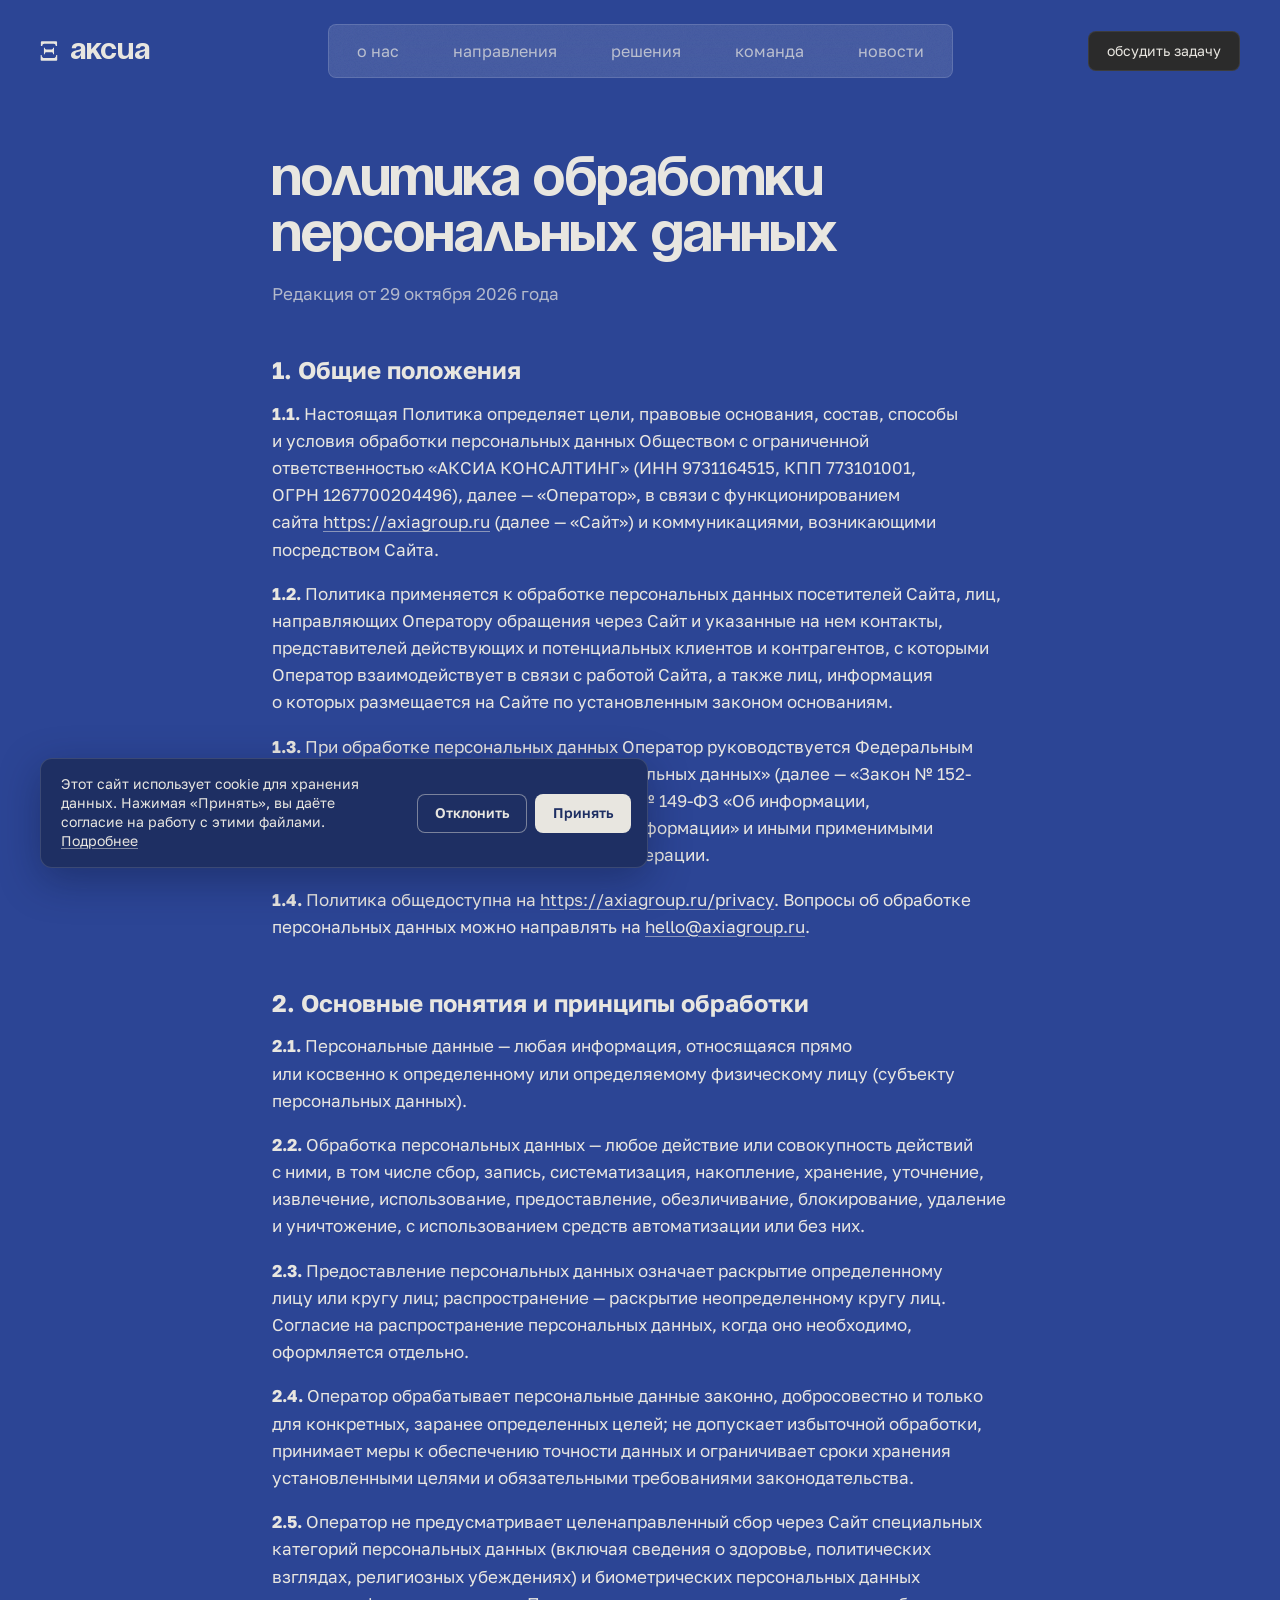
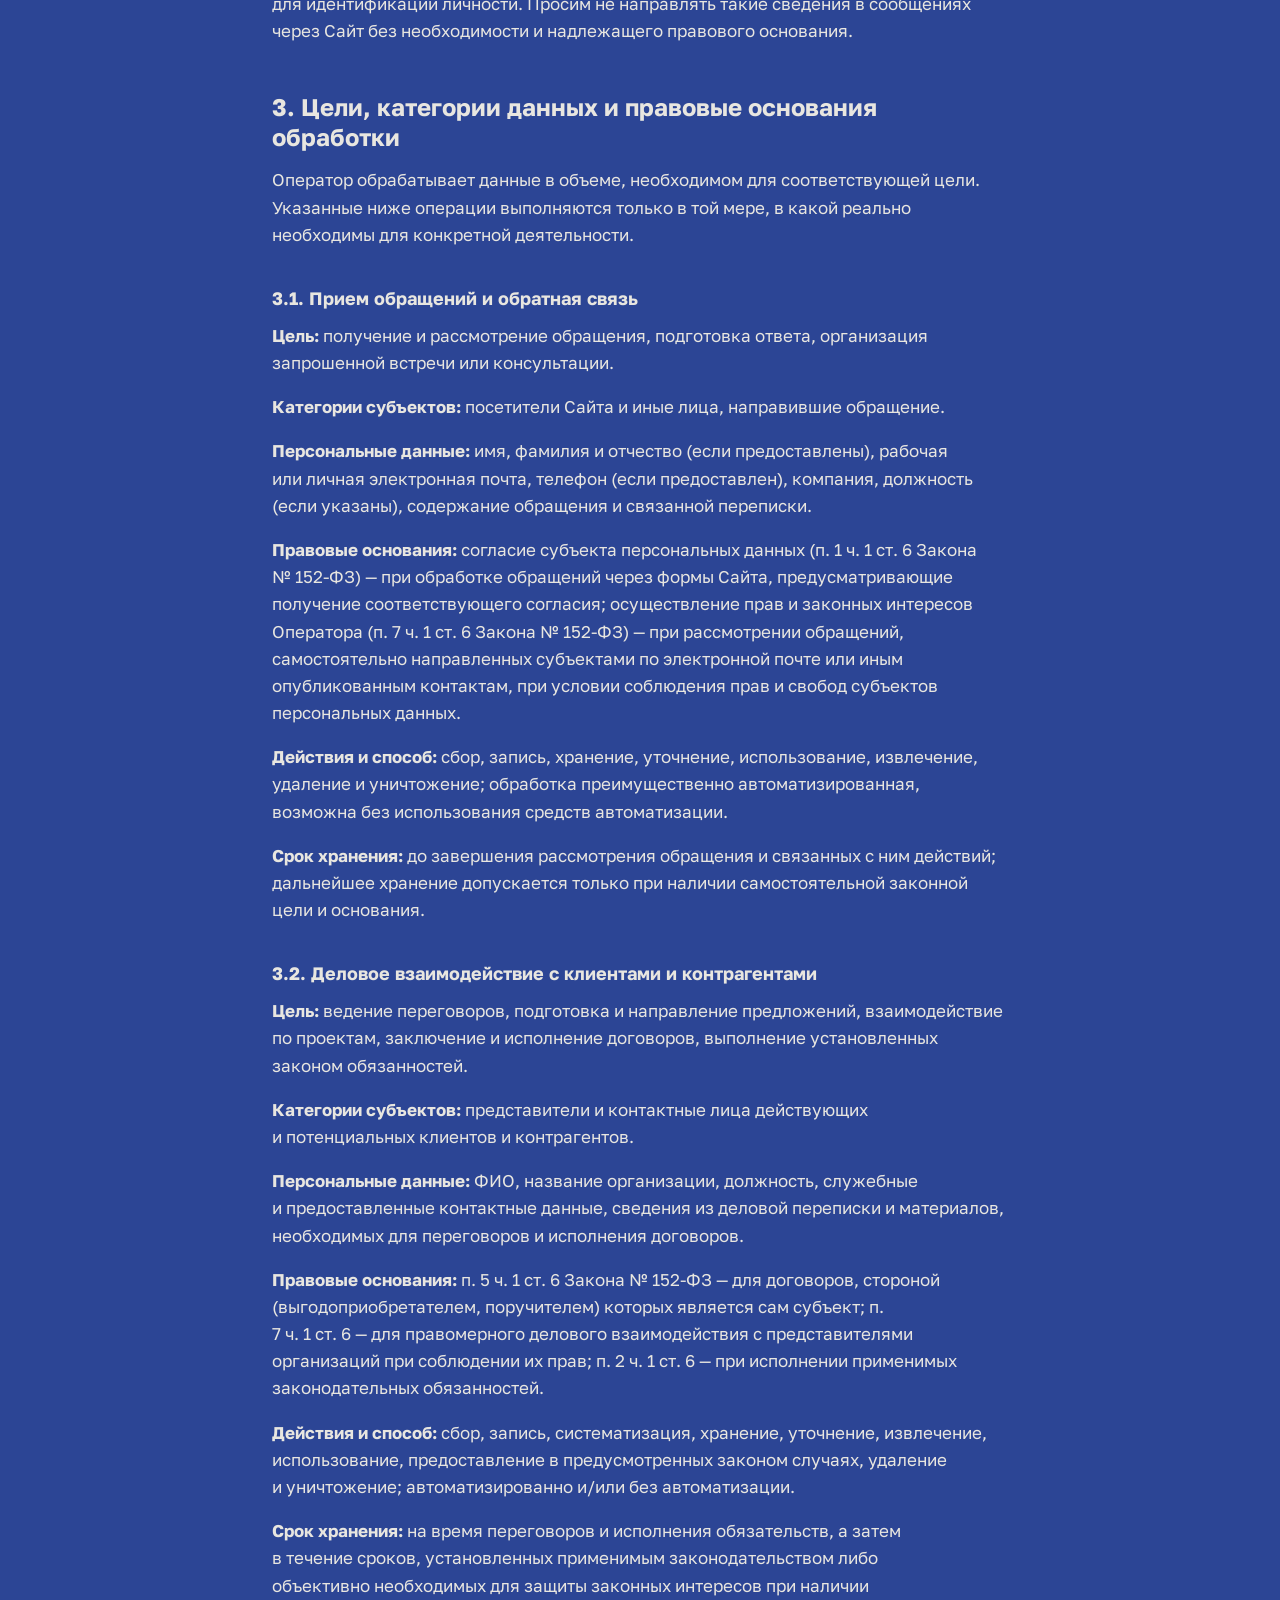
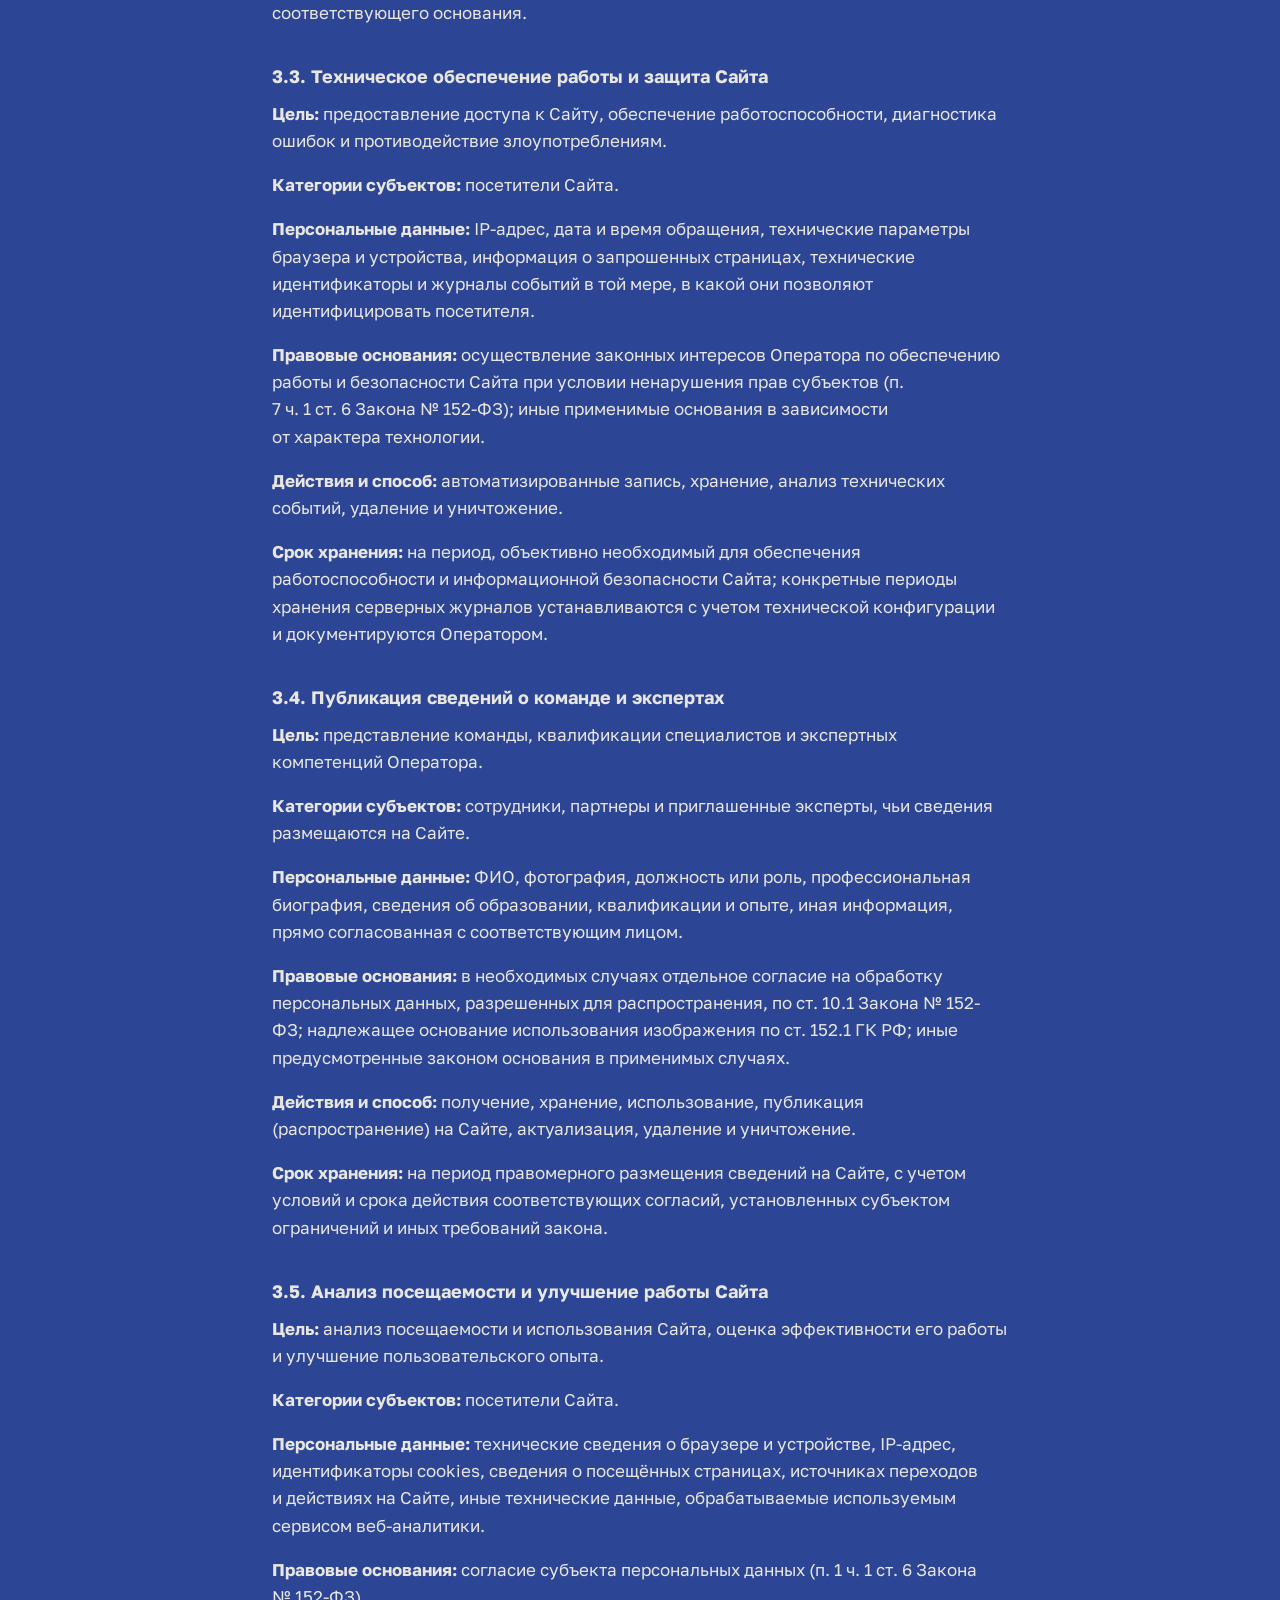
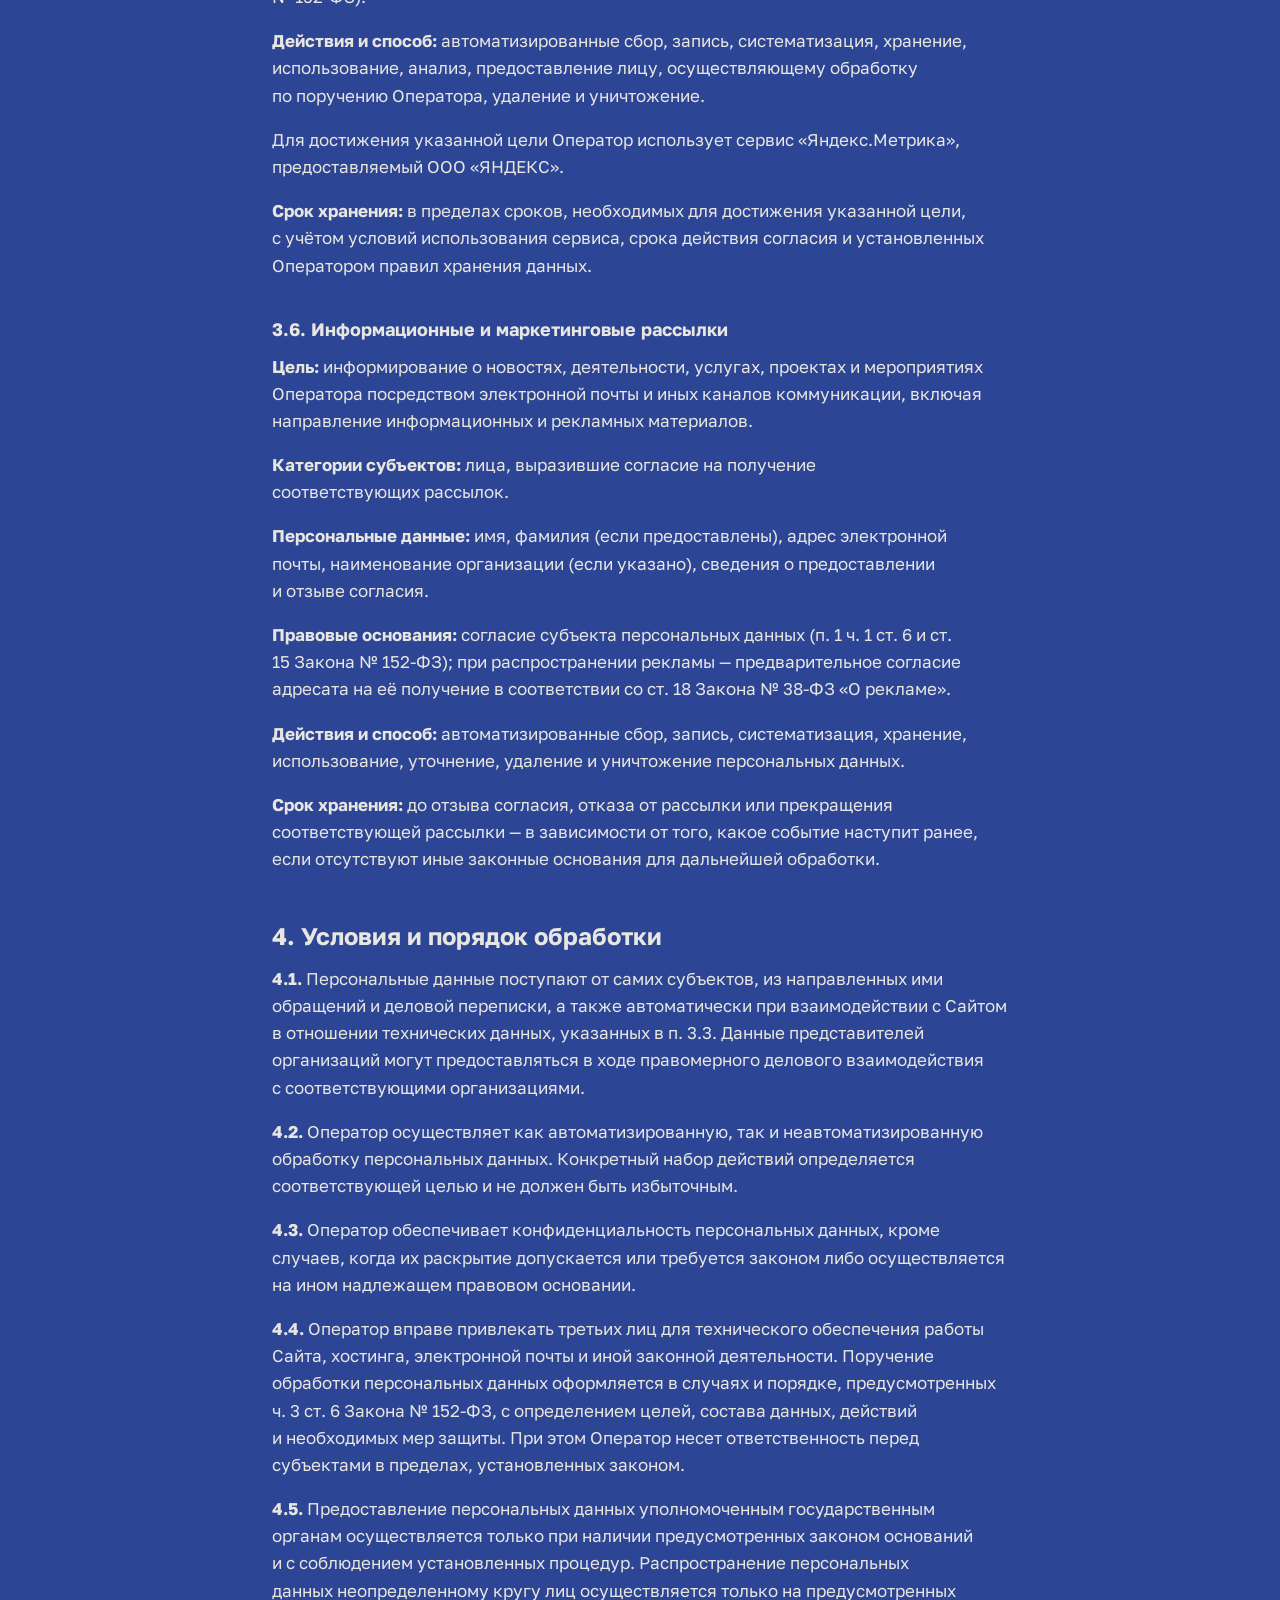
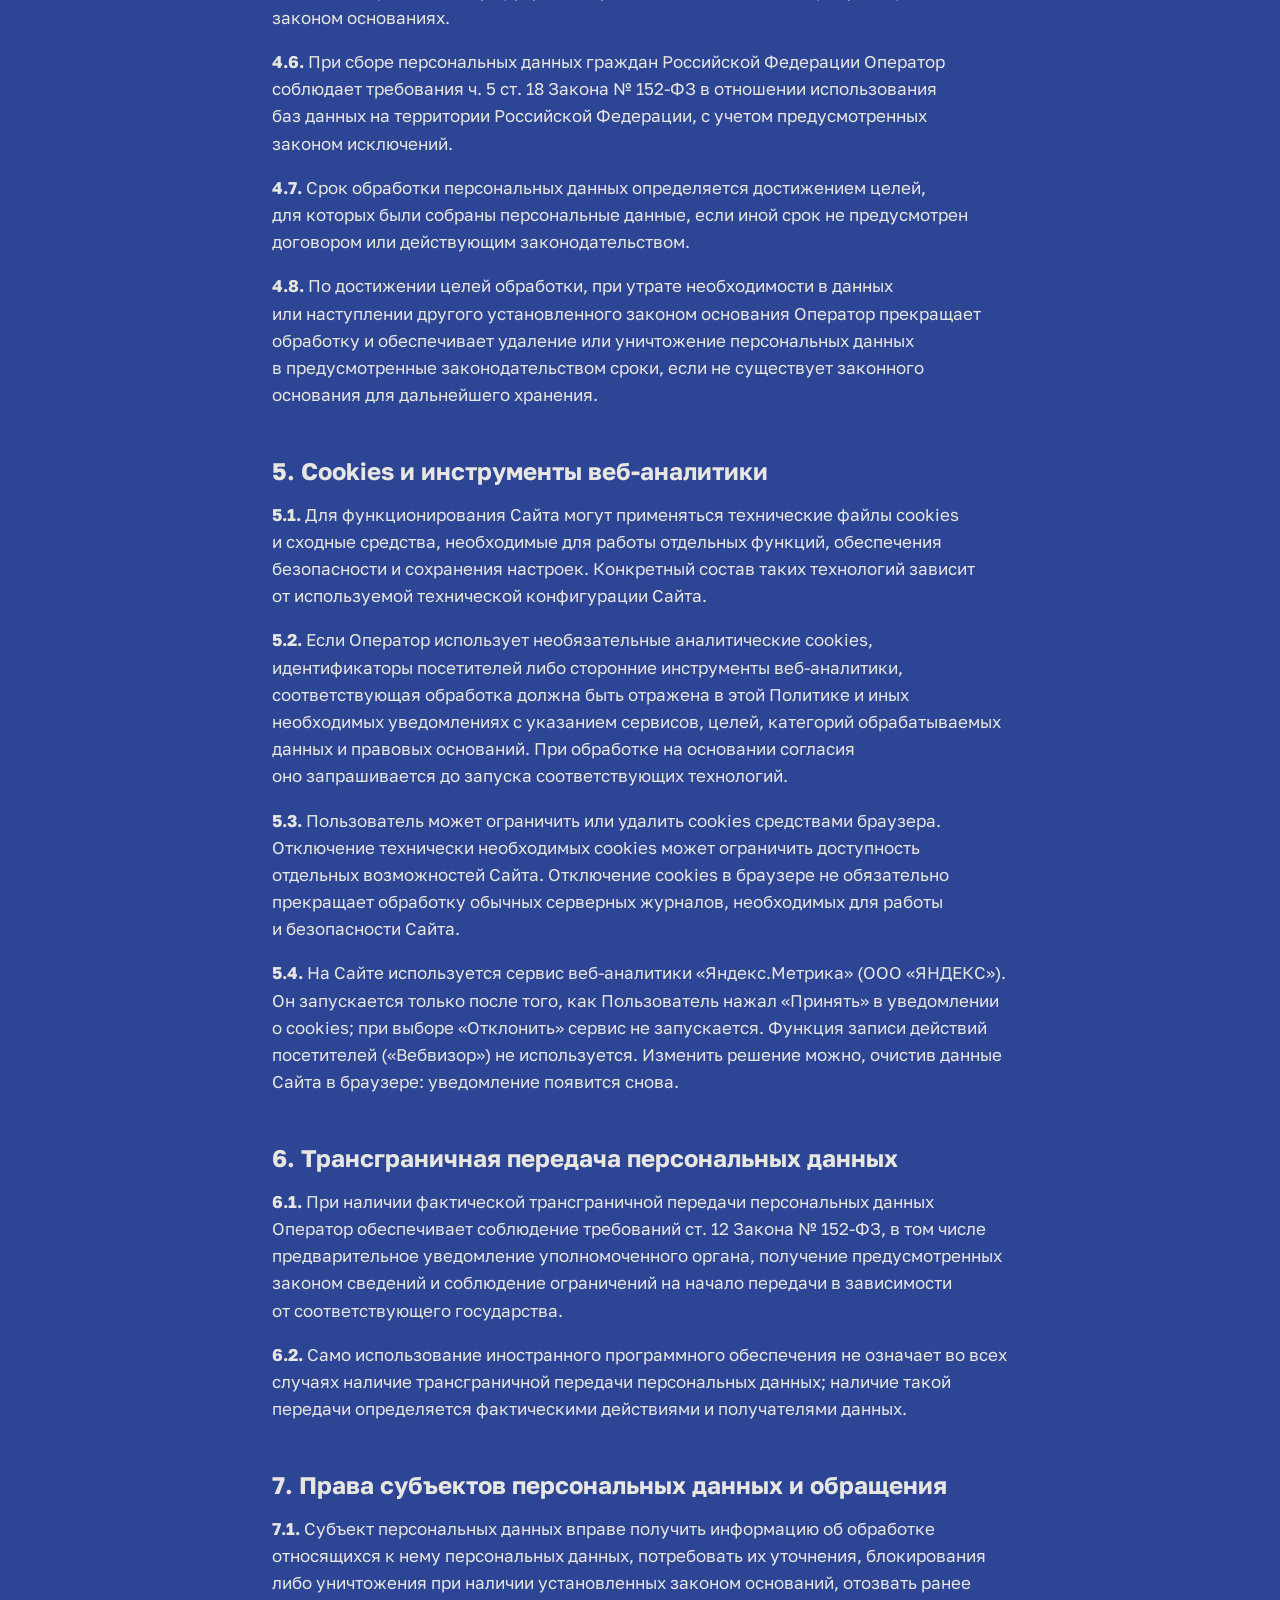
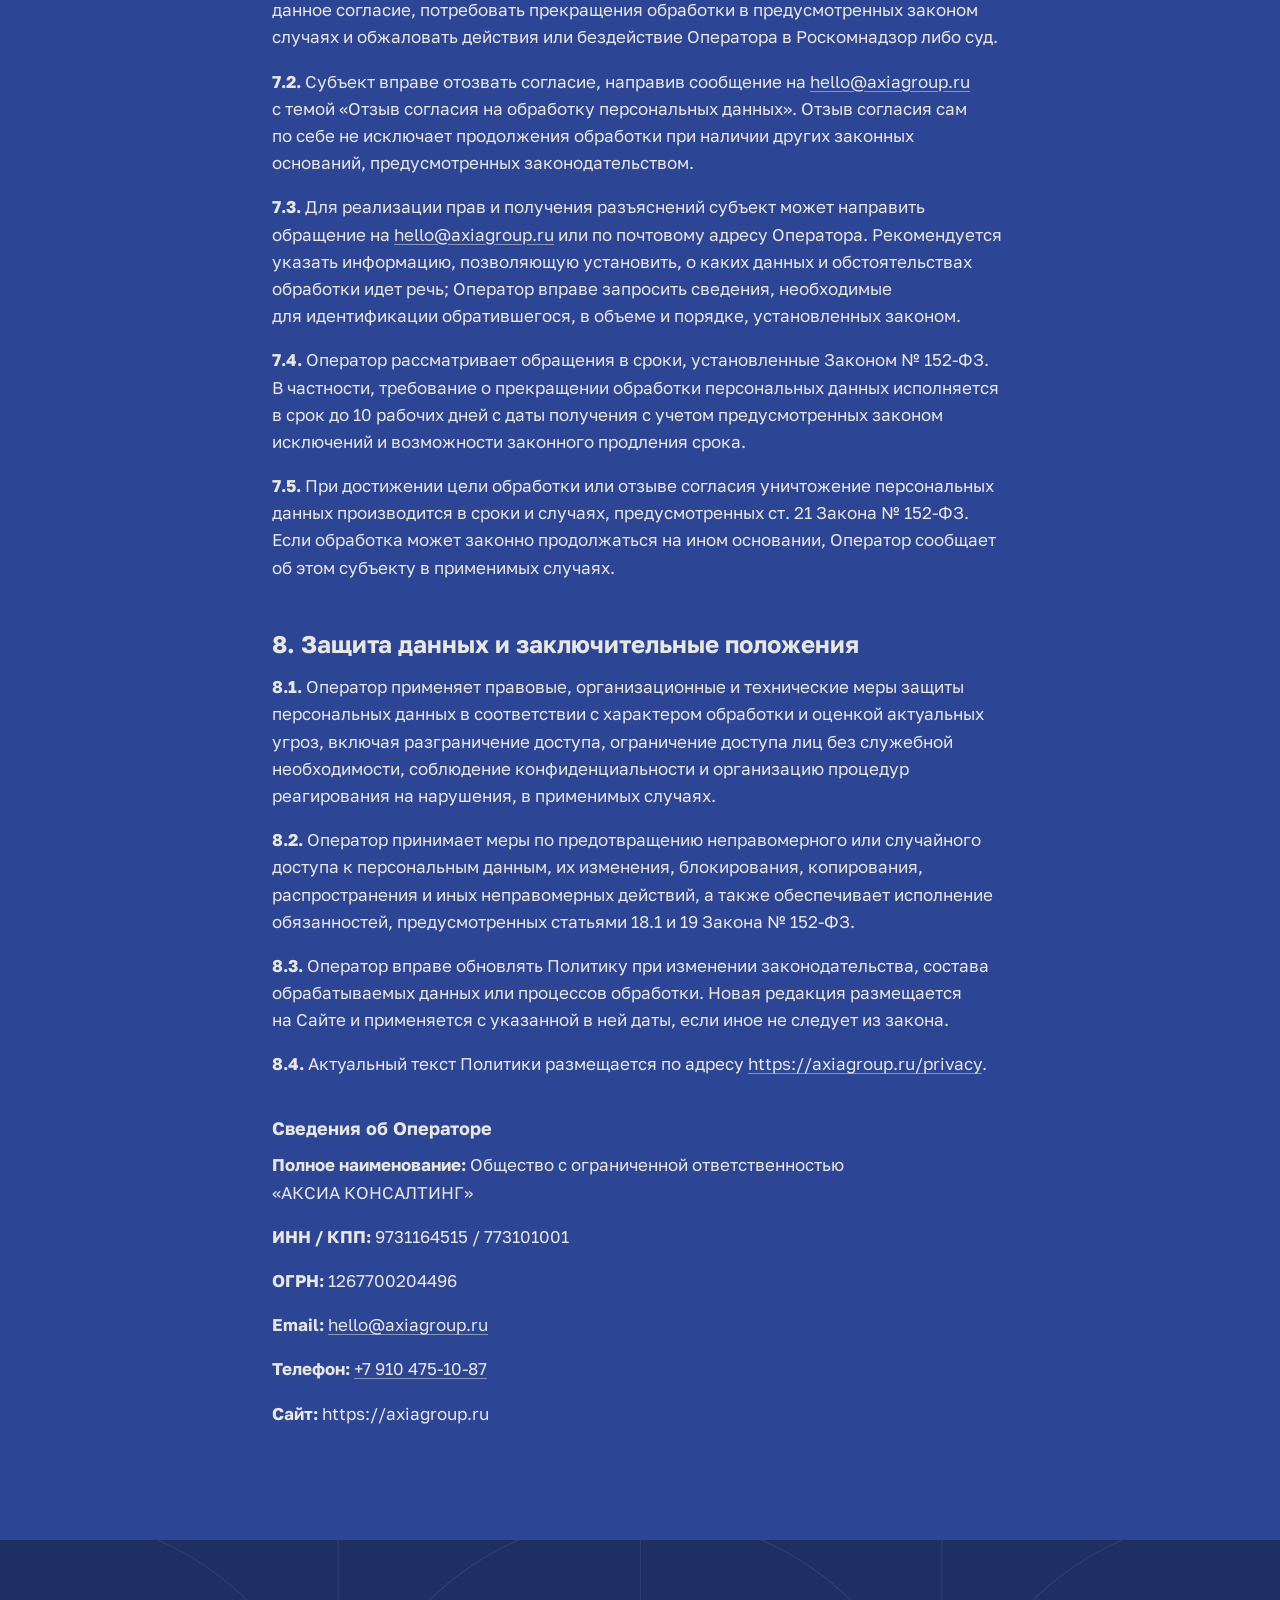
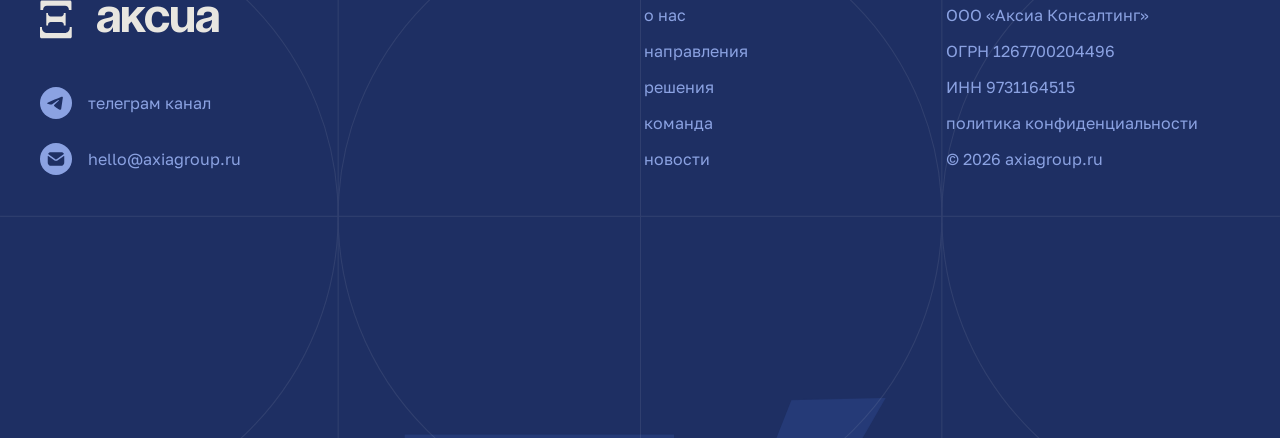
<file: privacy.html>
<!doctype html>
<html lang="ru">
<head>
<meta charset="utf-8">
<meta name="viewport" content="width=device-width, initial-scale=1, viewport-fit=cover">
<title>Политика обработки персональных данных — аксиа</title>
<meta http-equiv="Content-Security-Policy" content="default-src 'self'; script-src 'self' https://smartcaptcha.yandexcloud.net https://mc.yandex.ru https://yastatic.net; style-src 'self' 'unsafe-inline'; img-src 'self' data: blob: https://smartcaptcha.yandexcloud.net https://mc.yandex.ru https://mc.yandex.com; font-src 'self'; connect-src 'self' https://smartcaptcha.yandexcloud.net https://mc.yandex.ru https://mc.yandex.com; frame-src https://smartcaptcha.yandexcloud.net; object-src 'none'; base-uri 'self'; form-action 'self'">
<meta name="referrer" content="strict-origin-when-cross-origin">
<meta name="description" content="Как ООО «Аксиа Консалтинг» обрабатывает и защищает персональные данные пользователей сайта">
<link rel="canonical" href="https://axiagroup.ru/privacy">
<meta property="og:url" content="https://axiagroup.ru/privacy">
<meta property="og:type" content="website">
<meta property="og:site_name" content="аксиа">
<meta property="og:locale" content="ru_RU">
<meta property="og:title" content="Политика обработки персональных данных — аксиа">
<meta property="og:description" content="Как ООО «Аксиа Консалтинг» обрабатывает и защищает персональные данные пользователей сайта">
<meta property="og:image" content="https://axiagroup.ru/assets/img/og.png">
<meta name="twitter:card" content="summary_large_image">
<link rel="icon" href="/favicon.ico" sizes="32x32">
<link rel="icon" href="/favicon.svg" type="image/svg+xml">
<link rel="apple-touch-icon" href="/apple-touch-icon.png">
<link rel="stylesheet" href="/assets/css/fonts.css?v=95c1c764a6">
<link rel="stylesheet" href="/assets/css/site.css?v=1fae6c9f6e">
<link rel="stylesheet" href="/assets/css/page.css?v=eea0870c1d">
<link rel="stylesheet" href="/assets/css/pages.css?v=e83cc9c77f">
</head>
<body class="pg" data-nav="pinned">
<div class="axia is-top pg-axia">
<header class="header">
<a class="logo" href="/" aria-label="аксиа — на главную" style="align-items: center">
<svg class="logo__mark" viewBox="0 0 20 24" fill="currentColor" aria-hidden="true" style="width: 1.125rem; height: 1.25rem"><path d="M18.6973 0.181152C19.231 0.181152 19.664 0.613285 19.6641 1.14697V6.06494H18.0332V5.76807C18.0332 4.45692 16.9703 3.39404 15.6592 3.39404H4.3457C3.03457 3.39405 1.97168 4.45693 1.97168 5.76807V6.06494H0.263672V1.14697C0.263733 0.613284 0.696766 0.181152 1.23047 0.181152H18.6973Z"></path><path d="M0.966797 23.7444C0.433176 23.7444 0.000193059 23.3121 5.56181e-08 22.7786L4.02869e-07 16.7483L1.22559 16.7483L1.22559 17.2668C1.22559 18.9877 2.62092 20.3831 4.3418 20.3831L15.4697 20.3831C17.1906 20.3831 18.5859 18.9877 18.5859 17.2668L18.5859 16.7483L19.8457 16.7483L19.8457 22.7786C19.8455 23.3121 19.4125 23.7444 18.8789 23.7444L0.966797 23.7444Z"></path><path d="M16.0264 15.8191H14.8779V15.2634C14.8778 14.3623 14.1473 13.6318 13.2461 13.6316H6.67969C5.77852 13.6318 5.04802 14.3623 5.04785 15.2634V15.8191H3.93359V7.99292H4.96973V8.47534C4.9699 9.3765 5.7004 10.107 6.60156 10.1072H13.2422C14.1434 10.107 14.8739 9.3765 14.874 8.47534V7.99292H16.0264V15.8191Z"></path></svg>
<span class="logo__word">аксиа</span>
</a>

<div class="nav-slot">
<nav class="nav" aria-label="Разделы сайта">
<div class="nav__bar">
<a class="logo logo--nav" href="/" aria-label="аксиа — на главную" style="align-items: center">
<svg class="logo__mark" viewBox="0 0 20 24" fill="currentColor" aria-hidden="true" style="width: 1.125rem; height: 1.25rem"><path d="M18.6973 0.181152C19.231 0.181152 19.664 0.613285 19.6641 1.14697V6.06494H18.0332V5.76807C18.0332 4.45692 16.9703 3.39404 15.6592 3.39404H4.3457C3.03457 3.39405 1.97168 4.45693 1.97168 5.76807V6.06494H0.263672V1.14697C0.263733 0.613284 0.696766 0.181152 1.23047 0.181152H18.6973Z"></path><path d="M0.966797 23.7444C0.433176 23.7444 0.000193059 23.3121 5.56181e-08 22.7786L4.02869e-07 16.7483L1.22559 16.7483L1.22559 17.2668C1.22559 18.9877 2.62092 20.3831 4.3418 20.3831L15.4697 20.3831C17.1906 20.3831 18.5859 18.9877 18.5859 17.2668L18.5859 16.7483L19.8457 16.7483L19.8457 22.7786C19.8455 23.3121 19.4125 23.7444 18.8789 23.7444L0.966797 23.7444Z"></path><path d="M16.0264 15.8191H14.8779V15.2634C14.8778 14.3623 14.1473 13.6318 13.2461 13.6316H6.67969C5.77852 13.6318 5.04802 14.3623 5.04785 15.2634V15.8191H3.93359V7.99292H4.96973V8.47534C4.9699 9.3765 5.7004 10.107 6.60156 10.1072H13.2422C14.1434 10.107 14.8739 9.3765 14.874 8.47534V7.99292H16.0264V15.8191Z"></path></svg>
<span class="logo__word">аксиа</span>
</a>
<ul class="nav__row" aria-label="Разделы">
<li><a href="/#who">о нас</a></li>
<li><a href="/#directions">направления</a></li>
<li><a href="/#solutions">решения</a></li>
<li><a href="/#team">команда</a></li>
<li data-news><a href="/#news">новости</a></li>
</ul>
<button class="nav__toggle" type="button" aria-label="Разделы" aria-expanded="false" aria-controls="nav-body">
<span class="nav__label">Документы</span>
<svg class="nav__icon nav__icon--desk" viewBox="0 0 20 20" fill="currentColor" aria-hidden="true"><path d="M19.3438 2C19.7062 2 20 2.29381 20 2.65625V4.5H19.1299V4.32324C19.1299 3.96081 18.8361 3.66699 18.4736 3.66699H1.52539C1.16295 3.66699 0.869141 3.96081 0.869141 4.32324V4.5H0V2.65625C0 2.29381 0.293813 2 0.65625 2H19.3438Z"></path><path d="M0.65625 18C0.293813 18 2.56842e-08 17.7062 5.73694e-08 17.3437L2.18555e-07 15.5L0.870117 15.5L0.870117 15.6768C0.870117 16.0392 1.16393 16.333 1.52637 16.333L18.4746 16.333C18.837 16.333 19.1309 16.0392 19.1309 15.6768L19.1309 15.5L20 15.5L20 17.3438C20 17.7062 19.7062 18 19.3438 18L0.65625 18Z"></path><path d="M18.75 11.25H17.8203C17.7055 11.0573 17.4974 10.9268 17.2568 10.9268H2.74023C2.49965 10.9268 2.29157 11.0573 2.17676 11.25H1.25V8.75H2.10059C2.16808 9.0418 2.42793 9.2597 2.74023 9.25977H17.2568C17.5691 9.25971 17.829 9.0418 17.8965 8.75H18.75V11.25Z"></path></svg>
<svg class="nav__icon nav__icon--touch" viewBox="0 0 20 20" fill="currentColor" aria-hidden="true"><rect x="0" y="2.75" width="20" height="1.5" rx="0.75"></rect><rect x="1.25" y="9.25" width="17.5" height="1.5" rx="0.75"></rect><rect x="0" y="15.75" width="20" height="1.5" rx="0.75"></rect></svg>
</button>
</div>
<div class="nav__body" id="nav-body">
<div class="nav__inner">
<div class="nav__content">
<ul class="nav__list">
<li><a class="nav__link" href="/#who">о нас</a></li>
<li><a class="nav__link" href="/#directions">направления</a></li>
<li><a class="nav__link" href="/#solutions">решения</a></li>
<li><a class="nav__link" href="/#team">команда</a></li>
<li data-news><a class="nav__link" href="/#news">новости</a></li>
</ul>
</div>
</div>
</div>
</nav>
</div>

<a class="cta" href="/#contact">обсудить&nbsp;задачу</a>
</header>

<main class="pg-main">
<article class="doc">
<h1>Политика обработки персональных данных</h1>
<p class="doc__date">Редакция от 29 октября 2026 года</p>

<h2>1. Общие положения</h2>
<p><strong>1.1.</strong> Настоящая Политика определяет цели, правовые основания, состав, способы и условия обработки персональных данных Обществом с ограниченной ответственностью «АКСИА КОНСАЛТИНГ» (ИНН 9731164515, КПП 773101001, ОГРН 1267700204496), далее — «Оператор», в связи с функционированием сайта <a href="https://axiagroup.ru">https://axiagroup.ru</a> (далее — «Сайт») и коммуникациями, возникающими посредством Сайта.</p>
<p><strong>1.2.</strong> Политика применяется к обработке персональных данных посетителей Сайта, лиц, направляющих Оператору обращения через Сайт и указанные на нем контакты, представителей действующих и потенциальных клиентов и контрагентов, с которыми Оператор взаимодействует в связи с работой Сайта, а также лиц, информация о которых размещается на Сайте по установленным законом основаниям.</p>
<p><strong>1.3.</strong> При обработке персональных данных Оператор руководствуется Федеральным законом от 27.07.2006 № 152-ФЗ «О персональных данных» (далее — «Закон № 152-ФЗ»), Федеральным законом от 27.07.2006 № 149-ФЗ «Об информации, информационных технологиях и о защите информации» и иными применимыми нормами законодательства Российской Федерации.</p>
<p><strong>1.4.</strong> Политика общедоступна на <a href="/privacy">https://axiagroup.ru/privacy</a>. Вопросы об обработке персональных данных можно направлять на <a href="mailto:hello@axiagroup.ru">hello@axiagroup.ru</a>.</p>
<h2>2. Основные понятия и принципы обработки</h2>
<p><strong>2.1.</strong> Персональные данные — любая информация, относящаяся прямо или косвенно к определенному или определяемому физическому лицу (субъекту персональных данных).</p>
<p><strong>2.2.</strong> Обработка персональных данных — любое действие или совокупность действий с ними, в том числе сбор, запись, систематизация, накопление, хранение, уточнение, извлечение, использование, предоставление, обезличивание, блокирование, удаление и уничтожение, с использованием средств автоматизации или без них.</p>
<p><strong>2.3.</strong> Предоставление персональных данных означает раскрытие определенному лицу или кругу лиц; распространение — раскрытие неопределенному кругу лиц. Согласие на распространение персональных данных, когда оно необходимо, оформляется отдельно.</p>
<p><strong>2.4.</strong> Оператор обрабатывает персональные данные законно, добросовестно и только для конкретных, заранее определенных целей; не допускает избыточной обработки, принимает меры к обеспечению точности данных и ограничивает сроки хранения установленными целями и обязательными требованиями законодательства.</p>
<p><strong>2.5.</strong> Оператор не предусматривает целенаправленный сбор через Сайт специальных категорий персональных данных (включая сведения о здоровье, политических взглядах, религиозных убеждениях) и биометрических персональных данных для идентификации личности. Просим не направлять такие сведения в сообщениях через Сайт без необходимости и надлежащего правового основания.</p>
<h2>3. Цели, категории данных и правовые основания обработки</h2>
<p>Оператор обрабатывает данные в объеме, необходимом для соответствующей цели. Указанные ниже операции выполняются только в той мере, в какой реально необходимы для конкретной деятельности.</p>
<h3>3.1. Прием обращений и обратная связь</h3>
<div class="doc__card">
<p><strong>Цель:</strong> получение и рассмотрение обращения, подготовка ответа, организация запрошенной встречи или консультации.</p>
<p><strong>Категории субъектов:</strong> посетители Сайта и иные лица, направившие обращение.</p>
<p><strong>Персональные данные:</strong> имя, фамилия и отчество (если предоставлены), рабочая или личная электронная почта, телефон (если предоставлен), компания, должность (если указаны), содержание обращения и связанной переписки.</p>
<p><strong>Правовые основания:</strong> согласие субъекта персональных данных (п. 1 ч. 1 ст. 6 Закона № 152-ФЗ) — при обработке обращений через формы Сайта, предусматривающие получение соответствующего согласия; осуществление прав и законных интересов Оператора (п. 7 ч. 1 ст. 6 Закона № 152-ФЗ) — при рассмотрении обращений, самостоятельно направленных субъектами по электронной почте или иным опубликованным контактам, при условии соблюдения прав и свобод субъектов персональных данных.</p>
<p><strong>Действия и способ:</strong> сбор, запись, хранение, уточнение, использование, извлечение, удаление и уничтожение; обработка преимущественно автоматизированная, возможна без использования средств автоматизации.</p>
<p><strong>Срок хранения:</strong> до завершения рассмотрения обращения и связанных с ним действий; дальнейшее хранение допускается только при наличии самостоятельной законной цели и основания.</p>
</div>
<h3>3.2. Деловое взаимодействие с клиентами и контрагентами</h3>
<div class="doc__card">
<p><strong>Цель:</strong> ведение переговоров, подготовка и направление предложений, взаимодействие по проектам, заключение и исполнение договоров, выполнение установленных законом обязанностей.</p>
<p><strong>Категории субъектов:</strong> представители и контактные лица действующих и потенциальных клиентов и контрагентов.</p>
<p><strong>Персональные данные:</strong> ФИО, название организации, должность, служебные и предоставленные контактные данные, сведения из деловой переписки и материалов, необходимых для переговоров и исполнения договоров.</p>
<p><strong>Правовые основания:</strong> п. 5 ч. 1 ст. 6 Закона № 152-ФЗ — для договоров, стороной (выгодоприобретателем, поручителем) которых является сам субъект; п. 7 ч. 1 ст. 6 — для правомерного делового взаимодействия с представителями организаций при соблюдении их прав; п. 2 ч. 1 ст. 6 — при исполнении применимых законодательных обязанностей.</p>
<p><strong>Действия и способ:</strong> сбор, запись, систематизация, хранение, уточнение, извлечение, использование, предоставление в предусмотренных законом случаях, удаление и уничтожение; автоматизированно и/или без автоматизации.</p>
<p><strong>Срок хранения:</strong> на время переговоров и исполнения обязательств, а затем в течение сроков, установленных применимым законодательством либо объективно необходимых для защиты законных интересов при наличии соответствующего основания.</p>
</div>
<h3>3.3. Техническое обеспечение работы и защита Сайта</h3>
<div class="doc__card">
<p><strong>Цель:</strong> предоставление доступа к Сайту, обеспечение работоспособности, диагностика ошибок и противодействие злоупотреблениям.</p>
<p><strong>Категории субъектов:</strong> посетители Сайта.</p>
<p><strong>Персональные данные:</strong> IP-адрес, дата и время обращения, технические параметры браузера и устройства, информация о запрошенных страницах, технические идентификаторы и журналы событий в той мере, в какой они позволяют идентифицировать посетителя.</p>
<p><strong>Правовые основания:</strong> осуществление законных интересов Оператора по обеспечению работы и безопасности Сайта при условии ненарушения прав субъектов (п. 7 ч. 1 ст. 6 Закона № 152-ФЗ); иные применимые основания в зависимости от характера технологии.</p>
<p><strong>Действия и способ:</strong> автоматизированные запись, хранение, анализ технических событий, удаление и уничтожение.</p>
<p><strong>Срок хранения:</strong> на период, объективно необходимый для обеспечения работоспособности и информационной безопасности Сайта; конкретные периоды хранения серверных журналов устанавливаются с учетом технической конфигурации и документируются Оператором.</p>
</div>
<h3>3.4. Публикация сведений о команде и экспертах</h3>
<div class="doc__card">
<p><strong>Цель:</strong> представление команды, квалификации специалистов и экспертных компетенций Оператора.</p>
<p><strong>Категории субъектов:</strong> сотрудники, партнеры и приглашенные эксперты, чьи сведения размещаются на Сайте.</p>
<p><strong>Персональные данные:</strong> ФИО, фотография, должность или роль, профессиональная биография, сведения об образовании, квалификации и опыте, иная информация, прямо согласованная с соответствующим лицом.</p>
<p><strong>Правовые основания:</strong> в необходимых случаях отдельное согласие на обработку персональных данных, разрешенных для распространения, по ст. 10.1 Закона № 152-ФЗ; надлежащее основание использования изображения по ст. 152.1 ГК РФ; иные предусмотренные законом основания в применимых случаях.</p>
<p><strong>Действия и способ:</strong> получение, хранение, использование, публикация (распространение) на Сайте, актуализация, удаление и уничтожение.</p>
<p><strong>Срок хранения:</strong> на период правомерного размещения сведений на Сайте, с учетом условий и срока действия соответствующих согласий, установленных субъектом ограничений и иных требований закона.</p>
</div>
<h3>3.5. Анализ посещаемости и улучшение работы Сайта</h3>
<div class="doc__card">
<p><strong>Цель:</strong> анализ посещаемости и использования Сайта, оценка эффективности его работы и улучшение пользовательского опыта.</p>
<p><strong>Категории субъектов:</strong> посетители Сайта.</p>
<p><strong>Персональные данные:</strong> технические сведения о браузере и устройстве, IP-адрес, идентификаторы cookies, сведения о посещённых страницах, источниках переходов и действиях на Сайте, иные технические данные, обрабатываемые используемым сервисом веб-аналитики.</p>
<p><strong>Правовые основания:</strong> согласие субъекта персональных данных (п. 1 ч. 1 ст. 6 Закона № 152-ФЗ).</p>
<p><strong>Действия и способ:</strong> автоматизированные сбор, запись, систематизация, хранение, использование, анализ, предоставление лицу, осуществляющему обработку по поручению Оператора, удаление и уничтожение.</p>
<p>Для достижения указанной цели Оператор использует сервис «Яндекс.Метрика», предоставляемый ООО «ЯНДЕКС».</p>
<p><strong>Срок хранения:</strong> в пределах сроков, необходимых для достижения указанной цели, с учётом условий использования сервиса, срока действия согласия и установленных Оператором правил хранения данных.</p>
</div>
<h3>3.6. Информационные и маркетинговые рассылки</h3>
<div class="doc__card">
<p><strong>Цель:</strong> информирование о новостях, деятельности, услугах, проектах и мероприятиях Оператора посредством электронной почты и иных каналов коммуникации, включая направление информационных и рекламных материалов.</p>
<p><strong>Категории субъектов:</strong> лица, выразившие согласие на получение соответствующих рассылок.</p>
<p><strong>Персональные данные:</strong> имя, фамилия (если предоставлены), адрес электронной почты, наименование организации (если указано), сведения о предоставлении и отзыве согласия.</p>
<p><strong>Правовые основания:</strong> согласие субъекта персональных данных (п. 1 ч. 1 ст. 6 и ст. 15 Закона № 152-ФЗ); при распространении рекламы — предварительное согласие адресата на её получение в соответствии со ст. 18 Закона № 38-ФЗ «О рекламе».</p>
<p><strong>Действия и способ:</strong> автоматизированные сбор, запись, систематизация, хранение, использование, уточнение, удаление и уничтожение персональных данных.</p>
<p><strong>Срок хранения:</strong> до отзыва согласия, отказа от рассылки или прекращения соответствующей рассылки — в зависимости от того, какое событие наступит ранее, если отсутствуют иные законные основания для дальнейшей обработки.</p>
</div>
<h2>4. Условия и порядок обработки</h2>
<p><strong>4.1.</strong> Персональные данные поступают от самих субъектов, из направленных ими обращений и деловой переписки, а также автоматически при взаимодействии с Сайтом в отношении технических данных, указанных в п. 3.3. Данные представителей организаций могут предоставляться в ходе правомерного делового взаимодействия с соответствующими организациями.</p>
<p><strong>4.2.</strong> Оператор осуществляет как автоматизированную, так и неавтоматизированную обработку персональных данных. Конкретный набор действий определяется соответствующей целью и не должен быть избыточным.</p>
<p><strong>4.3.</strong> Оператор обеспечивает конфиденциальность персональных данных, кроме случаев, когда их раскрытие допускается или требуется законом либо осуществляется на ином надлежащем правовом основании.</p>
<p><strong>4.4.</strong> Оператор вправе привлекать третьих лиц для технического обеспечения работы Сайта, хостинга, электронной почты и иной законной деятельности. Поручение обработки персональных данных оформляется в случаях и порядке, предусмотренных ч. 3 ст. 6 Закона № 152-ФЗ, с определением целей, состава данных, действий и необходимых мер защиты. При этом Оператор несет ответственность перед субъектами в пределах, установленных законом.</p>
<p><strong>4.5.</strong> Предоставление персональных данных уполномоченным государственным органам осуществляется только при наличии предусмотренных законом оснований и с соблюдением установленных процедур. Распространение персональных данных неопределенному кругу лиц осуществляется только на предусмотренных законом основаниях.</p>
<p><strong>4.6.</strong> При сборе персональных данных граждан Российской Федерации Оператор соблюдает требования ч. 5 ст. 18 Закона № 152-ФЗ в отношении использования баз данных на территории Российской Федерации, с учетом предусмотренных законом исключений.</p>
<p><strong>4.7.</strong> Срок обработки персональных данных определяется достижением целей, для которых были собраны персональные данные, если иной срок не предусмотрен договором или действующим законодательством.</p>
<p><strong>4.8.</strong> По достижении целей обработки, при утрате необходимости в данных или наступлении другого установленного законом основания Оператор прекращает обработку и обеспечивает удаление или уничтожение персональных данных в предусмотренные законодательством сроки, если не существует законного основания для дальнейшего хранения.</p>
<h2>5. Cookies и инструменты веб-аналитики</h2>
<p><strong>5.1.</strong> Для функционирования Сайта могут применяться технические файлы cookies и сходные средства, необходимые для работы отдельных функций, обеспечения безопасности и сохранения настроек. Конкретный состав таких технологий зависит от используемой технической конфигурации Сайта.</p>
<p><strong>5.2.</strong> Если Оператор использует необязательные аналитические cookies, идентификаторы посетителей либо сторонние инструменты веб-аналитики, соответствующая обработка должна быть отражена в этой Политике и иных необходимых уведомлениях с указанием сервисов, целей, категорий обрабатываемых данных и правовых оснований. При обработке на основании согласия оно запрашивается до запуска соответствующих технологий.</p>
<p><strong>5.3.</strong> Пользователь может ограничить или удалить cookies средствами браузера. Отключение технически необходимых cookies может ограничить доступность отдельных возможностей Сайта. Отключение cookies в браузере не обязательно прекращает обработку обычных серверных журналов, необходимых для работы и безопасности Сайта.</p>
<p><strong>5.4.</strong> На Сайте используется сервис веб-аналитики «Яндекс.Метрика» (ООО «ЯНДЕКС»). Он запускается только после того, как Пользователь нажал «Принять» в уведомлении о cookies; при выборе «Отклонить» сервис не запускается. Функция записи действий посетителей («Вебвизор») не используется. Изменить решение можно, очистив данные Сайта в браузере: уведомление появится снова.</p>
<h2>6. Трансграничная передача персональных данных</h2>
<p><strong>6.1.</strong> При наличии фактической трансграничной передачи персональных данных Оператор обеспечивает соблюдение требований ст. 12 Закона № 152-ФЗ, в том числе предварительное уведомление уполномоченного органа, получение предусмотренных законом сведений и соблюдение ограничений на начало передачи в зависимости от соответствующего государства.</p>
<p><strong>6.2.</strong> Само использование иностранного программного обеспечения не означает во всех случаях наличие трансграничной передачи персональных данных; наличие такой передачи определяется фактическими действиями и получателями данных.</p>
<h2>7. Права субъектов персональных данных и обращения</h2>
<p><strong>7.1.</strong> Субъект персональных данных вправе получить информацию об обработке относящихся к нему персональных данных, потребовать их уточнения, блокирования либо уничтожения при наличии установленных законом оснований, отозвать ранее данное согласие, потребовать прекращения обработки в предусмотренных законом случаях и обжаловать действия или бездействие Оператора в Роскомнадзор либо суд.</p>
<p><strong>7.2.</strong> Субъект вправе отозвать согласие, направив сообщение на <a href="mailto:hello@axiagroup.ru">hello@axiagroup.ru</a> с темой «Отзыв согласия на обработку персональных данных». Отзыв согласия сам по себе не исключает продолжения обработки при наличии других законных оснований, предусмотренных законодательством.</p>
<p><strong>7.3.</strong> Для реализации прав и получения разъяснений субъект может направить обращение на <a href="mailto:hello@axiagroup.ru">hello@axiagroup.ru</a> или по почтовому адресу Оператора. Рекомендуется указать информацию, позволяющую установить, о каких данных и обстоятельствах обработки идет речь; Оператор вправе запросить сведения, необходимые для идентификации обратившегося, в объеме и порядке, установленных законом.</p>
<p><strong>7.4.</strong> Оператор рассматривает обращения в сроки, установленные Законом № 152-ФЗ. В частности, требование о прекращении обработки персональных данных исполняется в срок до 10 рабочих дней с даты получения с учетом предусмотренных законом исключений и возможности законного продления срока.</p>
<p><strong>7.5.</strong> При достижении цели обработки или отзыве согласия уничтожение персональных данных производится в сроки и случаях, предусмотренных ст. 21 Закона № 152-ФЗ. Если обработка может законно продолжаться на ином основании, Оператор сообщает об этом субъекту в применимых случаях.</p>
<h2>8. Защита данных и заключительные положения</h2>
<p><strong>8.1.</strong> Оператор применяет правовые, организационные и технические меры защиты персональных данных в соответствии с характером обработки и оценкой актуальных угроз, включая разграничение доступа, ограничение доступа лиц без служебной необходимости, соблюдение конфиденциальности и организацию процедур реагирования на нарушения, в применимых случаях.</p>
<p><strong>8.2.</strong> Оператор принимает меры по предотвращению неправомерного или случайного доступа к персональным данным, их изменения, блокирования, копирования, распространения и иных неправомерных действий, а также обеспечивает исполнение обязанностей, предусмотренных статьями 18.1 и 19 Закона № 152-ФЗ.</p>
<p><strong>8.3.</strong> Оператор вправе обновлять Политику при изменении законодательства, состава обрабатываемых данных или процессов обработки. Новая редакция размещается на Сайте и применяется с указанной в ней даты, если иное не следует из закона.</p>
<p><strong>8.4.</strong> Актуальный текст Политики размещается по адресу <a href="/privacy">https://axiagroup.ru/privacy</a>.</p>
<h3>Сведения об Операторе</h3>
<p><strong>Полное наименование:</strong> Общество с ограниченной ответственностью «АКСИА КОНСАЛТИНГ»</p>
<p><strong>ИНН / КПП:</strong> 9731164515 / 773101001</p>
<p><strong>ОГРН:</strong> 1267700204496</p>
<p><strong>Email:</strong> <a href="mailto:hello@axiagroup.ru">hello@axiagroup.ru</a></p>
<p><strong>Телефон:</strong> <a href="tel:+79104751087">+7&nbsp;910&nbsp;475-10-87</a></p>
<p><strong>Сайт:</strong> https://axiagroup.ru</p>
</article>
</main>
<footer class="foot">
<span class="foot__word foot__wl1" aria-hidden="true"></span>
<span class="foot__word foot__wl2" aria-hidden="true"></span>
<span class="foot__word foot__wl3" aria-hidden="true"></span>
<span class="foot__word foot__wl4" aria-hidden="true"></span>
<div class="foot__brand">
<a class="foot__logo" href="/" aria-label="аксиа — наверх"><svg class="foot__mark" viewBox="0 0 20 24" fill="currentColor" aria-hidden="true"><path d="M18.6973 0.181152C19.231 0.181152 19.664 0.613285 19.6641 1.14697V6.06494H18.0332V5.76807C18.0332 4.45692 16.9703 3.39404 15.6592 3.39404H4.3457C3.03457 3.39405 1.97168 4.45693 1.97168 5.76807V6.06494H0.263672V1.14697C0.263733 0.613284 0.696766 0.181152 1.23047 0.181152H18.6973Z"></path><path d="M0.966797 23.7444C0.433176 23.7444 0.000193059 23.3121 5.56181e-08 22.7786L4.02869e-07 16.7483L1.22559 16.7483L1.22559 17.2668C1.22559 18.9877 2.62092 20.3831 4.3418 20.3831L15.4697 20.3831C17.1906 20.3831 18.5859 18.9877 18.5859 17.2668L18.5859 16.7483L19.8457 16.7483L19.8457 22.7786C19.8455 23.3121 19.4125 23.7444 18.8789 23.7444L0.966797 23.7444Z"></path><path d="M16.0264 15.8191H14.8779V15.2634C14.8778 14.3623 14.1473 13.6318 13.2461 13.6316H6.67969C5.77852 13.6318 5.04802 14.3623 5.04785 15.2634V15.8191H3.93359V7.99292H4.96973V8.47534C4.9699 9.3765 5.7004 10.107 6.60156 10.1072H13.2422C14.1434 10.107 14.8739 9.3765 14.874 8.47534V7.99292H16.0264V15.8191Z"></path></svg><span class="foot__logo-word">аксиа</span></a>
<ul class="foot__contacts">
<li><a href="https://t.me/axialogia" target="_blank" rel="noopener"><svg class="foot__ico foot__ico--tg" viewBox="0 0 32 32" fill="none" aria-hidden="true"><rect width="32" height="32" rx="16" fill="#8BA2E2"/><path d="M21.5322 9.74087C21.5322 9.74087 22.9892 9.17275 22.8678 10.5525C22.8273 11.1206 22.4631 13.109 22.1798 15.2598L21.2085 21.631C21.2085 21.631 21.1275 22.5643 20.399 22.7266C19.6705 22.8889 18.5778 22.1585 18.3754 21.9962C18.2135 21.8744 15.34 20.0483 14.3282 19.1555C14.0449 18.9121 13.7211 18.4251 14.3687 17.857L18.6183 13.7989C19.1039 13.312 19.5896 12.1757 17.566 13.5554L11.8999 17.4106C11.8999 17.4106 11.2524 17.8164 10.0382 17.4512L7.40753 16.6396C7.40753 16.6396 6.4362 16.0309 8.09556 15.4221C12.1428 13.5148 17.1208 11.567 21.5322 9.74087Z" fill="#1E2F63"/></svg><span>телеграм канал</span></a></li>
<li><a href="mailto:hello@axiagroup.ru"><svg class="foot__ico foot__ico--mail" viewBox="0 0 32 32" fill="none" aria-hidden="true"><rect width="32" height="32" rx="16" fill="#8BA2E2"/><path d="M8.60014 13.1361C8.37519 12.9754 8.26272 12.8951 8.16466 12.8846C8.01801 12.869 7.87105 12.9447 7.7985 13.0731C7.74999 13.1589 7.75 13.2956 7.75 13.569V18.431C7.74999 19.0347 7.74998 19.533 7.78315 19.9389C7.81759 20.3604 7.89151 20.748 8.07698 21.112C8.3646 21.6765 8.82354 22.1354 9.38803 22.423C9.75203 22.6085 10.1396 22.6824 10.5611 22.7169C10.967 22.75 11.4653 22.75 12.069 22.75H19.931C20.5347 22.75 21.033 22.75 21.4389 22.7169C21.8604 22.6824 22.248 22.6085 22.612 22.423C23.1765 22.1354 23.6354 21.6765 23.923 21.112C24.1085 20.748 24.1824 20.3604 24.2169 19.9389C24.25 19.533 24.25 19.0347 24.25 18.431V13.569C24.25 13.435 24.25 13.368 24.2377 13.3212C24.1822 13.1097 23.9523 12.9892 23.7468 13.064C23.7013 13.0805 23.6455 13.1191 23.534 13.1964L17.7274 17.2165C17.3157 17.5024 16.9542 17.7534 16.5435 17.853C16.1843 17.94 15.8092 17.9373 15.4514 17.8449C15.0422 17.7394 14.6844 17.483 14.277 17.1911L8.60014 13.1361Z" fill="#1E2F63"/><path d="M23.5996 11.3265C23.7381 11.2307 23.8073 11.1828 23.8498 11.1057C23.8828 11.0458 23.9017 10.951 23.8941 10.8831C23.8844 10.7956 23.8472 10.7378 23.7729 10.6223C23.488 10.1797 23.078 9.81442 22.612 9.57698C22.248 9.39151 21.8604 9.31759 21.4389 9.28315C21.033 9.24998 20.5347 9.24999 19.931 9.25H12.069C11.4653 9.24999 10.967 9.24998 10.5611 9.28315C10.1396 9.31759 9.75203 9.39151 9.38803 9.57698C8.96876 9.79061 8.60635 10.0995 8.33077 10.475C8.24407 10.5932 8.20073 10.6522 8.18644 10.7419C8.17527 10.812 8.19087 10.9094 8.22337 10.9726C8.26493 11.0533 8.33702 11.1048 8.48119 11.2077L15.0625 15.9087C15.6079 16.2983 15.7237 16.3661 15.8261 16.3925C15.9454 16.4233 16.0704 16.4242 16.1902 16.3952C16.293 16.3702 16.4097 16.3042 16.9608 15.9227L23.5996 11.3265Z" fill="#1E2F63"/></svg><span>hello@axiagroup.ru</span></a></li>
</ul>
</div>
<ul class="foot__col foot__col--nav" aria-label="Разделы">
<li><a href="/#who">о нас</a></li>
<li><a href="/#directions">направления</a></li>
<li><a href="/#solutions">решения</a></li>
<li><a href="/#team">команда</a></li>
<li data-news><a href="/news">новости</a></li>
</ul>
<ul class="foot__col foot__col--legal">
<li>ООО «Аксиа Консалтинг»</li>
<li>ОГРН 1267700204496</li>
<li>ИНН 9731164515</li>
<li><a href="/privacy">политика конфиденциальности</a></li>
<li>©&nbsp;2026 axiagroup.ru</li>
</ul>
</footer>
</div>
<script src="/assets/js/inner.js?v=705d047a79"></script>
<script src="/assets/js/typograph.js?v=9bb2994a39"></script>
<script src="/assets/js/cookies.js?v=3fdea71938"></script>
<script src="/assets/js/metrika.js?v=9e9bf6149d"></script>
</body>
</html>
</file>
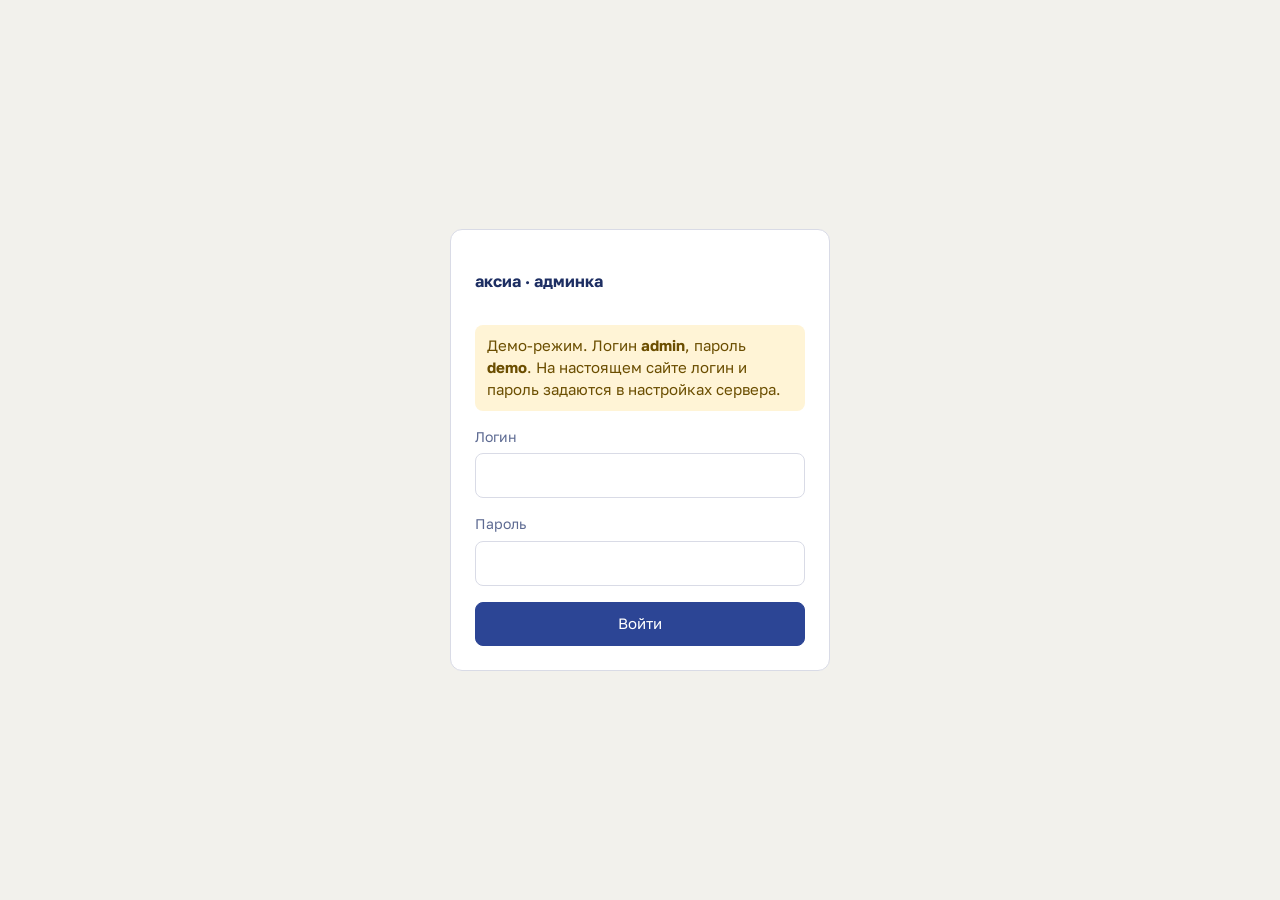
<file: demo/admin.html>
<!doctype html>
<!-- ДЕМО для Vercel: см. demo/demo.js -->
<html lang="ru">
<head>
<meta charset="utf-8">
<meta name="viewport" content="width=device-width, initial-scale=1">
<meta name="robots" content="noindex, nofollow">
<title>Панель — админка аксиа (демо)</title>
<link rel="icon" href="/favicon.ico" sizes="32x32">
<link rel="icon" href="/favicon.svg" type="image/svg+xml">
<link rel="apple-touch-icon" href="/apple-touch-icon.png">
<link rel="stylesheet" href="/assets/css/fonts.css?v=95c1c764a6">
<link rel="stylesheet" href="/admin/admin.css?v=ba85b09dab">
</head>
<body data-demo="admin">
<main id="demo-root"></main>
<script src="/demo/demo.js?v=fe46569bfd"></script>
</body>
</html>
</file>
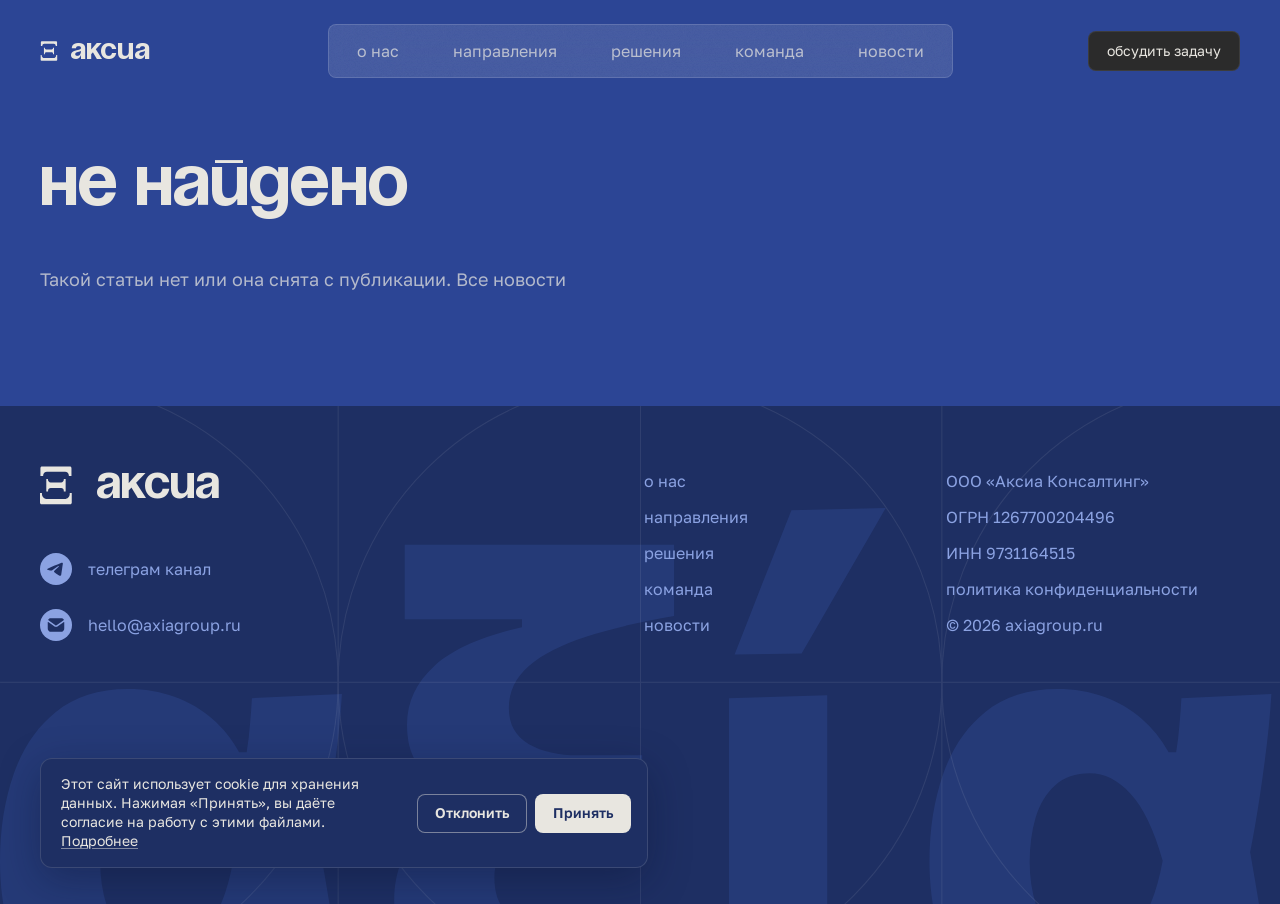
<file: demo/article.html>
<!doctype html>
<!-- ДЕМО для Vercel: см. demo/demo.js -->
<html lang="ru">
<head>
<meta charset="utf-8">
<meta name="viewport" content="width=device-width, initial-scale=1, viewport-fit=cover">
<title>Статья — аксиа</title>
<meta name="robots" content="noindex">
<link rel="stylesheet" href="/demo/demo.css?v=597ca2a467">
<meta property="og:type" content="website">
<meta property="og:site_name" content="аксиа">
<meta property="og:locale" content="ru_RU">
<meta property="og:title" content="Статья — аксиа">
<meta property="og:image" content="https://axiagroup.ru/assets/img/og.png">
<meta name="twitter:card" content="summary_large_image">
<link rel="icon" href="/favicon.ico" sizes="32x32">
<link rel="icon" href="/favicon.svg" type="image/svg+xml">
<link rel="apple-touch-icon" href="/apple-touch-icon.png">
<link rel="stylesheet" href="/assets/css/fonts.css?v=95c1c764a6">
<link rel="stylesheet" href="/assets/css/site.css?v=8fcea67cfa">
<link rel="stylesheet" href="/assets/css/page.css?v=f6016e35e1">
<link rel="stylesheet" href="/assets/css/pages.css?v=bb08ef0dab">
</head>
<body class="pg" data-demo="article">
<div class="axia is-top pg-axia">
<header class="header">
<a class="logo" href="/" aria-label="аксиа — на главную" style="align-items: center">
<svg class="logo__mark" viewBox="0 0 20 24" fill="currentColor" aria-hidden="true" style="width: 1.125rem; height: 1.25rem"><path d="M18.6973 0.181152C19.231 0.181152 19.664 0.613285 19.6641 1.14697V6.06494H18.0332V5.76807C18.0332 4.45692 16.9703 3.39404 15.6592 3.39404H4.3457C3.03457 3.39405 1.97168 4.45693 1.97168 5.76807V6.06494H0.263672V1.14697C0.263733 0.613284 0.696766 0.181152 1.23047 0.181152H18.6973Z"></path><path d="M0.966797 23.7444C0.433176 23.7444 0.000193059 23.3121 5.56181e-08 22.7786L4.02869e-07 16.7483L1.22559 16.7483L1.22559 17.2668C1.22559 18.9877 2.62092 20.3831 4.3418 20.3831L15.4697 20.3831C17.1906 20.3831 18.5859 18.9877 18.5859 17.2668L18.5859 16.7483L19.8457 16.7483L19.8457 22.7786C19.8455 23.3121 19.4125 23.7444 18.8789 23.7444L0.966797 23.7444Z"></path><path d="M16.0264 15.8191H14.8779V15.2634C14.8778 14.3623 14.1473 13.6318 13.2461 13.6316H6.67969C5.77852 13.6318 5.04802 14.3623 5.04785 15.2634V15.8191H3.93359V7.99292H4.96973V8.47534C4.9699 9.3765 5.7004 10.107 6.60156 10.1072H13.2422C14.1434 10.107 14.8739 9.3765 14.874 8.47534V7.99292H16.0264V15.8191Z"></path></svg>
<span class="logo__word">аксиа</span>
</a>

<div class="nav-slot">
<nav class="nav" aria-label="Разделы сайта">
<div class="nav__bar">
<a class="logo logo--nav" href="/" aria-label="аксиа — на главную" style="align-items: center">
<svg class="logo__mark" viewBox="0 0 20 24" fill="currentColor" aria-hidden="true" style="width: 1.125rem; height: 1.25rem"><path d="M18.6973 0.181152C19.231 0.181152 19.664 0.613285 19.6641 1.14697V6.06494H18.0332V5.76807C18.0332 4.45692 16.9703 3.39404 15.6592 3.39404H4.3457C3.03457 3.39405 1.97168 4.45693 1.97168 5.76807V6.06494H0.263672V1.14697C0.263733 0.613284 0.696766 0.181152 1.23047 0.181152H18.6973Z"></path><path d="M0.966797 23.7444C0.433176 23.7444 0.000193059 23.3121 5.56181e-08 22.7786L4.02869e-07 16.7483L1.22559 16.7483L1.22559 17.2668C1.22559 18.9877 2.62092 20.3831 4.3418 20.3831L15.4697 20.3831C17.1906 20.3831 18.5859 18.9877 18.5859 17.2668L18.5859 16.7483L19.8457 16.7483L19.8457 22.7786C19.8455 23.3121 19.4125 23.7444 18.8789 23.7444L0.966797 23.7444Z"></path><path d="M16.0264 15.8191H14.8779V15.2634C14.8778 14.3623 14.1473 13.6318 13.2461 13.6316H6.67969C5.77852 13.6318 5.04802 14.3623 5.04785 15.2634V15.8191H3.93359V7.99292H4.96973V8.47534C4.9699 9.3765 5.7004 10.107 6.60156 10.1072H13.2422C14.1434 10.107 14.8739 9.3765 14.874 8.47534V7.99292H16.0264V15.8191Z"></path></svg>
<span class="logo__word">аксиа</span>
</a>
<ul class="nav__row" aria-label="Разделы">
<li><a href="/#who">о нас</a></li>
<li><a href="/#directions">направления</a></li>
<li><a href="/#solutions">решения</a></li>
<li><a href="/#team">команда</a></li>
<li data-news><a href="/#news">новости</a></li>
</ul>
<button class="nav__toggle" type="button" aria-label="Разделы" aria-expanded="false" aria-controls="nav-body">
<span class="nav__label">Новости</span>
<svg class="nav__icon nav__icon--desk" viewBox="0 0 20 20" fill="currentColor" aria-hidden="true"><path d="M19.3438 2C19.7062 2 20 2.29381 20 2.65625V4.5H19.1299V4.32324C19.1299 3.96081 18.8361 3.66699 18.4736 3.66699H1.52539C1.16295 3.66699 0.869141 3.96081 0.869141 4.32324V4.5H0V2.65625C0 2.29381 0.293813 2 0.65625 2H19.3438Z"></path><path d="M0.65625 18C0.293813 18 2.56842e-08 17.7062 5.73694e-08 17.3437L2.18555e-07 15.5L0.870117 15.5L0.870117 15.6768C0.870117 16.0392 1.16393 16.333 1.52637 16.333L18.4746 16.333C18.837 16.333 19.1309 16.0392 19.1309 15.6768L19.1309 15.5L20 15.5L20 17.3438C20 17.7062 19.7062 18 19.3438 18L0.65625 18Z"></path><path d="M18.75 11.25H17.8203C17.7055 11.0573 17.4974 10.9268 17.2568 10.9268H2.74023C2.49965 10.9268 2.29157 11.0573 2.17676 11.25H1.25V8.75H2.10059C2.16808 9.0418 2.42793 9.2597 2.74023 9.25977H17.2568C17.5691 9.25971 17.829 9.0418 17.8965 8.75H18.75V11.25Z"></path></svg>
<svg class="nav__icon nav__icon--touch" viewBox="0 0 20 20" fill="currentColor" aria-hidden="true"><rect x="0" y="2.75" width="20" height="1.5" rx="0.75"></rect><rect x="1.25" y="9.25" width="17.5" height="1.5" rx="0.75"></rect><rect x="0" y="15.75" width="20" height="1.5" rx="0.75"></rect></svg>
</button>
</div>
<div class="nav__body" id="nav-body">
<div class="nav__inner">
<div class="nav__content">
<ul class="nav__list">
<li><a class="nav__link" href="/#who">о нас</a></li>
<li><a class="nav__link" href="/#directions">направления</a></li>
<li><a class="nav__link" href="/#solutions">решения</a></li>
<li><a class="nav__link" href="/#team">команда</a></li>
<li data-news><a class="nav__link" href="/#news">новости</a></li>
</ul>
</div>
</div>
</div>
</nav>
</div>

<a class="cta" href="/#contact">обсудить&nbsp;задачу</a>
</header>

<main class="pg-main" id="demo-root"></main>
<script src="/demo/demo.js?v=fe46569bfd"></script>
<footer class="foot">
<span class="foot__word foot__wl1" aria-hidden="true"></span>
<span class="foot__word foot__wl2" aria-hidden="true"></span>
<span class="foot__word foot__wl3" aria-hidden="true"></span>
<span class="foot__word foot__wl4" aria-hidden="true"></span>
<div class="foot__brand">
<a class="foot__logo" href="/" aria-label="аксиа — наверх"><svg class="foot__mark" viewBox="0 0 20 24" fill="currentColor" aria-hidden="true"><path d="M18.6973 0.181152C19.231 0.181152 19.664 0.613285 19.6641 1.14697V6.06494H18.0332V5.76807C18.0332 4.45692 16.9703 3.39404 15.6592 3.39404H4.3457C3.03457 3.39405 1.97168 4.45693 1.97168 5.76807V6.06494H0.263672V1.14697C0.263733 0.613284 0.696766 0.181152 1.23047 0.181152H18.6973Z"></path><path d="M0.966797 23.7444C0.433176 23.7444 0.000193059 23.3121 5.56181e-08 22.7786L4.02869e-07 16.7483L1.22559 16.7483L1.22559 17.2668C1.22559 18.9877 2.62092 20.3831 4.3418 20.3831L15.4697 20.3831C17.1906 20.3831 18.5859 18.9877 18.5859 17.2668L18.5859 16.7483L19.8457 16.7483L19.8457 22.7786C19.8455 23.3121 19.4125 23.7444 18.8789 23.7444L0.966797 23.7444Z"></path><path d="M16.0264 15.8191H14.8779V15.2634C14.8778 14.3623 14.1473 13.6318 13.2461 13.6316H6.67969C5.77852 13.6318 5.04802 14.3623 5.04785 15.2634V15.8191H3.93359V7.99292H4.96973V8.47534C4.9699 9.3765 5.7004 10.107 6.60156 10.1072H13.2422C14.1434 10.107 14.8739 9.3765 14.874 8.47534V7.99292H16.0264V15.8191Z"></path></svg><span class="foot__logo-word">аксиа</span></a>
<ul class="foot__contacts">
<li><a href="https://t.me/axialogia" target="_blank" rel="noopener"><svg class="foot__ico foot__ico--tg" viewBox="0 0 32 32" fill="none" aria-hidden="true"><rect width="32" height="32" rx="16" fill="#8BA2E2"/><path d="M21.5322 9.74087C21.5322 9.74087 22.9892 9.17275 22.8678 10.5525C22.8273 11.1206 22.4631 13.109 22.1798 15.2598L21.2085 21.631C21.2085 21.631 21.1275 22.5643 20.399 22.7266C19.6705 22.8889 18.5778 22.1585 18.3754 21.9962C18.2135 21.8744 15.34 20.0483 14.3282 19.1555C14.0449 18.9121 13.7211 18.4251 14.3687 17.857L18.6183 13.7989C19.1039 13.312 19.5896 12.1757 17.566 13.5554L11.8999 17.4106C11.8999 17.4106 11.2524 17.8164 10.0382 17.4512L7.40753 16.6396C7.40753 16.6396 6.4362 16.0309 8.09556 15.4221C12.1428 13.5148 17.1208 11.567 21.5322 9.74087Z" fill="#1E2F63"/></svg><span>телеграм канал</span></a></li>
<li><a href="mailto:hello@axiagroup.ru"><svg class="foot__ico foot__ico--mail" viewBox="0 0 32 32" fill="none" aria-hidden="true"><rect width="32" height="32" rx="16" fill="#8BA2E2"/><path d="M8.60014 13.1361C8.37519 12.9754 8.26272 12.8951 8.16466 12.8846C8.01801 12.869 7.87105 12.9447 7.7985 13.0731C7.74999 13.1589 7.75 13.2956 7.75 13.569V18.431C7.74999 19.0347 7.74998 19.533 7.78315 19.9389C7.81759 20.3604 7.89151 20.748 8.07698 21.112C8.3646 21.6765 8.82354 22.1354 9.38803 22.423C9.75203 22.6085 10.1396 22.6824 10.5611 22.7169C10.967 22.75 11.4653 22.75 12.069 22.75H19.931C20.5347 22.75 21.033 22.75 21.4389 22.7169C21.8604 22.6824 22.248 22.6085 22.612 22.423C23.1765 22.1354 23.6354 21.6765 23.923 21.112C24.1085 20.748 24.1824 20.3604 24.2169 19.9389C24.25 19.533 24.25 19.0347 24.25 18.431V13.569C24.25 13.435 24.25 13.368 24.2377 13.3212C24.1822 13.1097 23.9523 12.9892 23.7468 13.064C23.7013 13.0805 23.6455 13.1191 23.534 13.1964L17.7274 17.2165C17.3157 17.5024 16.9542 17.7534 16.5435 17.853C16.1843 17.94 15.8092 17.9373 15.4514 17.8449C15.0422 17.7394 14.6844 17.483 14.277 17.1911L8.60014 13.1361Z" fill="#1E2F63"/><path d="M23.5996 11.3265C23.7381 11.2307 23.8073 11.1828 23.8498 11.1057C23.8828 11.0458 23.9017 10.951 23.8941 10.8831C23.8844 10.7956 23.8472 10.7378 23.7729 10.6223C23.488 10.1797 23.078 9.81442 22.612 9.57698C22.248 9.39151 21.8604 9.31759 21.4389 9.28315C21.033 9.24998 20.5347 9.24999 19.931 9.25H12.069C11.4653 9.24999 10.967 9.24998 10.5611 9.28315C10.1396 9.31759 9.75203 9.39151 9.38803 9.57698C8.96876 9.79061 8.60635 10.0995 8.33077 10.475C8.24407 10.5932 8.20073 10.6522 8.18644 10.7419C8.17527 10.812 8.19087 10.9094 8.22337 10.9726C8.26493 11.0533 8.33702 11.1048 8.48119 11.2077L15.0625 15.9087C15.6079 16.2983 15.7237 16.3661 15.8261 16.3925C15.9454 16.4233 16.0704 16.4242 16.1902 16.3952C16.293 16.3702 16.4097 16.3042 16.9608 15.9227L23.5996 11.3265Z" fill="#1E2F63"/></svg><span>hello@axiagroup.ru</span></a></li>

</ul>
</div>
<ul class="foot__col foot__col--nav" aria-label="Разделы">
<li><a href="/#who">о нас</a></li>
<li><a href="/#directions">направления</a></li>
<li><a href="/#solutions">решения</a></li>
<li><a href="/#team">команда</a></li>
<li data-news><a href="/news">новости</a></li>
</ul>
<ul class="foot__col foot__col--legal">
<li>ООО «Аксиа Консалтинг»</li>
<li>ОГРН 1267700204496</li>
<li>ИНН 9731164515</li>
<li><a href="/privacy">политика конфиденциальности</a></li>
<li>©&nbsp;2026 axiagroup.ru</li>
</ul>
</footer>
</div>
<script src="/assets/js/inner.js?v=705d047a79"></script>
<script src="/assets/js/typograph.js?v=9bb2994a39"></script>
<script src="/assets/js/cookies.js?v=3fdea71938"></script>
<script src="/assets/js/metrika.js?v=9e9bf6149d"></script>
</body>
</html>
</file>
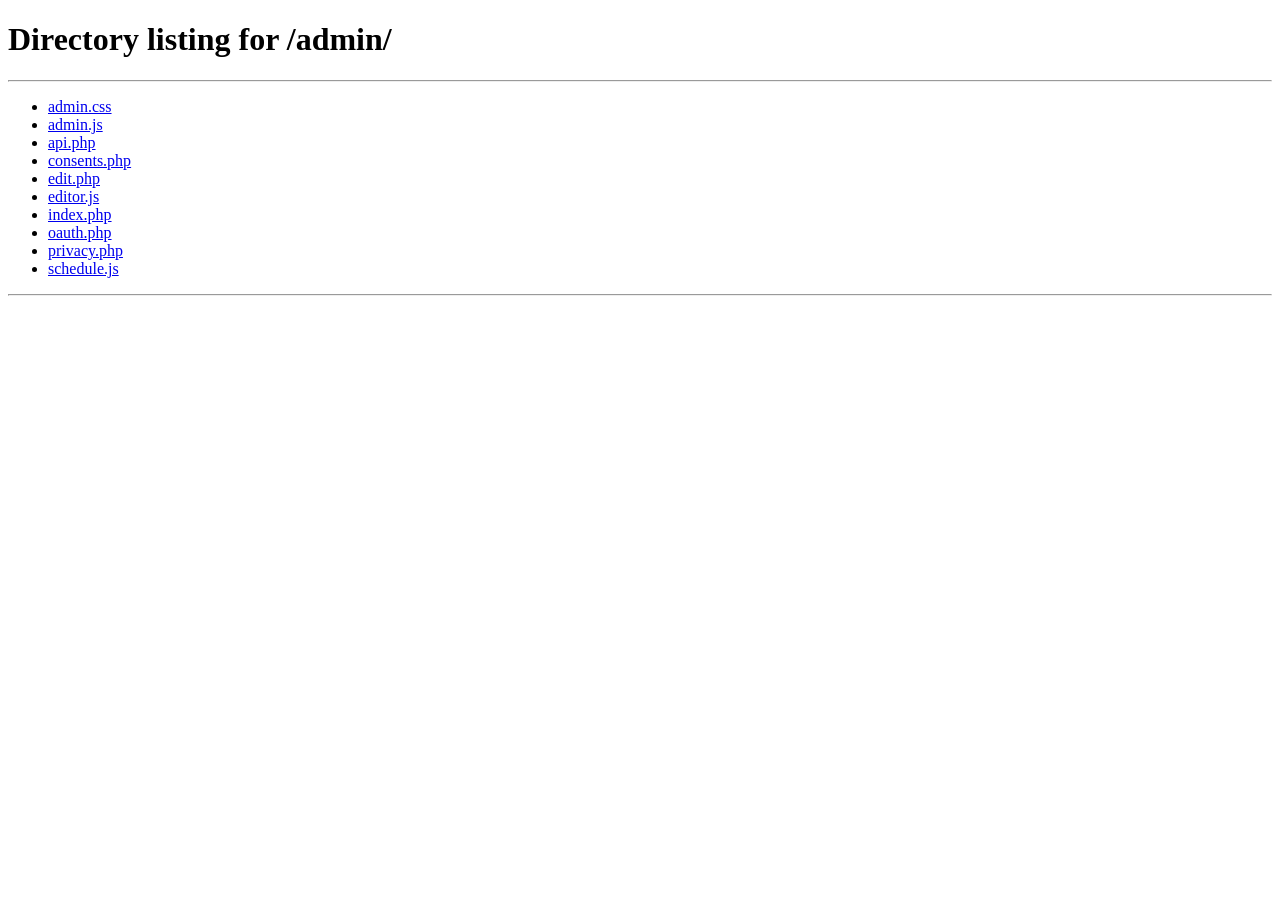
<file: demo/edit.html>
<!doctype html>
<!-- ДЕМО для Vercel: см. demo/demo.js -->
<html lang="ru">
<head>
<meta charset="utf-8">
<meta name="viewport" content="width=device-width, initial-scale=1">
<meta name="robots" content="noindex, nofollow">
<title>Редактор статьи — админка аксиа (демо)</title>
<link rel="icon" href="/favicon.ico" sizes="32x32">
<link rel="icon" href="/favicon.svg" type="image/svg+xml">
<link rel="apple-touch-icon" href="/apple-touch-icon.png">
<link rel="stylesheet" href="/assets/css/fonts.css?v=95c1c764a6">
<link rel="stylesheet" href="/admin/admin.css?v=ba85b09dab">
</head>
<body data-demo="edit">
<header class="ad-top">
<a class="ad-logo" href="/admin/">← все статьи</a>
<nav class="ad-top__nav"><span class="ad-hint" id="save-state"></span></nav>
</header>
<main class="ad-main ad-editor" id="demo-root">
<p class="ad-note ad-note--warn">Демо-режим: статья сохраняется только в этом браузере.</p>
<script type="application/json" id="article-data">{}</script>

<section class="ad-card">
<label class="ad-field"><span>Заголовок *</span><input id="f-title" maxlength="200" required></label>
<label class="ad-field"><span>Краткое описание (для списка новостей)</span><textarea id="f-description" rows="3" maxlength="600"></textarea></label>
<div class="ad-row">
<label class="ad-field"><span>Автор (необязательно)</span><input id="f-author" maxlength="120"></label>
<label class="ad-field"><span>Дата публикации</span><input id="f-date" type="date"></label>
<label class="ad-field"><span>Адрес: /news/…</span><input id="f-slug" maxlength="80" placeholder="заполнится из заголовка"></label>
</div>
<div class="ad-field"><span>Обложка</span>
<div class="ad-cover" id="cover-box">
<img id="cover-img" alt="" hidden>
<div class="ad-cover__actions">
<label class="ad-btn"><input type="file" accept="image/jpeg,image/png,image/webp" id="cover-file" hidden>Загрузить обложку</label>
<button class="ad-btn ad-btn--danger" type="button" id="cover-remove" hidden>Убрать</button>
</div>
</div>
<label class="ad-field"><span>Описание обложки для незрячих (alt)</span><input id="f-cover-alt" maxlength="200"></label>
</div>
</section>

<section class="ad-card">
<h2>Текст статьи</h2>
<p class="ad-hint">В тексте: пустая строка — новый абзац, <code>**жирный**</code>, <code>*курсив*</code>, <code>[текст ссылки](https://адрес)</code>.</p>
<div id="blocks"></div>
<div class="ad-add">
<span class="ad-hint">Добавить:</span>
<button class="ad-btn ad-btn--small" type="button" data-add="text">Текст</button>
<button class="ad-btn ad-btn--small" type="button" data-add="heading">Подзаголовок</button>
<button class="ad-btn ad-btn--small" type="button" data-add="image">Картинка</button>
<button class="ad-btn ad-btn--small" type="button" data-add="quote">Цитата</button>
</div>
</section>

<div class="ad-savebar">
<p class="ad-note ad-note--err" id="save-error" role="alert" hidden></p>
<button class="ad-btn" type="button" id="btn-draft">Сохранить черновик</button>
<button class="ad-btn ad-btn--primary" type="button" id="btn-publish">Опубликовать</button>
</div>
</main>
<script src="/demo/demo.js?v=fe46569bfd"></script>
</body>
</html>
</file>
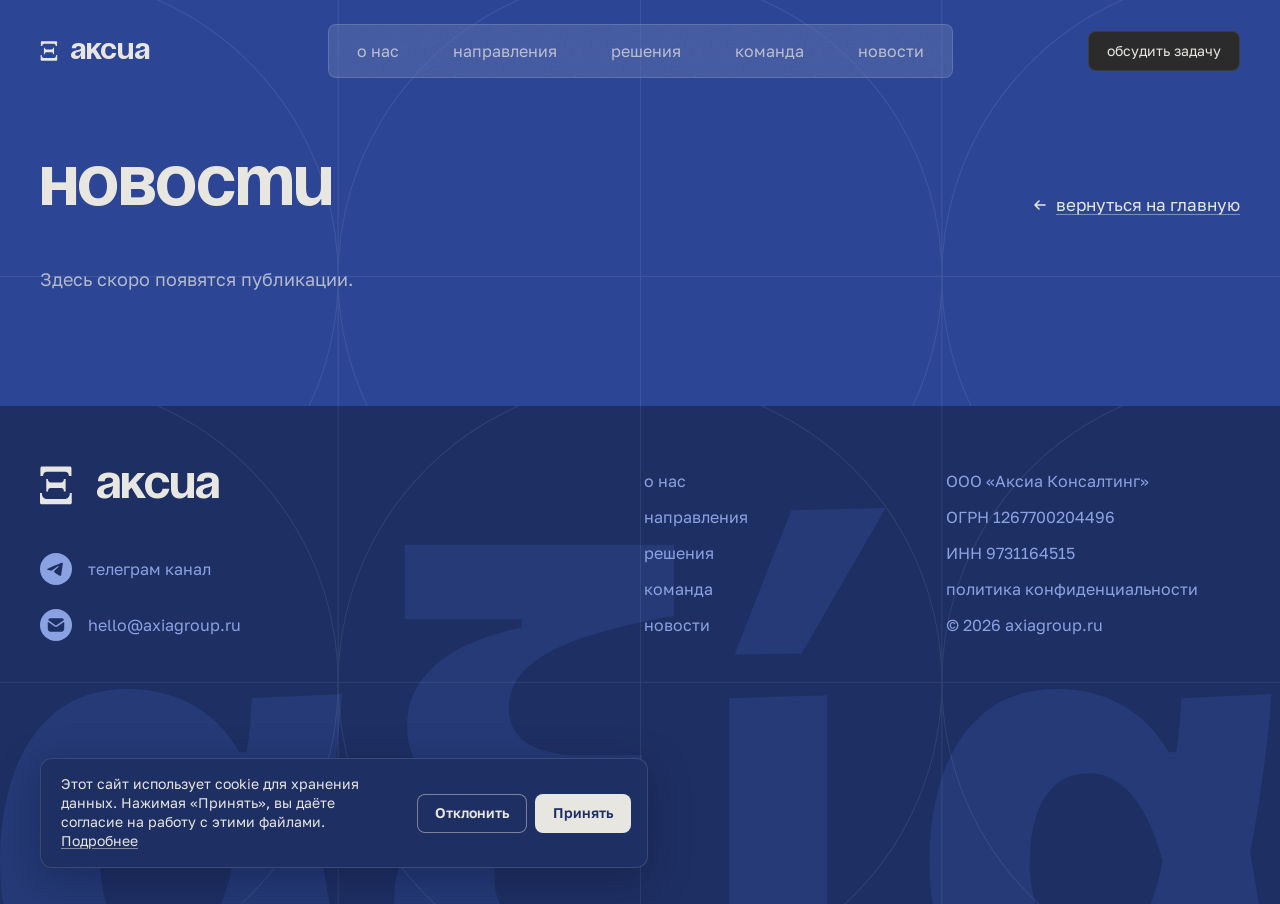
<file: demo/news.html>
<!doctype html>
<!-- ДЕМО для Vercel: см. demo/demo.js -->
<html lang="ru">
<head>
<meta charset="utf-8">
<meta name="viewport" content="width=device-width, initial-scale=1, viewport-fit=cover">
<title>Новости — аксиа</title>
<meta name="robots" content="noindex">
<link rel="stylesheet" href="/demo/demo.css?v=597ca2a467">
<meta property="og:type" content="website">
<meta property="og:site_name" content="аксиа">
<meta property="og:locale" content="ru_RU">
<meta property="og:title" content="Новости — аксиа">
<meta property="og:image" content="https://axiagroup.ru/assets/img/og.png">
<meta name="twitter:card" content="summary_large_image">
<link rel="icon" href="/favicon.ico" sizes="32x32">
<link rel="icon" href="/favicon.svg" type="image/svg+xml">
<link rel="apple-touch-icon" href="/apple-touch-icon.png">
<link rel="stylesheet" href="/assets/css/fonts.css?v=95c1c764a6">
<link rel="stylesheet" href="/assets/css/site.css?v=8fcea67cfa">
<link rel="stylesheet" href="/assets/css/page.css?v=f6016e35e1">
<link rel="stylesheet" href="/assets/css/pages.css?v=bb08ef0dab">
</head>
<body class="pg" data-demo="news">
<div class="axia is-top pg-axia">
<header class="header">
<a class="logo" href="/" aria-label="аксиа — на главную" style="align-items: center">
<svg class="logo__mark" viewBox="0 0 20 24" fill="currentColor" aria-hidden="true" style="width: 1.125rem; height: 1.25rem"><path d="M18.6973 0.181152C19.231 0.181152 19.664 0.613285 19.6641 1.14697V6.06494H18.0332V5.76807C18.0332 4.45692 16.9703 3.39404 15.6592 3.39404H4.3457C3.03457 3.39405 1.97168 4.45693 1.97168 5.76807V6.06494H0.263672V1.14697C0.263733 0.613284 0.696766 0.181152 1.23047 0.181152H18.6973Z"></path><path d="M0.966797 23.7444C0.433176 23.7444 0.000193059 23.3121 5.56181e-08 22.7786L4.02869e-07 16.7483L1.22559 16.7483L1.22559 17.2668C1.22559 18.9877 2.62092 20.3831 4.3418 20.3831L15.4697 20.3831C17.1906 20.3831 18.5859 18.9877 18.5859 17.2668L18.5859 16.7483L19.8457 16.7483L19.8457 22.7786C19.8455 23.3121 19.4125 23.7444 18.8789 23.7444L0.966797 23.7444Z"></path><path d="M16.0264 15.8191H14.8779V15.2634C14.8778 14.3623 14.1473 13.6318 13.2461 13.6316H6.67969C5.77852 13.6318 5.04802 14.3623 5.04785 15.2634V15.8191H3.93359V7.99292H4.96973V8.47534C4.9699 9.3765 5.7004 10.107 6.60156 10.1072H13.2422C14.1434 10.107 14.8739 9.3765 14.874 8.47534V7.99292H16.0264V15.8191Z"></path></svg>
<span class="logo__word">аксиа</span>
</a>

<div class="nav-slot">
<nav class="nav" aria-label="Разделы сайта">
<div class="nav__bar">
<a class="logo logo--nav" href="/" aria-label="аксиа — на главную" style="align-items: center">
<svg class="logo__mark" viewBox="0 0 20 24" fill="currentColor" aria-hidden="true" style="width: 1.125rem; height: 1.25rem"><path d="M18.6973 0.181152C19.231 0.181152 19.664 0.613285 19.6641 1.14697V6.06494H18.0332V5.76807C18.0332 4.45692 16.9703 3.39404 15.6592 3.39404H4.3457C3.03457 3.39405 1.97168 4.45693 1.97168 5.76807V6.06494H0.263672V1.14697C0.263733 0.613284 0.696766 0.181152 1.23047 0.181152H18.6973Z"></path><path d="M0.966797 23.7444C0.433176 23.7444 0.000193059 23.3121 5.56181e-08 22.7786L4.02869e-07 16.7483L1.22559 16.7483L1.22559 17.2668C1.22559 18.9877 2.62092 20.3831 4.3418 20.3831L15.4697 20.3831C17.1906 20.3831 18.5859 18.9877 18.5859 17.2668L18.5859 16.7483L19.8457 16.7483L19.8457 22.7786C19.8455 23.3121 19.4125 23.7444 18.8789 23.7444L0.966797 23.7444Z"></path><path d="M16.0264 15.8191H14.8779V15.2634C14.8778 14.3623 14.1473 13.6318 13.2461 13.6316H6.67969C5.77852 13.6318 5.04802 14.3623 5.04785 15.2634V15.8191H3.93359V7.99292H4.96973V8.47534C4.9699 9.3765 5.7004 10.107 6.60156 10.1072H13.2422C14.1434 10.107 14.8739 9.3765 14.874 8.47534V7.99292H16.0264V15.8191Z"></path></svg>
<span class="logo__word">аксиа</span>
</a>
<ul class="nav__row" aria-label="Разделы">
<li><a href="/#who">о нас</a></li>
<li><a href="/#directions">направления</a></li>
<li><a href="/#solutions">решения</a></li>
<li><a href="/#team">команда</a></li>
<li data-news><a href="/#news">новости</a></li>
</ul>
<button class="nav__toggle" type="button" aria-label="Разделы" aria-expanded="false" aria-controls="nav-body">
<span class="nav__label">Новости</span>
<svg class="nav__icon nav__icon--desk" viewBox="0 0 20 20" fill="currentColor" aria-hidden="true"><path d="M19.3438 2C19.7062 2 20 2.29381 20 2.65625V4.5H19.1299V4.32324C19.1299 3.96081 18.8361 3.66699 18.4736 3.66699H1.52539C1.16295 3.66699 0.869141 3.96081 0.869141 4.32324V4.5H0V2.65625C0 2.29381 0.293813 2 0.65625 2H19.3438Z"></path><path d="M0.65625 18C0.293813 18 2.56842e-08 17.7062 5.73694e-08 17.3437L2.18555e-07 15.5L0.870117 15.5L0.870117 15.6768C0.870117 16.0392 1.16393 16.333 1.52637 16.333L18.4746 16.333C18.837 16.333 19.1309 16.0392 19.1309 15.6768L19.1309 15.5L20 15.5L20 17.3438C20 17.7062 19.7062 18 19.3438 18L0.65625 18Z"></path><path d="M18.75 11.25H17.8203C17.7055 11.0573 17.4974 10.9268 17.2568 10.9268H2.74023C2.49965 10.9268 2.29157 11.0573 2.17676 11.25H1.25V8.75H2.10059C2.16808 9.0418 2.42793 9.2597 2.74023 9.25977H17.2568C17.5691 9.25971 17.829 9.0418 17.8965 8.75H18.75V11.25Z"></path></svg>
<svg class="nav__icon nav__icon--touch" viewBox="0 0 20 20" fill="currentColor" aria-hidden="true"><rect x="0" y="2.75" width="20" height="1.5" rx="0.75"></rect><rect x="1.25" y="9.25" width="17.5" height="1.5" rx="0.75"></rect><rect x="0" y="15.75" width="20" height="1.5" rx="0.75"></rect></svg>
</button>
</div>
<div class="nav__body" id="nav-body">
<div class="nav__inner">
<div class="nav__content">
<ul class="nav__list">
<li><a class="nav__link" href="/#who">о нас</a></li>
<li><a class="nav__link" href="/#directions">направления</a></li>
<li><a class="nav__link" href="/#solutions">решения</a></li>
<li><a class="nav__link" href="/#team">команда</a></li>
<li data-news><a class="nav__link" href="/#news">новости</a></li>
</ul>
</div>
</div>
</div>
</nav>
</div>

<a class="cta" href="/#contact">обсудить&nbsp;задачу</a>
</header>

<main class="pg-main pg-main--grid" id="demo-root"></main>
<script src="/demo/demo.js?v=fe46569bfd"></script>
<footer class="foot">
<span class="foot__word foot__wl1" aria-hidden="true"></span>
<span class="foot__word foot__wl2" aria-hidden="true"></span>
<span class="foot__word foot__wl3" aria-hidden="true"></span>
<span class="foot__word foot__wl4" aria-hidden="true"></span>
<div class="foot__brand">
<a class="foot__logo" href="/" aria-label="аксиа — наверх"><svg class="foot__mark" viewBox="0 0 20 24" fill="currentColor" aria-hidden="true"><path d="M18.6973 0.181152C19.231 0.181152 19.664 0.613285 19.6641 1.14697V6.06494H18.0332V5.76807C18.0332 4.45692 16.9703 3.39404 15.6592 3.39404H4.3457C3.03457 3.39405 1.97168 4.45693 1.97168 5.76807V6.06494H0.263672V1.14697C0.263733 0.613284 0.696766 0.181152 1.23047 0.181152H18.6973Z"></path><path d="M0.966797 23.7444C0.433176 23.7444 0.000193059 23.3121 5.56181e-08 22.7786L4.02869e-07 16.7483L1.22559 16.7483L1.22559 17.2668C1.22559 18.9877 2.62092 20.3831 4.3418 20.3831L15.4697 20.3831C17.1906 20.3831 18.5859 18.9877 18.5859 17.2668L18.5859 16.7483L19.8457 16.7483L19.8457 22.7786C19.8455 23.3121 19.4125 23.7444 18.8789 23.7444L0.966797 23.7444Z"></path><path d="M16.0264 15.8191H14.8779V15.2634C14.8778 14.3623 14.1473 13.6318 13.2461 13.6316H6.67969C5.77852 13.6318 5.04802 14.3623 5.04785 15.2634V15.8191H3.93359V7.99292H4.96973V8.47534C4.9699 9.3765 5.7004 10.107 6.60156 10.1072H13.2422C14.1434 10.107 14.8739 9.3765 14.874 8.47534V7.99292H16.0264V15.8191Z"></path></svg><span class="foot__logo-word">аксиа</span></a>
<ul class="foot__contacts">
<li><a href="https://t.me/axialogia" target="_blank" rel="noopener"><svg class="foot__ico foot__ico--tg" viewBox="0 0 32 32" fill="none" aria-hidden="true"><rect width="32" height="32" rx="16" fill="#8BA2E2"/><path d="M21.5322 9.74087C21.5322 9.74087 22.9892 9.17275 22.8678 10.5525C22.8273 11.1206 22.4631 13.109 22.1798 15.2598L21.2085 21.631C21.2085 21.631 21.1275 22.5643 20.399 22.7266C19.6705 22.8889 18.5778 22.1585 18.3754 21.9962C18.2135 21.8744 15.34 20.0483 14.3282 19.1555C14.0449 18.9121 13.7211 18.4251 14.3687 17.857L18.6183 13.7989C19.1039 13.312 19.5896 12.1757 17.566 13.5554L11.8999 17.4106C11.8999 17.4106 11.2524 17.8164 10.0382 17.4512L7.40753 16.6396C7.40753 16.6396 6.4362 16.0309 8.09556 15.4221C12.1428 13.5148 17.1208 11.567 21.5322 9.74087Z" fill="#1E2F63"/></svg><span>телеграм канал</span></a></li>
<li><a href="mailto:hello@axiagroup.ru"><svg class="foot__ico foot__ico--mail" viewBox="0 0 32 32" fill="none" aria-hidden="true"><rect width="32" height="32" rx="16" fill="#8BA2E2"/><path d="M8.60014 13.1361C8.37519 12.9754 8.26272 12.8951 8.16466 12.8846C8.01801 12.869 7.87105 12.9447 7.7985 13.0731C7.74999 13.1589 7.75 13.2956 7.75 13.569V18.431C7.74999 19.0347 7.74998 19.533 7.78315 19.9389C7.81759 20.3604 7.89151 20.748 8.07698 21.112C8.3646 21.6765 8.82354 22.1354 9.38803 22.423C9.75203 22.6085 10.1396 22.6824 10.5611 22.7169C10.967 22.75 11.4653 22.75 12.069 22.75H19.931C20.5347 22.75 21.033 22.75 21.4389 22.7169C21.8604 22.6824 22.248 22.6085 22.612 22.423C23.1765 22.1354 23.6354 21.6765 23.923 21.112C24.1085 20.748 24.1824 20.3604 24.2169 19.9389C24.25 19.533 24.25 19.0347 24.25 18.431V13.569C24.25 13.435 24.25 13.368 24.2377 13.3212C24.1822 13.1097 23.9523 12.9892 23.7468 13.064C23.7013 13.0805 23.6455 13.1191 23.534 13.1964L17.7274 17.2165C17.3157 17.5024 16.9542 17.7534 16.5435 17.853C16.1843 17.94 15.8092 17.9373 15.4514 17.8449C15.0422 17.7394 14.6844 17.483 14.277 17.1911L8.60014 13.1361Z" fill="#1E2F63"/><path d="M23.5996 11.3265C23.7381 11.2307 23.8073 11.1828 23.8498 11.1057C23.8828 11.0458 23.9017 10.951 23.8941 10.8831C23.8844 10.7956 23.8472 10.7378 23.7729 10.6223C23.488 10.1797 23.078 9.81442 22.612 9.57698C22.248 9.39151 21.8604 9.31759 21.4389 9.28315C21.033 9.24998 20.5347 9.24999 19.931 9.25H12.069C11.4653 9.24999 10.967 9.24998 10.5611 9.28315C10.1396 9.31759 9.75203 9.39151 9.38803 9.57698C8.96876 9.79061 8.60635 10.0995 8.33077 10.475C8.24407 10.5932 8.20073 10.6522 8.18644 10.7419C8.17527 10.812 8.19087 10.9094 8.22337 10.9726C8.26493 11.0533 8.33702 11.1048 8.48119 11.2077L15.0625 15.9087C15.6079 16.2983 15.7237 16.3661 15.8261 16.3925C15.9454 16.4233 16.0704 16.4242 16.1902 16.3952C16.293 16.3702 16.4097 16.3042 16.9608 15.9227L23.5996 11.3265Z" fill="#1E2F63"/></svg><span>hello@axiagroup.ru</span></a></li>

</ul>
</div>
<ul class="foot__col foot__col--nav" aria-label="Разделы">
<li><a href="/#who">о нас</a></li>
<li><a href="/#directions">направления</a></li>
<li><a href="/#solutions">решения</a></li>
<li><a href="/#team">команда</a></li>
<li data-news><a href="/news">новости</a></li>
</ul>
<ul class="foot__col foot__col--legal">
<li>ООО «Аксиа Консалтинг»</li>
<li>ОГРН 1267700204496</li>
<li>ИНН 9731164515</li>
<li><a href="/privacy">политика конфиденциальности</a></li>
<li>©&nbsp;2026 axiagroup.ru</li>
</ul>
</footer>
</div>
<script src="/assets/js/inner.js?v=705d047a79"></script>
<script src="/assets/js/typograph.js?v=9bb2994a39"></script>
<script src="/assets/js/cookies.js?v=3fdea71938"></script>
<script src="/assets/js/metrika.js?v=9e9bf6149d"></script>
</body>
</html>
</file>
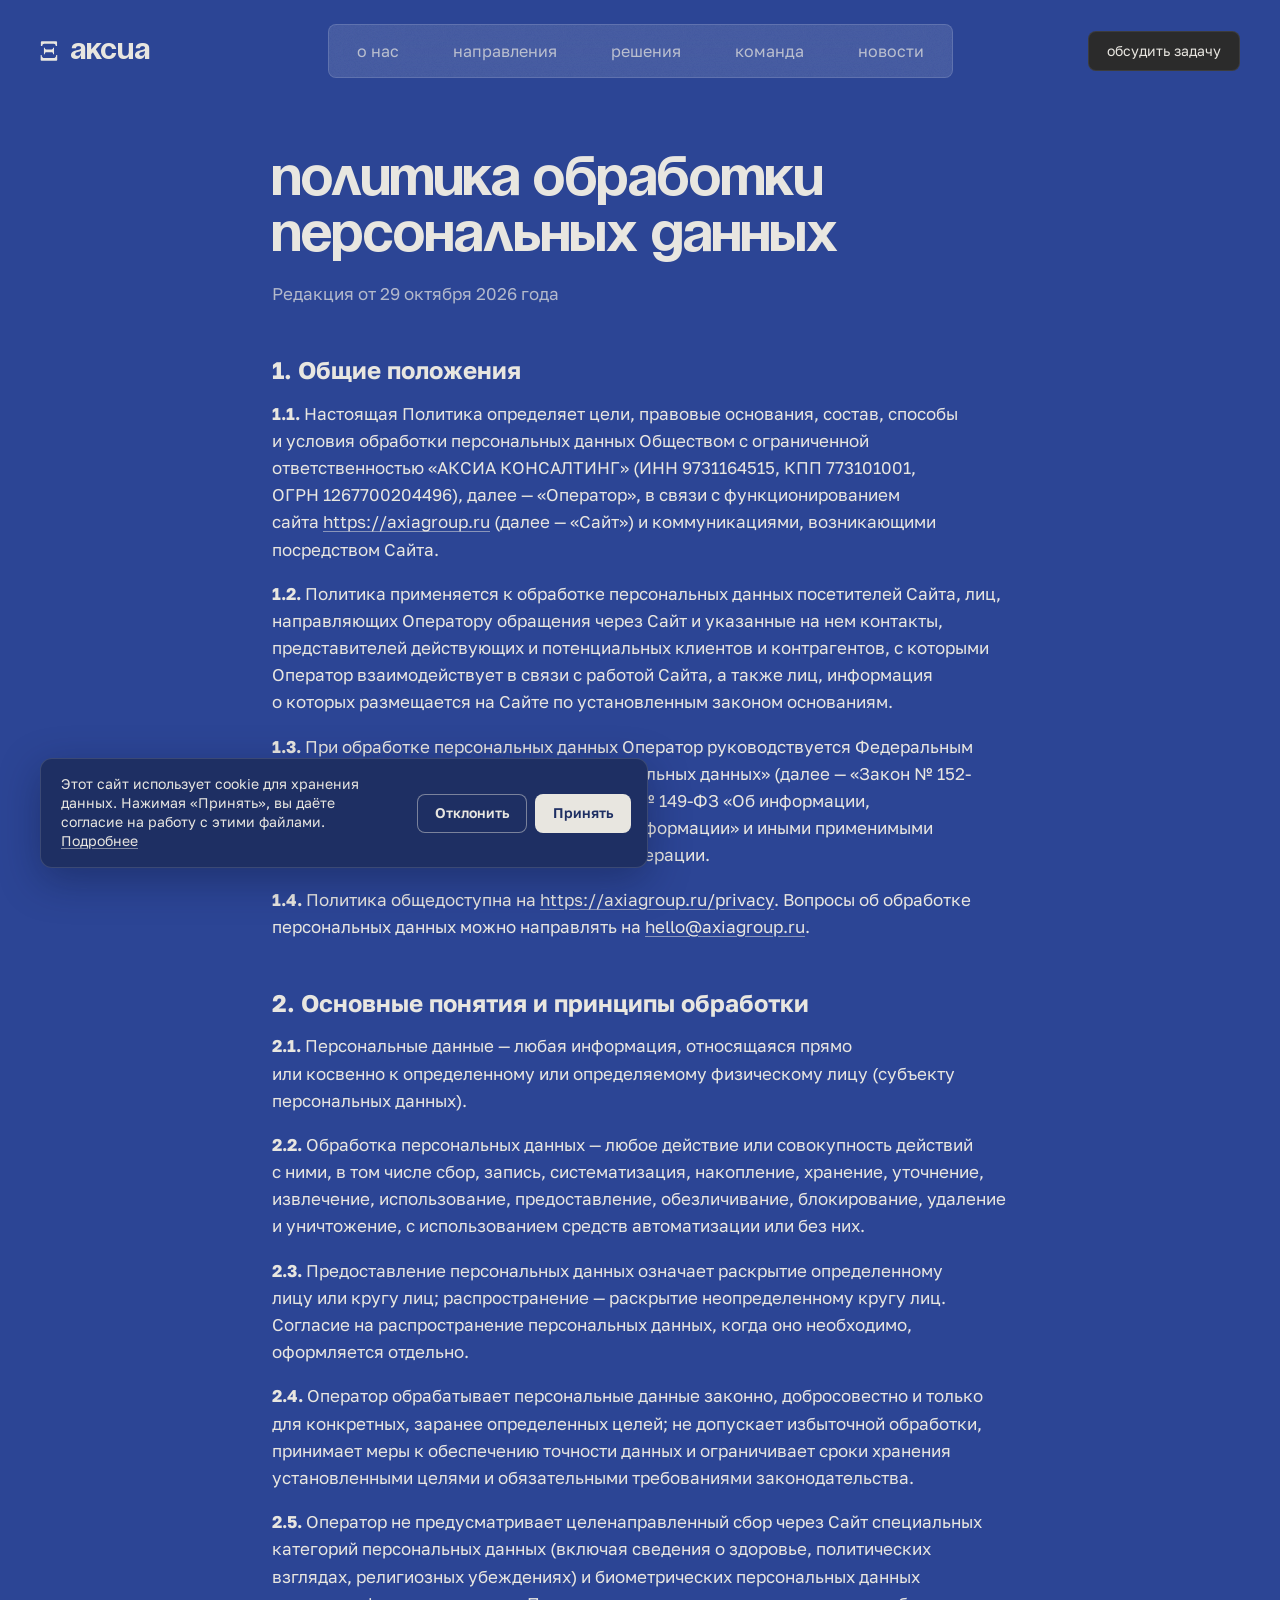
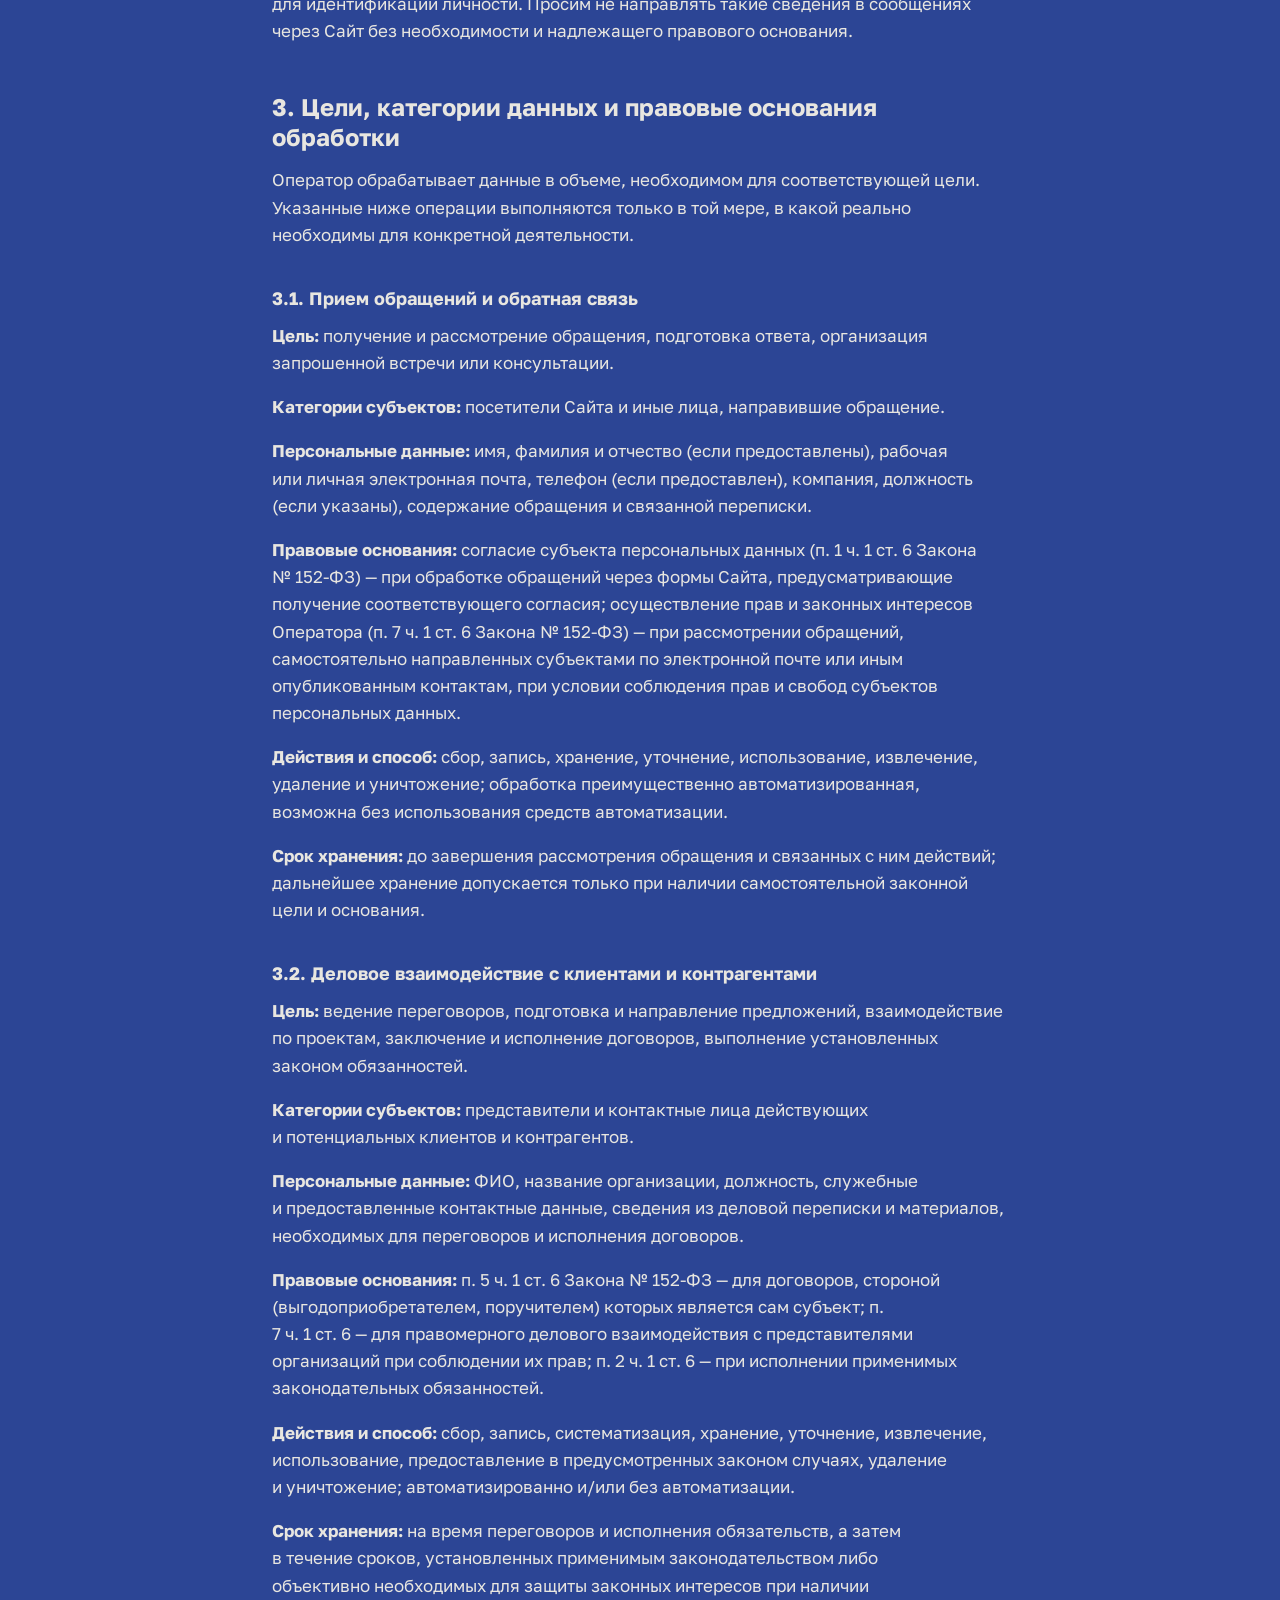
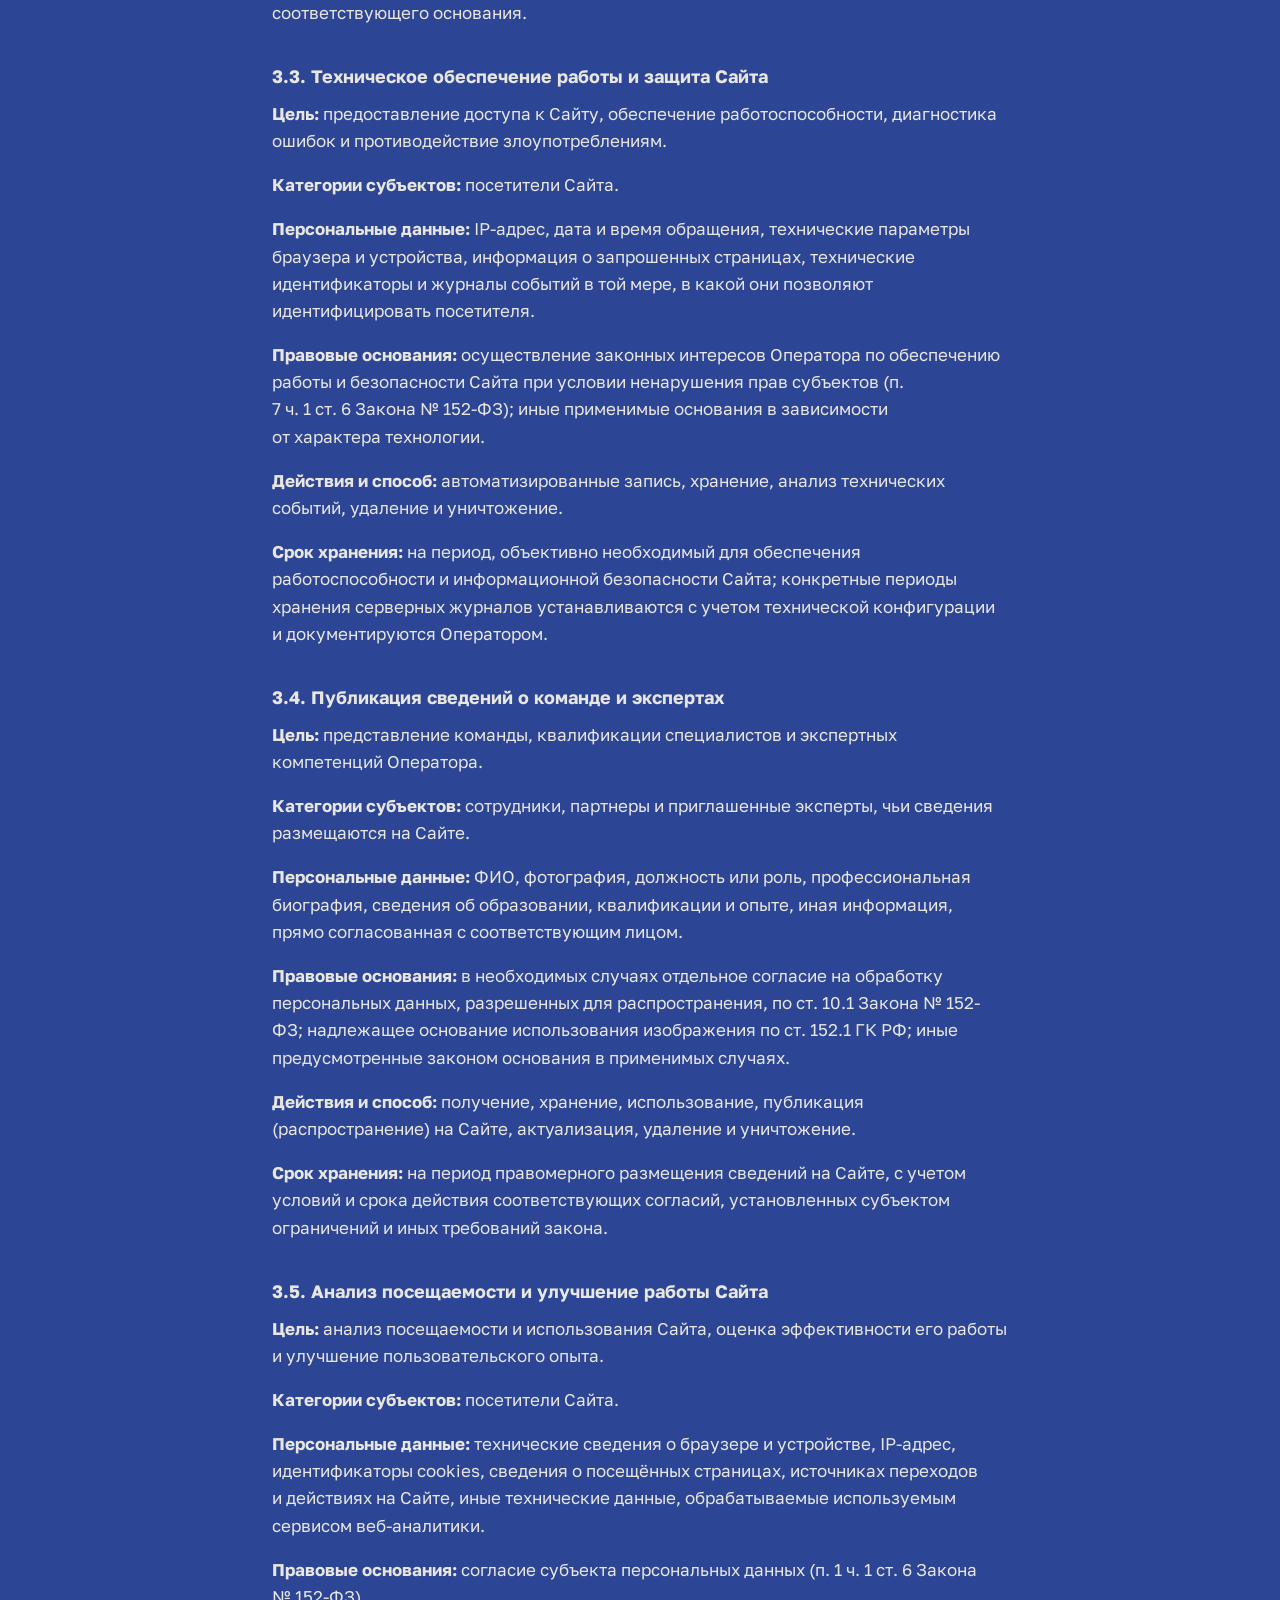
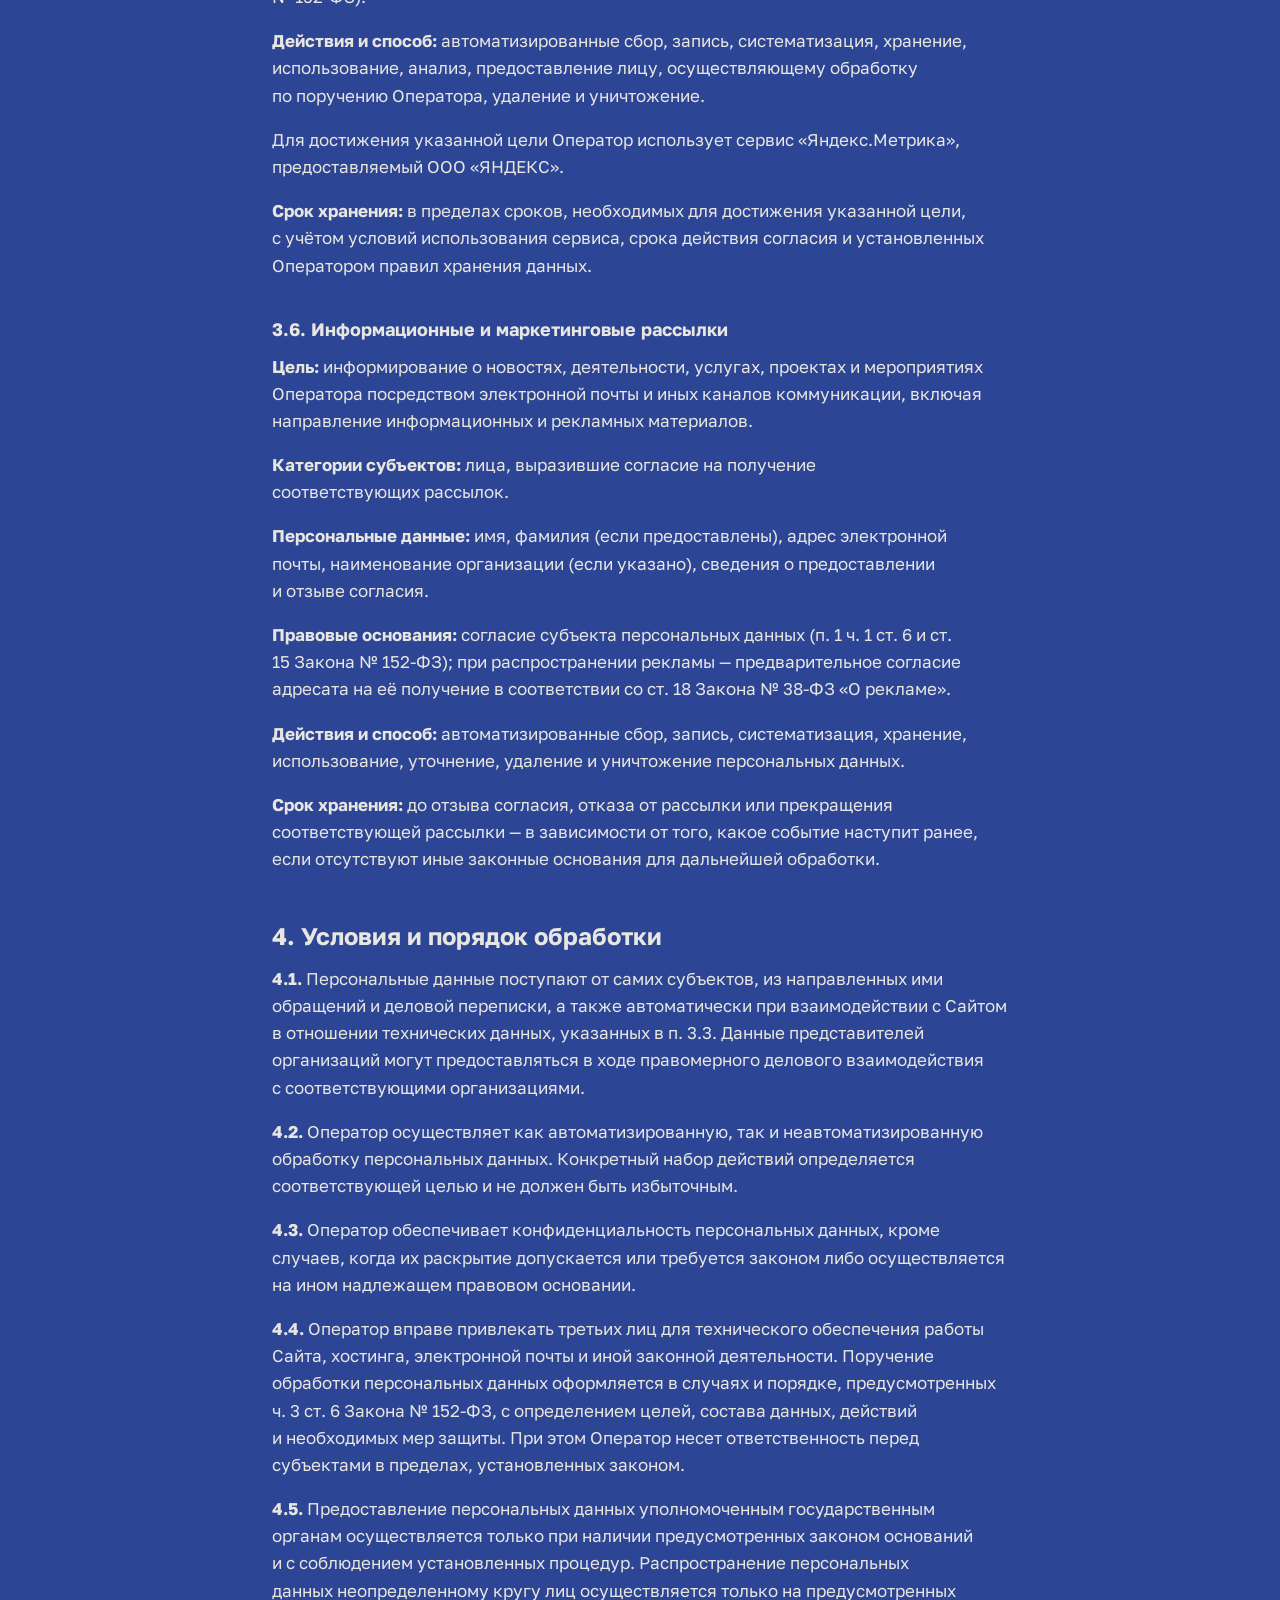
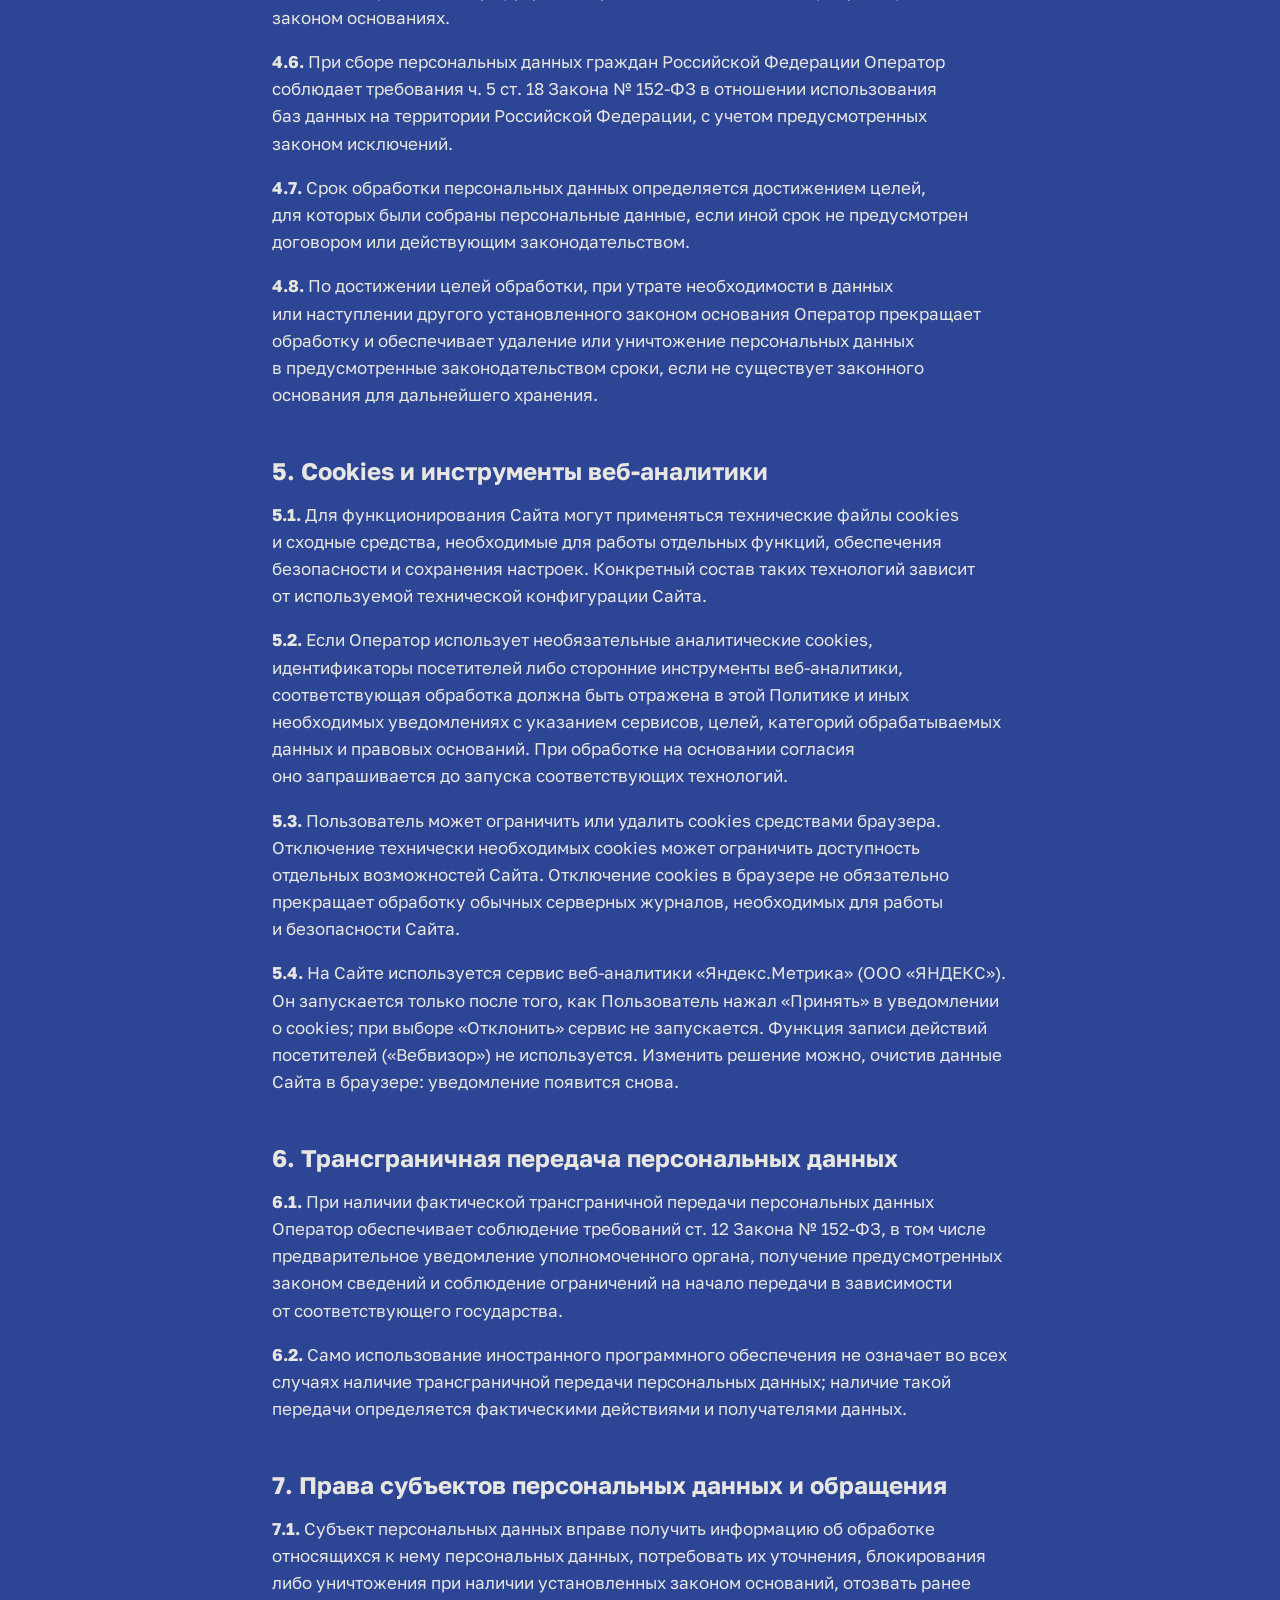
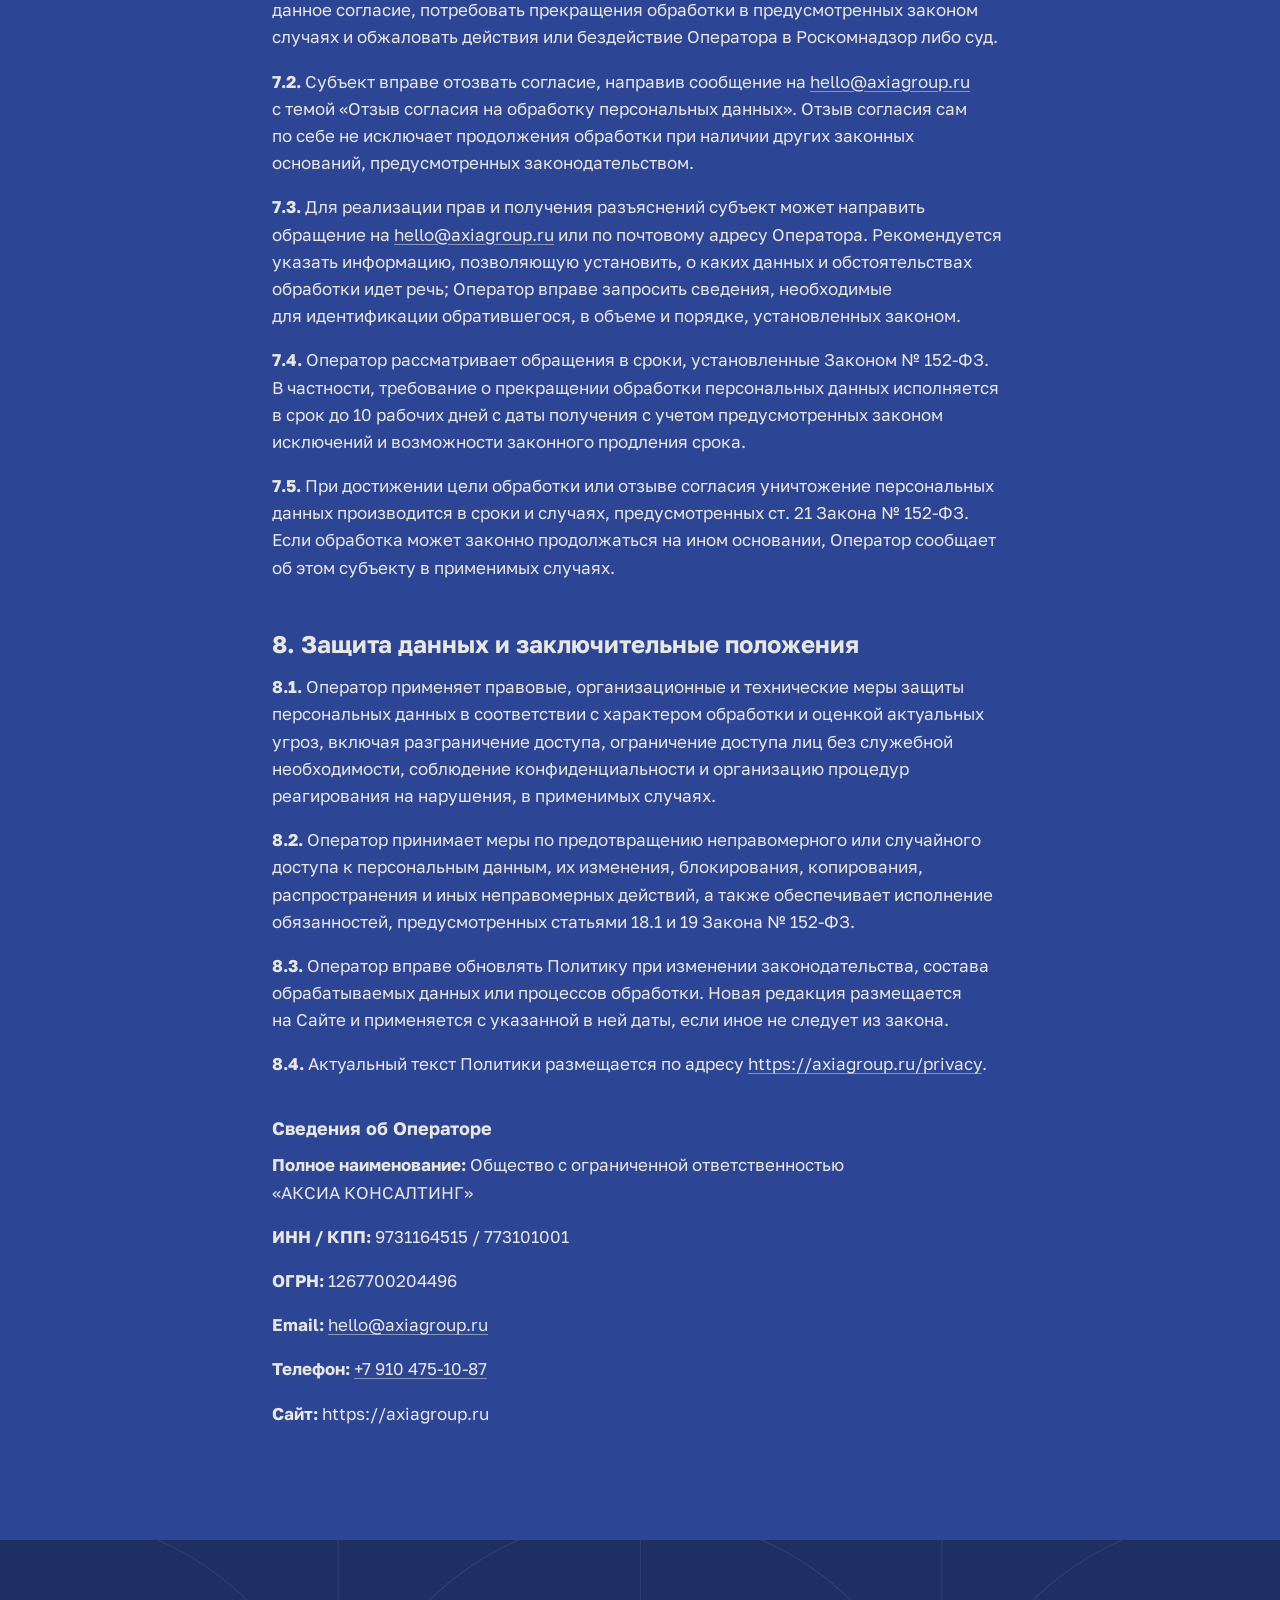
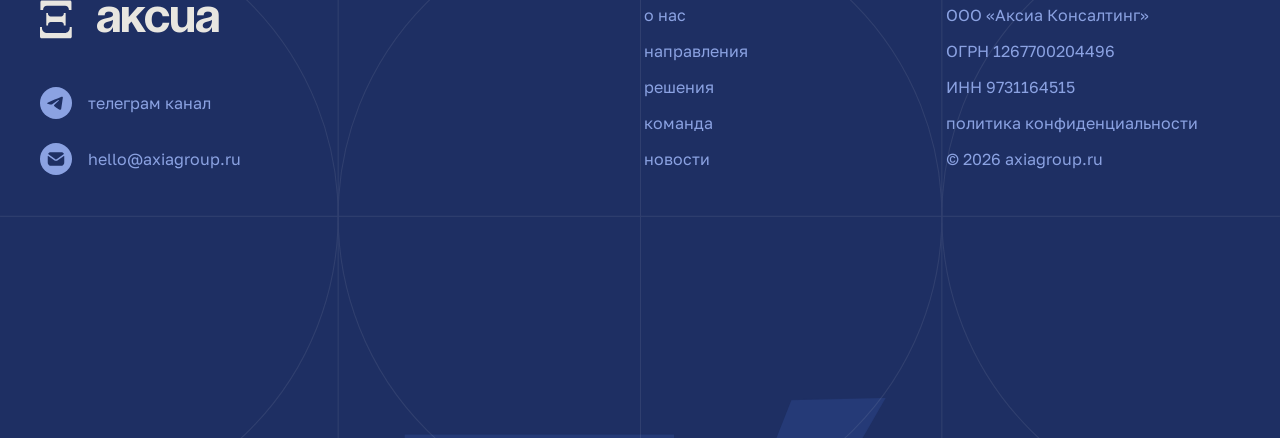
<file: demo/privacy.html>
<!doctype html>
<!-- ДЕМО для Vercel: см. demo/demo.js -->
<html lang="ru">
<head>
<meta charset="utf-8">
<meta name="viewport" content="width=device-width, initial-scale=1, viewport-fit=cover">
<title>Политика обработки персональных данных — аксиа</title>
<meta http-equiv="Content-Security-Policy" content="default-src 'self'; script-src 'self' https://smartcaptcha.yandexcloud.net https://mc.yandex.ru https://yastatic.net; style-src 'self' 'unsafe-inline'; img-src 'self' data: blob: https://smartcaptcha.yandexcloud.net https://mc.yandex.ru https://mc.yandex.com; font-src 'self'; connect-src 'self' https://smartcaptcha.yandexcloud.net https://mc.yandex.ru https://mc.yandex.com; frame-src https://smartcaptcha.yandexcloud.net; object-src 'none'; base-uri 'self'; form-action 'self'">
<meta name="referrer" content="strict-origin-when-cross-origin">
<meta name="description" content="Как ООО «Аксиа Консалтинг» обрабатывает и защищает персональные данные пользователей сайта">
<link rel="canonical" href="https://axiagroup.ru/privacy">
<meta property="og:url" content="https://axiagroup.ru/privacy">
<meta property="og:type" content="website">
<meta property="og:site_name" content="аксиа">
<meta property="og:locale" content="ru_RU">
<meta property="og:title" content="Политика обработки персональных данных — аксиа">
<meta property="og:description" content="Как ООО «Аксиа Консалтинг» обрабатывает и защищает персональные данные пользователей сайта">
<meta property="og:image" content="https://axiagroup.ru/assets/img/og.png">
<meta name="twitter:card" content="summary_large_image">
<link rel="icon" href="/favicon.ico" sizes="32x32">
<link rel="icon" href="/favicon.svg" type="image/svg+xml">
<link rel="apple-touch-icon" href="/apple-touch-icon.png">
<link rel="stylesheet" href="/assets/css/fonts.css?v=95c1c764a6">
<link rel="stylesheet" href="/assets/css/site.css?v=8fcea67cfa">
<link rel="stylesheet" href="/assets/css/page.css?v=f6016e35e1">
<link rel="stylesheet" href="/assets/css/pages.css?v=bb08ef0dab">
</head>
<body class="pg" data-nav="pinned">
<div class="axia is-top pg-axia">
<header class="header">
<a class="logo" href="/" aria-label="аксиа — на главную" style="align-items: center">
<svg class="logo__mark" viewBox="0 0 20 24" fill="currentColor" aria-hidden="true" style="width: 1.125rem; height: 1.25rem"><path d="M18.6973 0.181152C19.231 0.181152 19.664 0.613285 19.6641 1.14697V6.06494H18.0332V5.76807C18.0332 4.45692 16.9703 3.39404 15.6592 3.39404H4.3457C3.03457 3.39405 1.97168 4.45693 1.97168 5.76807V6.06494H0.263672V1.14697C0.263733 0.613284 0.696766 0.181152 1.23047 0.181152H18.6973Z"></path><path d="M0.966797 23.7444C0.433176 23.7444 0.000193059 23.3121 5.56181e-08 22.7786L4.02869e-07 16.7483L1.22559 16.7483L1.22559 17.2668C1.22559 18.9877 2.62092 20.3831 4.3418 20.3831L15.4697 20.3831C17.1906 20.3831 18.5859 18.9877 18.5859 17.2668L18.5859 16.7483L19.8457 16.7483L19.8457 22.7786C19.8455 23.3121 19.4125 23.7444 18.8789 23.7444L0.966797 23.7444Z"></path><path d="M16.0264 15.8191H14.8779V15.2634C14.8778 14.3623 14.1473 13.6318 13.2461 13.6316H6.67969C5.77852 13.6318 5.04802 14.3623 5.04785 15.2634V15.8191H3.93359V7.99292H4.96973V8.47534C4.9699 9.3765 5.7004 10.107 6.60156 10.1072H13.2422C14.1434 10.107 14.8739 9.3765 14.874 8.47534V7.99292H16.0264V15.8191Z"></path></svg>
<span class="logo__word">аксиа</span>
</a>

<div class="nav-slot">
<nav class="nav" aria-label="Разделы сайта">
<div class="nav__bar">
<a class="logo logo--nav" href="/" aria-label="аксиа — на главную" style="align-items: center">
<svg class="logo__mark" viewBox="0 0 20 24" fill="currentColor" aria-hidden="true" style="width: 1.125rem; height: 1.25rem"><path d="M18.6973 0.181152C19.231 0.181152 19.664 0.613285 19.6641 1.14697V6.06494H18.0332V5.76807C18.0332 4.45692 16.9703 3.39404 15.6592 3.39404H4.3457C3.03457 3.39405 1.97168 4.45693 1.97168 5.76807V6.06494H0.263672V1.14697C0.263733 0.613284 0.696766 0.181152 1.23047 0.181152H18.6973Z"></path><path d="M0.966797 23.7444C0.433176 23.7444 0.000193059 23.3121 5.56181e-08 22.7786L4.02869e-07 16.7483L1.22559 16.7483L1.22559 17.2668C1.22559 18.9877 2.62092 20.3831 4.3418 20.3831L15.4697 20.3831C17.1906 20.3831 18.5859 18.9877 18.5859 17.2668L18.5859 16.7483L19.8457 16.7483L19.8457 22.7786C19.8455 23.3121 19.4125 23.7444 18.8789 23.7444L0.966797 23.7444Z"></path><path d="M16.0264 15.8191H14.8779V15.2634C14.8778 14.3623 14.1473 13.6318 13.2461 13.6316H6.67969C5.77852 13.6318 5.04802 14.3623 5.04785 15.2634V15.8191H3.93359V7.99292H4.96973V8.47534C4.9699 9.3765 5.7004 10.107 6.60156 10.1072H13.2422C14.1434 10.107 14.8739 9.3765 14.874 8.47534V7.99292H16.0264V15.8191Z"></path></svg>
<span class="logo__word">аксиа</span>
</a>
<ul class="nav__row" aria-label="Разделы">
<li><a href="/#who">о нас</a></li>
<li><a href="/#directions">направления</a></li>
<li><a href="/#solutions">решения</a></li>
<li><a href="/#team">команда</a></li>
<li data-news><a href="/#news">новости</a></li>
</ul>
<button class="nav__toggle" type="button" aria-label="Разделы" aria-expanded="false" aria-controls="nav-body">
<span class="nav__label">Документы</span>
<svg class="nav__icon nav__icon--desk" viewBox="0 0 20 20" fill="currentColor" aria-hidden="true"><path d="M19.3438 2C19.7062 2 20 2.29381 20 2.65625V4.5H19.1299V4.32324C19.1299 3.96081 18.8361 3.66699 18.4736 3.66699H1.52539C1.16295 3.66699 0.869141 3.96081 0.869141 4.32324V4.5H0V2.65625C0 2.29381 0.293813 2 0.65625 2H19.3438Z"></path><path d="M0.65625 18C0.293813 18 2.56842e-08 17.7062 5.73694e-08 17.3437L2.18555e-07 15.5L0.870117 15.5L0.870117 15.6768C0.870117 16.0392 1.16393 16.333 1.52637 16.333L18.4746 16.333C18.837 16.333 19.1309 16.0392 19.1309 15.6768L19.1309 15.5L20 15.5L20 17.3438C20 17.7062 19.7062 18 19.3438 18L0.65625 18Z"></path><path d="M18.75 11.25H17.8203C17.7055 11.0573 17.4974 10.9268 17.2568 10.9268H2.74023C2.49965 10.9268 2.29157 11.0573 2.17676 11.25H1.25V8.75H2.10059C2.16808 9.0418 2.42793 9.2597 2.74023 9.25977H17.2568C17.5691 9.25971 17.829 9.0418 17.8965 8.75H18.75V11.25Z"></path></svg>
<svg class="nav__icon nav__icon--touch" viewBox="0 0 20 20" fill="currentColor" aria-hidden="true"><rect x="0" y="2.75" width="20" height="1.5" rx="0.75"></rect><rect x="1.25" y="9.25" width="17.5" height="1.5" rx="0.75"></rect><rect x="0" y="15.75" width="20" height="1.5" rx="0.75"></rect></svg>
</button>
</div>
<div class="nav__body" id="nav-body">
<div class="nav__inner">
<div class="nav__content">
<ul class="nav__list">
<li><a class="nav__link" href="/#who">о нас</a></li>
<li><a class="nav__link" href="/#directions">направления</a></li>
<li><a class="nav__link" href="/#solutions">решения</a></li>
<li><a class="nav__link" href="/#team">команда</a></li>
<li data-news><a class="nav__link" href="/#news">новости</a></li>
</ul>
</div>
</div>
</div>
</nav>
</div>

<a class="cta" href="/#contact">обсудить&nbsp;задачу</a>
</header>

<main class="pg-main">
<article class="doc">
<h1>Политика обработки персональных данных</h1>
<p class="doc__date">Редакция от 29 октября 2026 года</p>
<h2>1. Общие положения</h2>
<p><strong>1.1.</strong> Настоящая Политика определяет цели, правовые основания, состав, способы и условия обработки персональных данных Обществом с ограниченной ответственностью «АКСИА КОНСАЛТИНГ» (ИНН 9731164515, КПП 773101001, ОГРН 1267700204496), далее — «Оператор», в связи с функционированием сайта <a href="https://axiagroup.ru" target="_blank" rel="noopener noreferrer">https://axiagroup.ru</a> (далее — «Сайт») и коммуникациями, возникающими посредством Сайта.</p>
<p><strong>1.2.</strong> Политика применяется к обработке персональных данных посетителей Сайта, лиц, направляющих Оператору обращения через Сайт и указанные на нем контакты, представителей действующих и потенциальных клиентов и контрагентов, с которыми Оператор взаимодействует в связи с работой Сайта, а также лиц, информация о которых размещается на Сайте по установленным законом основаниям.</p>
<p><strong>1.3.</strong> При обработке персональных данных Оператор руководствуется Федеральным законом от 27.07.2006 № 152-ФЗ «О персональных данных» (далее — «Закон № 152-ФЗ»), Федеральным законом от 27.07.2006 № 149-ФЗ «Об информации, информационных технологиях и о защите информации» и иными применимыми нормами законодательства Российской Федерации.</p>
<p><strong>1.4.</strong> Политика общедоступна на <a href="/privacy">https://axiagroup.ru/privacy</a>. Вопросы об обработке персональных данных можно направлять на <a href="mailto:hello@axiagroup.ru">hello@axiagroup.ru</a>.</p>
<h2>2. Основные понятия и принципы обработки</h2>
<p><strong>2.1.</strong> Персональные данные — любая информация, относящаяся прямо или косвенно к определенному или определяемому физическому лицу (субъекту персональных данных).</p>
<p><strong>2.2.</strong> Обработка персональных данных — любое действие или совокупность действий с ними, в том числе сбор, запись, систематизация, накопление, хранение, уточнение, извлечение, использование, предоставление, обезличивание, блокирование, удаление и уничтожение, с использованием средств автоматизации или без них.</p>
<p><strong>2.3.</strong> Предоставление персональных данных означает раскрытие определенному лицу или кругу лиц; распространение — раскрытие неопределенному кругу лиц. Согласие на распространение персональных данных, когда оно необходимо, оформляется отдельно.</p>
<p><strong>2.4.</strong> Оператор обрабатывает персональные данные законно, добросовестно и только для конкретных, заранее определенных целей; не допускает избыточной обработки, принимает меры к обеспечению точности данных и ограничивает сроки хранения установленными целями и обязательными требованиями законодательства.</p>
<p><strong>2.5.</strong> Оператор не предусматривает целенаправленный сбор через Сайт специальных категорий персональных данных (включая сведения о здоровье, политических взглядах, религиозных убеждениях) и биометрических персональных данных для идентификации личности. Просим не направлять такие сведения в сообщениях через Сайт без необходимости и надлежащего правового основания.</p>
<h2>3. Цели, категории данных и правовые основания обработки</h2>
<p>Оператор обрабатывает данные в объеме, необходимом для соответствующей цели. Указанные ниже операции выполняются только в той мере, в какой реально необходимы для конкретной деятельности.</p>
<h3>3.1. Прием обращений и обратная связь</h3>
<p><strong>Цель:</strong> получение и рассмотрение обращения, подготовка ответа, организация запрошенной встречи или консультации.</p>
<p><strong>Категории субъектов:</strong> посетители Сайта и иные лица, направившие обращение.</p>
<p><strong>Персональные данные:</strong> имя, фамилия и отчество (если предоставлены), рабочая или личная электронная почта, телефон (если предоставлен), компания, должность (если указаны), содержание обращения и связанной переписки.</p>
<p><strong>Правовые основания:</strong> согласие субъекта персональных данных (п. 1 ч. 1 ст. 6 Закона № 152-ФЗ) — при обработке обращений через формы Сайта, предусматривающие получение соответствующего согласия; осуществление прав и законных интересов Оператора (п. 7 ч. 1 ст. 6 Закона № 152-ФЗ) — при рассмотрении обращений, самостоятельно направленных субъектами по электронной почте или иным опубликованным контактам, при условии соблюдения прав и свобод субъектов персональных данных.</p>
<p><strong>Действия и способ:</strong> сбор, запись, хранение, уточнение, использование, извлечение, удаление и уничтожение; обработка преимущественно автоматизированная, возможна без использования средств автоматизации.</p>
<p><strong>Срок хранения:</strong> до завершения рассмотрения обращения и связанных с ним действий; дальнейшее хранение допускается только при наличии самостоятельной законной цели и основания.</p>
<h3>3.2. Деловое взаимодействие с клиентами и контрагентами</h3>
<p><strong>Цель:</strong> ведение переговоров, подготовка и направление предложений, взаимодействие по проектам, заключение и исполнение договоров, выполнение установленных законом обязанностей.</p>
<p><strong>Категории субъектов:</strong> представители и контактные лица действующих и потенциальных клиентов и контрагентов.</p>
<p><strong>Персональные данные:</strong> ФИО, название организации, должность, служебные и предоставленные контактные данные, сведения из деловой переписки и материалов, необходимых для переговоров и исполнения договоров.</p>
<p><strong>Правовые основания:</strong> п. 5 ч. 1 ст. 6 Закона № 152-ФЗ — для договоров, стороной (выгодоприобретателем, поручителем) которых является сам субъект; п. 7 ч. 1 ст. 6 — для правомерного делового взаимодействия с представителями организаций при соблюдении их прав; п. 2 ч. 1 ст. 6 — при исполнении применимых законодательных обязанностей.</p>
<p><strong>Действия и способ:</strong> сбор, запись, систематизация, хранение, уточнение, извлечение, использование, предоставление в предусмотренных законом случаях, удаление и уничтожение; автоматизированно и/или без автоматизации.</p>
<p><strong>Срок хранения:</strong> на время переговоров и исполнения обязательств, а затем в течение сроков, установленных применимым законодательством либо объективно необходимых для защиты законных интересов при наличии соответствующего основания.</p>
<h3>3.3. Техническое обеспечение работы и защита Сайта</h3>
<p><strong>Цель:</strong> предоставление доступа к Сайту, обеспечение работоспособности, диагностика ошибок и противодействие злоупотреблениям.</p>
<p><strong>Категории субъектов:</strong> посетители Сайта.</p>
<p><strong>Персональные данные:</strong> IP-адрес, дата и время обращения, технические параметры браузера и устройства, информация о запрошенных страницах, технические идентификаторы и журналы событий в той мере, в какой они позволяют идентифицировать посетителя.</p>
<p><strong>Правовые основания:</strong> осуществление законных интересов Оператора по обеспечению работы и безопасности Сайта при условии ненарушения прав субъектов (п. 7 ч. 1 ст. 6 Закона № 152-ФЗ); иные применимые основания в зависимости от характера технологии.</p>
<p><strong>Действия и способ:</strong> автоматизированные запись, хранение, анализ технических событий, удаление и уничтожение.</p>
<p><strong>Срок хранения:</strong> на период, объективно необходимый для обеспечения работоспособности и информационной безопасности Сайта; конкретные периоды хранения серверных журналов устанавливаются с учетом технической конфигурации и документируются Оператором.</p>
<h3>3.4. Публикация сведений о команде и экспертах</h3>
<p><strong>Цель:</strong> представление команды, квалификации специалистов и экспертных компетенций Оператора.</p>
<p><strong>Категории субъектов:</strong> сотрудники, партнеры и приглашенные эксперты, чьи сведения размещаются на Сайте.</p>
<p><strong>Персональные данные:</strong> ФИО, фотография, должность или роль, профессиональная биография, сведения об образовании, квалификации и опыте, иная информация, прямо согласованная с соответствующим лицом.</p>
<p><strong>Правовые основания:</strong> в необходимых случаях отдельное согласие на обработку персональных данных, разрешенных для распространения, по ст. 10.1 Закона № 152-ФЗ; надлежащее основание использования изображения по ст. 152.1 ГК РФ; иные предусмотренные законом основания в применимых случаях.</p>
<p><strong>Действия и способ:</strong> получение, хранение, использование, публикация (распространение) на Сайте, актуализация, удаление и уничтожение.</p>
<p><strong>Срок хранения:</strong> на период правомерного размещения сведений на Сайте, с учетом условий и срока действия соответствующих согласий, установленных субъектом ограничений и иных требований закона.</p>
<h3>3.5. Анализ посещаемости и улучшение работы Сайта</h3>
<p><strong>Цель:</strong> анализ посещаемости и использования Сайта, оценка эффективности его работы и улучшение пользовательского опыта.</p>
<p><strong>Категории субъектов:</strong> посетители Сайта.</p>
<p><strong>Персональные данные:</strong> технические сведения о браузере и устройстве, IP-адрес, идентификаторы cookies, сведения о посещённых страницах, источниках переходов и действиях на Сайте, иные технические данные, обрабатываемые используемым сервисом веб-аналитики.</p>
<p><strong>Правовые основания:</strong> согласие субъекта персональных данных (п. 1 ч. 1 ст. 6 Закона № 152-ФЗ).</p>
<p><strong>Действия и способ:</strong> автоматизированные сбор, запись, систематизация, хранение, использование, анализ, предоставление лицу, осуществляющему обработку по поручению Оператора, удаление и уничтожение.</p>
<p>Для достижения указанной цели Оператор использует сервис «Яндекс.Метрика», предоставляемый ООО «ЯНДЕКС».</p>
<p><strong>Срок хранения:</strong> в пределах сроков, необходимых для достижения указанной цели, с учётом условий использования сервиса, срока действия согласия и установленных Оператором правил хранения данных.</p>
<h3>3.6. Информационные и маркетинговые рассылки</h3>
<p><strong>Цель:</strong> информирование о новостях, деятельности, услугах, проектах и мероприятиях Оператора посредством электронной почты и иных каналов коммуникации, включая направление информационных и рекламных материалов.</p>
<p><strong>Категории субъектов:</strong> лица, выразившие согласие на получение соответствующих рассылок.</p>
<p><strong>Персональные данные:</strong> имя, фамилия (если предоставлены), адрес электронной почты, наименование организации (если указано), сведения о предоставлении и отзыве согласия.</p>
<p><strong>Правовые основания:</strong> согласие субъекта персональных данных (п. 1 ч. 1 ст. 6 и ст. 15 Закона № 152-ФЗ); при распространении рекламы — предварительное согласие адресата на её получение в соответствии со ст. 18 Закона № 38-ФЗ «О рекламе».</p>
<p><strong>Действия и способ:</strong> автоматизированные сбор, запись, систематизация, хранение, использование, уточнение, удаление и уничтожение персональных данных.</p>
<p><strong>Срок хранения:</strong> до отзыва согласия, отказа от рассылки или прекращения соответствующей рассылки — в зависимости от того, какое событие наступит ранее, если отсутствуют иные законные основания для дальнейшей обработки.</p>
<h2>4. Условия и порядок обработки</h2>
<p><strong>4.1.</strong> Персональные данные поступают от самих субъектов, из направленных ими обращений и деловой переписки, а также автоматически при взаимодействии с Сайтом в отношении технических данных, указанных в п. 3.3. Данные представителей организаций могут предоставляться в ходе правомерного делового взаимодействия с соответствующими организациями.</p>
<p><strong>4.2.</strong> Оператор осуществляет как автоматизированную, так и неавтоматизированную обработку персональных данных. Конкретный набор действий определяется соответствующей целью и не должен быть избыточным.</p>
<p><strong>4.3.</strong> Оператор обеспечивает конфиденциальность персональных данных, кроме случаев, когда их раскрытие допускается или требуется законом либо осуществляется на ином надлежащем правовом основании.</p>
<p><strong>4.4.</strong> Оператор вправе привлекать третьих лиц для технического обеспечения работы Сайта, хостинга, электронной почты и иной законной деятельности. Поручение обработки персональных данных оформляется в случаях и порядке, предусмотренных ч. 3 ст. 6 Закона № 152-ФЗ, с определением целей, состава данных, действий и необходимых мер защиты. При этом Оператор несет ответственность перед субъектами в пределах, установленных законом.</p>
<p><strong>4.5.</strong> Предоставление персональных данных уполномоченным государственным органам осуществляется только при наличии предусмотренных законом оснований и с соблюдением установленных процедур. Распространение персональных данных неопределенному кругу лиц осуществляется только на предусмотренных законом основаниях.</p>
<p><strong>4.6.</strong> При сборе персональных данных граждан Российской Федерации Оператор соблюдает требования ч. 5 ст. 18 Закона № 152-ФЗ в отношении использования баз данных на территории Российской Федерации, с учетом предусмотренных законом исключений.</p>
<p><strong>4.7.</strong> Срок обработки персональных данных определяется достижением целей, для которых были собраны персональные данные, если иной срок не предусмотрен договором или действующим законодательством.</p>
<p><strong>4.8.</strong> По достижении целей обработки, при утрате необходимости в данных или наступлении другого установленного законом основания Оператор прекращает обработку и обеспечивает удаление или уничтожение персональных данных в предусмотренные законодательством сроки, если не существует законного основания для дальнейшего хранения.</p>
<h2>5. Cookies и инструменты веб-аналитики</h2>
<p><strong>5.1.</strong> Для функционирования Сайта могут применяться технические файлы cookies и сходные средства, необходимые для работы отдельных функций, обеспечения безопасности и сохранения настроек. Конкретный состав таких технологий зависит от используемой технической конфигурации Сайта.</p>
<p><strong>5.2.</strong> Если Оператор использует необязательные аналитические cookies, идентификаторы посетителей либо сторонние инструменты веб-аналитики, соответствующая обработка должна быть отражена в этой Политике и иных необходимых уведомлениях с указанием сервисов, целей, категорий обрабатываемых данных и правовых оснований. При обработке на основании согласия оно запрашивается до запуска соответствующих технологий.</p>
<p><strong>5.3.</strong> Пользователь может ограничить или удалить cookies средствами браузера. Отключение технически необходимых cookies может ограничить доступность отдельных возможностей Сайта. Отключение cookies в браузере не обязательно прекращает обработку обычных серверных журналов, необходимых для работы и безопасности Сайта.</p>
<p><strong>5.4.</strong> На Сайте используется сервис веб-аналитики «Яндекс.Метрика» (ООО «ЯНДЕКС»). Он запускается только после того, как Пользователь нажал «Принять» в уведомлении о cookies; при выборе «Отклонить» сервис не запускается. Функция записи действий посетителей («Вебвизор») не используется. Изменить решение можно, очистив данные Сайта в браузере: уведомление появится снова.</p>
<h2>6. Трансграничная передача персональных данных</h2>
<p><strong>6.1.</strong> При наличии фактической трансграничной передачи персональных данных Оператор обеспечивает соблюдение требований ст. 12 Закона № 152-ФЗ, в том числе предварительное уведомление уполномоченного органа, получение предусмотренных законом сведений и соблюдение ограничений на начало передачи в зависимости от соответствующего государства.</p>
<p><strong>6.2.</strong> Само использование иностранного программного обеспечения не означает во всех случаях наличие трансграничной передачи персональных данных; наличие такой передачи определяется фактическими действиями и получателями данных.</p>
<h2>7. Права субъектов персональных данных и обращения</h2>
<p><strong>7.1.</strong> Субъект персональных данных вправе получить информацию об обработке относящихся к нему персональных данных, потребовать их уточнения, блокирования либо уничтожения при наличии установленных законом оснований, отозвать ранее данное согласие, потребовать прекращения обработки в предусмотренных законом случаях и обжаловать действия или бездействие Оператора в Роскомнадзор либо суд.</p>
<p><strong>7.2.</strong> Субъект вправе отозвать согласие, направив сообщение на <a href="mailto:hello@axiagroup.ru">hello@axiagroup.ru</a> с темой «Отзыв согласия на обработку персональных данных». Отзыв согласия сам по себе не исключает продолжения обработки при наличии других законных оснований, предусмотренных законодательством.</p>
<p><strong>7.3.</strong> Для реализации прав и получения разъяснений субъект может направить обращение на <a href="mailto:hello@axiagroup.ru">hello@axiagroup.ru</a> или по почтовому адресу Оператора. Рекомендуется указать информацию, позволяющую установить, о каких данных и обстоятельствах обработки идет речь; Оператор вправе запросить сведения, необходимые для идентификации обратившегося, в объеме и порядке, установленных законом.</p>
<p><strong>7.4.</strong> Оператор рассматривает обращения в сроки, установленные Законом № 152-ФЗ. В частности, требование о прекращении обработки персональных данных исполняется в срок до 10 рабочих дней с даты получения с учетом предусмотренных законом исключений и возможности законного продления срока.</p>
<p><strong>7.5.</strong> При достижении цели обработки или отзыве согласия уничтожение персональных данных производится в сроки и случаях, предусмотренных ст. 21 Закона № 152-ФЗ. Если обработка может законно продолжаться на ином основании, Оператор сообщает об этом субъекту в применимых случаях.</p>
<h2>8. Защита данных и заключительные положения</h2>
<p><strong>8.1.</strong> Оператор применяет правовые, организационные и технические меры защиты персональных данных в соответствии с характером обработки и оценкой актуальных угроз, включая разграничение доступа, ограничение доступа лиц без служебной необходимости, соблюдение конфиденциальности и организацию процедур реагирования на нарушения, в применимых случаях.</p>
<p><strong>8.2.</strong> Оператор принимает меры по предотвращению неправомерного или случайного доступа к персональным данным, их изменения, блокирования, копирования, распространения и иных неправомерных действий, а также обеспечивает исполнение обязанностей, предусмотренных статьями 18.1 и 19 Закона № 152-ФЗ.</p>
<p><strong>8.3.</strong> Оператор вправе обновлять Политику при изменении законодательства, состава обрабатываемых данных или процессов обработки. Новая редакция размещается на Сайте и применяется с указанной в ней даты, если иное не следует из закона.</p>
<p><strong>8.4.</strong> Актуальный текст Политики размещается по адресу <a href="/privacy">https://axiagroup.ru/privacy</a>.</p>
<h3>Сведения об Операторе</h3>
<p><strong>Полное наименование:</strong> Общество с ограниченной ответственностью «АКСИА КОНСАЛТИНГ»</p>
<p><strong>ИНН / КПП:</strong> 9731164515 / 773101001</p>
<p><strong>ОГРН:</strong> 1267700204496</p>
<p><strong>Email:</strong> <a href="mailto:hello@axiagroup.ru">hello@axiagroup.ru</a></p>
<p><strong>Телефон:</strong> <a href="tel:+79104751087">+7 910 475-10-87</a></p>
<p><strong>Сайт:</strong> https://axiagroup.ru</p>
</article>
</main>
<footer class="foot">
<span class="foot__word foot__wl1" aria-hidden="true"></span>
<span class="foot__word foot__wl2" aria-hidden="true"></span>
<span class="foot__word foot__wl3" aria-hidden="true"></span>
<span class="foot__word foot__wl4" aria-hidden="true"></span>
<div class="foot__brand">
<a class="foot__logo" href="/" aria-label="аксиа — наверх"><svg class="foot__mark" viewBox="0 0 20 24" fill="currentColor" aria-hidden="true"><path d="M18.6973 0.181152C19.231 0.181152 19.664 0.613285 19.6641 1.14697V6.06494H18.0332V5.76807C18.0332 4.45692 16.9703 3.39404 15.6592 3.39404H4.3457C3.03457 3.39405 1.97168 4.45693 1.97168 5.76807V6.06494H0.263672V1.14697C0.263733 0.613284 0.696766 0.181152 1.23047 0.181152H18.6973Z"></path><path d="M0.966797 23.7444C0.433176 23.7444 0.000193059 23.3121 5.56181e-08 22.7786L4.02869e-07 16.7483L1.22559 16.7483L1.22559 17.2668C1.22559 18.9877 2.62092 20.3831 4.3418 20.3831L15.4697 20.3831C17.1906 20.3831 18.5859 18.9877 18.5859 17.2668L18.5859 16.7483L19.8457 16.7483L19.8457 22.7786C19.8455 23.3121 19.4125 23.7444 18.8789 23.7444L0.966797 23.7444Z"></path><path d="M16.0264 15.8191H14.8779V15.2634C14.8778 14.3623 14.1473 13.6318 13.2461 13.6316H6.67969C5.77852 13.6318 5.04802 14.3623 5.04785 15.2634V15.8191H3.93359V7.99292H4.96973V8.47534C4.9699 9.3765 5.7004 10.107 6.60156 10.1072H13.2422C14.1434 10.107 14.8739 9.3765 14.874 8.47534V7.99292H16.0264V15.8191Z"></path></svg><span class="foot__logo-word">аксиа</span></a>
<ul class="foot__contacts">
<li><a href="https://t.me/axialogia" target="_blank" rel="noopener"><svg class="foot__ico foot__ico--tg" viewBox="0 0 32 32" fill="none" aria-hidden="true"><rect width="32" height="32" rx="16" fill="#8BA2E2"/><path d="M21.5322 9.74087C21.5322 9.74087 22.9892 9.17275 22.8678 10.5525C22.8273 11.1206 22.4631 13.109 22.1798 15.2598L21.2085 21.631C21.2085 21.631 21.1275 22.5643 20.399 22.7266C19.6705 22.8889 18.5778 22.1585 18.3754 21.9962C18.2135 21.8744 15.34 20.0483 14.3282 19.1555C14.0449 18.9121 13.7211 18.4251 14.3687 17.857L18.6183 13.7989C19.1039 13.312 19.5896 12.1757 17.566 13.5554L11.8999 17.4106C11.8999 17.4106 11.2524 17.8164 10.0382 17.4512L7.40753 16.6396C7.40753 16.6396 6.4362 16.0309 8.09556 15.4221C12.1428 13.5148 17.1208 11.567 21.5322 9.74087Z" fill="#1E2F63"/></svg><span>телеграм канал</span></a></li>
<li><a href="mailto:hello@axiagroup.ru"><svg class="foot__ico foot__ico--mail" viewBox="0 0 32 32" fill="none" aria-hidden="true"><rect width="32" height="32" rx="16" fill="#8BA2E2"/><path d="M8.60014 13.1361C8.37519 12.9754 8.26272 12.8951 8.16466 12.8846C8.01801 12.869 7.87105 12.9447 7.7985 13.0731C7.74999 13.1589 7.75 13.2956 7.75 13.569V18.431C7.74999 19.0347 7.74998 19.533 7.78315 19.9389C7.81759 20.3604 7.89151 20.748 8.07698 21.112C8.3646 21.6765 8.82354 22.1354 9.38803 22.423C9.75203 22.6085 10.1396 22.6824 10.5611 22.7169C10.967 22.75 11.4653 22.75 12.069 22.75H19.931C20.5347 22.75 21.033 22.75 21.4389 22.7169C21.8604 22.6824 22.248 22.6085 22.612 22.423C23.1765 22.1354 23.6354 21.6765 23.923 21.112C24.1085 20.748 24.1824 20.3604 24.2169 19.9389C24.25 19.533 24.25 19.0347 24.25 18.431V13.569C24.25 13.435 24.25 13.368 24.2377 13.3212C24.1822 13.1097 23.9523 12.9892 23.7468 13.064C23.7013 13.0805 23.6455 13.1191 23.534 13.1964L17.7274 17.2165C17.3157 17.5024 16.9542 17.7534 16.5435 17.853C16.1843 17.94 15.8092 17.9373 15.4514 17.8449C15.0422 17.7394 14.6844 17.483 14.277 17.1911L8.60014 13.1361Z" fill="#1E2F63"/><path d="M23.5996 11.3265C23.7381 11.2307 23.8073 11.1828 23.8498 11.1057C23.8828 11.0458 23.9017 10.951 23.8941 10.8831C23.8844 10.7956 23.8472 10.7378 23.7729 10.6223C23.488 10.1797 23.078 9.81442 22.612 9.57698C22.248 9.39151 21.8604 9.31759 21.4389 9.28315C21.033 9.24998 20.5347 9.24999 19.931 9.25H12.069C11.4653 9.24999 10.967 9.24998 10.5611 9.28315C10.1396 9.31759 9.75203 9.39151 9.38803 9.57698C8.96876 9.79061 8.60635 10.0995 8.33077 10.475C8.24407 10.5932 8.20073 10.6522 8.18644 10.7419C8.17527 10.812 8.19087 10.9094 8.22337 10.9726C8.26493 11.0533 8.33702 11.1048 8.48119 11.2077L15.0625 15.9087C15.6079 16.2983 15.7237 16.3661 15.8261 16.3925C15.9454 16.4233 16.0704 16.4242 16.1902 16.3952C16.293 16.3702 16.4097 16.3042 16.9608 15.9227L23.5996 11.3265Z" fill="#1E2F63"/></svg><span>hello@axiagroup.ru</span></a></li>

</ul>
</div>
<ul class="foot__col foot__col--nav" aria-label="Разделы">
<li><a href="/#who">о нас</a></li>
<li><a href="/#directions">направления</a></li>
<li><a href="/#solutions">решения</a></li>
<li><a href="/#team">команда</a></li>
<li data-news><a href="/news">новости</a></li>
</ul>
<ul class="foot__col foot__col--legal">
<li>ООО «Аксиа Консалтинг»</li>
<li>ОГРН 1267700204496</li>
<li>ИНН 9731164515</li>
<li><a href="/privacy">политика конфиденциальности</a></li>
<li>©&nbsp;2026 axiagroup.ru</li>
</ul>
</footer>
</div>
<script src="/assets/js/inner.js?v=705d047a79"></script>
<script src="/assets/js/typograph.js?v=9bb2994a39"></script>
<script src="/assets/js/cookies.js?v=3fdea71938"></script>
<script src="/assets/js/metrika.js?v=9e9bf6149d"></script>
</body>
</html>
</file>
<file: assets/css/fonts.css>
/* Шрифты лежат на сайте (без Google Fonts: иначе IP посетителей уходит на зарубежные серверы). Лицензия SIL OFL — рядом с файлами */
@font-face { font-family: "Golos Text"; font-style: normal; font-weight: 400; font-display: swap; src: url("../fonts/golos/golos-text-cyrillic-400-normal.woff2") format("woff2"); unicode-range: U+0301,U+0400-045F,U+0490-0491,U+04B0-04B1,U+2116; }
@font-face { font-family: "Golos Text"; font-style: normal; font-weight: 400; font-display: swap; src: url("../fonts/golos/golos-text-latin-400-normal.woff2") format("woff2"); unicode-range: U+0000-00FF,U+0131,U+0152-0153,U+02BB-02BC,U+02C6,U+02DA,U+02DC,U+0304,U+0308,U+0329,U+2000-206F,U+20AC,U+2122,U+2191,U+2193,U+2212,U+2215,U+FEFF,U+FFFD; }
@font-face { font-family: "Golos Text"; font-style: normal; font-weight: 500; font-display: swap; src: url("../fonts/golos/golos-text-cyrillic-500-normal.woff2") format("woff2"); unicode-range: U+0301,U+0400-045F,U+0490-0491,U+04B0-04B1,U+2116; }
@font-face { font-family: "Golos Text"; font-style: normal; font-weight: 500; font-display: swap; src: url("../fonts/golos/golos-text-latin-500-normal.woff2") format("woff2"); unicode-range: U+0000-00FF,U+0131,U+0152-0153,U+02BB-02BC,U+02C6,U+02DA,U+02DC,U+0304,U+0308,U+0329,U+2000-206F,U+20AC,U+2122,U+2191,U+2193,U+2212,U+2215,U+FEFF,U+FFFD; }
@font-face { font-family: "Golos Text"; font-style: normal; font-weight: 600; font-display: swap; src: url("../fonts/golos/golos-text-cyrillic-600-normal.woff2") format("woff2"); unicode-range: U+0301,U+0400-045F,U+0490-0491,U+04B0-04B1,U+2116; }
@font-face { font-family: "Golos Text"; font-style: normal; font-weight: 600; font-display: swap; src: url("../fonts/golos/golos-text-latin-600-normal.woff2") format("woff2"); unicode-range: U+0000-00FF,U+0131,U+0152-0153,U+02BB-02BC,U+02C6,U+02DA,U+02DC,U+0304,U+0308,U+0329,U+2000-206F,U+20AC,U+2122,U+2191,U+2193,U+2212,U+2215,U+FEFF,U+FFFD; }
@font-face { font-family: "Golos Text"; font-style: normal; font-weight: 700; font-display: swap; src: url("../fonts/golos/golos-text-cyrillic-700-normal.woff2") format("woff2"); unicode-range: U+0301,U+0400-045F,U+0490-0491,U+04B0-04B1,U+2116; }
@font-face { font-family: "Golos Text"; font-style: normal; font-weight: 700; font-display: swap; src: url("../fonts/golos/golos-text-latin-700-normal.woff2") format("woff2"); unicode-range: U+0000-00FF,U+0131,U+0152-0153,U+02BB-02BC,U+02C6,U+02DA,U+02DC,U+0304,U+0308,U+0329,U+2000-206F,U+20AC,U+2122,U+2191,U+2193,U+2212,U+2215,U+FEFF,U+FFFD; }
@font-face { font-family: "Golos Text"; font-style: normal; font-weight: 800; font-display: swap; src: url("../fonts/golos/golos-text-cyrillic-800-normal.woff2") format("woff2"); unicode-range: U+0301,U+0400-045F,U+0490-0491,U+04B0-04B1,U+2116; }
@font-face { font-family: "Golos Text"; font-style: normal; font-weight: 800; font-display: swap; src: url("../fonts/golos/golos-text-latin-800-normal.woff2") format("woff2"); unicode-range: U+0000-00FF,U+0131,U+0152-0153,U+02BB-02BC,U+02C6,U+02DA,U+02DC,U+0304,U+0308,U+0329,U+2000-206F,U+20AC,U+2122,U+2191,U+2193,U+2212,U+2215,U+FEFF,U+FFFD; }
@font-face { font-family: "IBM Plex Mono"; font-style: normal; font-weight: 500; font-display: swap; src: url("../fonts/plex/ibm-plex-mono-cyrillic-500-normal.woff2") format("woff2"); unicode-range: U+0301,U+0400-045F,U+0490-0491,U+04B0-04B1,U+2116; }
@font-face { font-family: "IBM Plex Mono"; font-style: normal; font-weight: 500; font-display: swap; src: url("../fonts/plex/ibm-plex-mono-latin-500-normal.woff2") format("woff2"); unicode-range: U+0000-00FF,U+0131,U+0152-0153,U+02BB-02BC,U+02C6,U+02DA,U+02DC,U+0304,U+0308,U+0329,U+2000-206F,U+20AC,U+2122,U+2191,U+2193,U+2212,U+2215,U+FEFF,U+FFFD; }
</file>
<file: assets/css/site.css>
/* аксиа — стили сайта. Базовый размер 16px, всё в rem.
   Раскладка: container queries по контейнеру .axia —
   десктоп > 66rem, планшет ≤ 66rem, мобильный ≤ 40rem.
   Фон: на вертикальных экранах (portrait) — вертикальный паттерн. */

@font-face {
  font-family: "Soyuz Grotesk";
  src: url("../fonts/SoyuzGrotesk-Bold.woff") format("woff"), url("../fonts/SoyuzGrotesk-Bold.otf") format("opentype");
  font-weight: 700;
  font-style: normal;
  font-display: swap;
}

:root {
  --bg: #2c4595;
  --line: #3f569f;
  --ink: #e8e6e0;
  --ink-soft: rgba(232, 230, 224, 0.72);
  --glass: rgba(255, 255, 255, 0.1);
  --glass-blur: 2rem;
  --glass-edge: rgba(255, 255, 255, 0.16);
  --dark: #2b2b2b;
  --font-display: "Soyuz Grotesk", "Golos Text", system-ui, sans-serif;
  --font-body: "Golos Text", system-ui, sans-serif;
  /* модульная сетка: поля страницы, колонки, межколонник */
  --gutter: 2.5rem;
  --cols: 4;
  --col-gap: 0.5rem;
  --bar-h: 3.375rem;
}

html { font-size: 16px; }
html, body { margin: 0; height: 100%; background: var(--bg); }
/* страницу нельзя «оттянуть» за верхний и нижний край (резинка при прокрутке тачпадом и на телефоне):
   иначе над светлой статьёй виден синий фон, а на главной — пустота над hero */
html, body { overscroll-behavior-y: none; }
/* без «привязки прокрутки» браузера: когда календарь записи сменяется формой и блок укорачивается, браузер
   перескакивал вверх, к «Команде». Прокрутку к нужному месту сайт делает сам (revealCal) */
html, body { overflow-anchor: none; }

.axia {
  container: axia / inline-size;
  overflow-x: clip; /* «αξία» шире экрана — без горизонтального скролла */
  width: 100%;
  min-height: 100%;
  background: transparent;   /* цвет фона даёт body; так фон «Команды» может лечь под кольцо «Направлений» */
  color: var(--ink);
  font-family: var(--font-body);
  font-size: 1rem;
  line-height: 1.3;
  -webkit-font-smoothing: antialiased;
}
.axia *, .axia *::before, .axia *::after { box-sizing: border-box; }
.axia a { color: inherit; text-decoration: none; }
/* над текстом — обычная стрелка, без текстовой «палочки» (выделять и копировать текст можно); в полях ввода — как обычно */
.axia { cursor: default; }
.axia input:not([type=checkbox]):not([type=radio]):not([type=range]):not([type=file]), .axia textarea, .axia [contenteditable="true"] { cursor: text; }
/* без «висячих» слов в последней строке (плюс неразрывный пробел между двумя последними словами в тексте) */
.axia p, .axia h1, .axia h2 { text-wrap: pretty; }

/* ---------- ЗАГЛУШКА НИЗА ЭКРАНА ----------
   одна на весь сайт, закреплена у нижнего края окна и не скроллится:
   приглушает фоновую сетку (слой z 1 — над фонами z 0, под контентом z 2), поэтому на стыках секций нет швов */
.screen-fade {
  position: fixed; left: 0; right: 0; bottom: 0; z-index: 1;
  height: 26vh; height: 26svh;
  pointer-events: none;
  background: linear-gradient(to bottom,
    rgba(44, 69, 149, 0) 0%,
    rgba(44, 69, 149, 0.18) 23%,
    rgba(44, 69, 149, 0.5) 54%,
    rgba(44, 69, 149, 0.68) 81%,
    rgba(44, 69, 149, 0.7) 100%);
}

/* ---------- СЕТКА ----------
   .grid — 4 колонки по умолчанию; .grid--3 — 3 колонки для отдельных секций. */
.grid {
  display: grid;
  grid-template-columns: repeat(var(--cols), minmax(0, 1fr));
  column-gap: var(--col-gap);
  padding-inline: var(--gutter);
}
.grid--3 { --cols: 3; }

/* ---------- HERO ---------- */
.hero {
  position: relative;
  height: 100vh;
  height: 100svh; /* svh — постоянная высота: на телефонах не меняется, когда прячется адресная строка (иначе секции ниже прыгают) */
  /* без overflow и z-index: «αξία» выходит за низ hero и лежит поверх фона «Направлений», но под их текстом */
  /* паттерн — бесшовная плитка по вертикали; продолжается в следующей секции (запасной вариант без WebGL) */
  background: var(--bg) url("../img/pattern.svg") center top / 100% auto repeat-y;
  background-position-y: var(--pat-phase, 0px);
}
.hero__word {
  position: absolute;
  z-index: 1;
  left: 50%;
  bottom: 0;
  width: 98.4%;
  height: auto;
  /* svg выше видимой части: утапливаем низ букв за край экрана (по правкам — чуть меньше, буквы выше);
     затем ниже ровно на 3 строки текстовой сетки фона (--hd-row ставит скрипт: 19px на десктопе, 11px на мобильном) */
  transform: translate(-50%, calc(30% + 3 * var(--hd-row, 0px)));
  pointer-events: none;
  user-select: none;
}
@media (orientation: portrait) {
  .hero { background-image: url("../img/pattern-portrait.svg"); }
  /* буквы чуть подняты: низ обрезается меньше, чем на десктопе; по бокам чуть шире экрана */
  .hero__word { width: 104.6%; transform: translate(-50%, calc(28% + 3 * var(--hd-row, 0px))); }
}

/* ---------- ФОН: паттерн рисуется в WebGL (мерцание по сетке + отклик на курсор) ----------
   канвас лежит внутри hero и уезжает вместе с ним; .axia--gl ставит скрипт, когда WebGL запустился */
.axia--gl .hero { background-image: none; }
.bg-gl {
  position: absolute; inset: 0; z-index: 0;
  display: block; width: 100%; height: 100%;
  pointer-events: none;
}
/* греческая надпись — бледнее */
.hero__word { opacity: 0.55; }

/* ---------- HEADER ---------- */
/* хедер закреплён поверх всех секций */
.header {
  position: fixed;
  z-index: 10;
  inset: calc(1.5rem + env(safe-area-inset-top, 0px)) var(--gutter) auto;   /* ниже выреза / строки состояния, если браузер рисует под ними */
  display: grid;
  grid-template-columns: 1fr 24rem 1fr;
  align-items: center;
  column-gap: 1.5rem;
}
.logo {
  justify-self: start;
  display: inline-flex;
  align-items: center;
  gap: 0.75rem;
  font-family: var(--font-display);
  font-weight: 700;
  font-size: 1.875rem;
  line-height: 1;
  flex: none;
}
.logo__mark { width: 1.125rem; height: 1.25rem; flex: none; }
.logo__word { letter-spacing: 0; text-box: trim-both ex alphabetic; }
.logo--nav { display: none; }

.cta {
  justify-self: end;
  font-size: 1rem;
  transition: opacity 0.2s;
}
/* hover: подчёркивание прорисовывается слева направо */
.cta { position: relative; }
.cta::after {
  content: "";
  position: absolute;
  left: 0; right: 0; bottom: -0.2rem;
  height: 1px;
  background: currentColor;
  transform: scaleX(0);
  transform-origin: left center;
  transition: transform 0.35s cubic-bezier(.65, 0, .35, 1);
}
@media (hover: hover) {
  .cta:hover::after, .cta:focus-visible::after { transform: scaleX(1); }
}
/* нажатие: надпись темнеет */
.cta:active { color: #b9b7b1; }

/* ---------- NAV (раскрывается при наведении) ---------- */
.nav-slot { position: relative; height: var(--bar-h); }
.nav {
  position: absolute;
  inset: 0 0 auto 0;
  overflow: hidden;
  border: 1px solid var(--glass-edge);
  border-radius: 0.5rem;
  background: var(--glass);
  -webkit-backdrop-filter: blur(var(--glass-blur));
  backdrop-filter: blur(var(--glass-blur));
}
/* очень мелкое и лёгкое зерно для фактуры стекла */
.nav::before {
  content: "";
  position: absolute; inset: 0;
  border-radius: inherit;
  background: url("../img/pattern-tile.svg") 0 0 / 7.5rem repeat;
  opacity: 0.07;
  mix-blend-mode: overlay;
  pointer-events: none;
}
.nav__bar, .nav__body { position: relative; }
.nav__bar {
  display: flex;
  align-items: center;
  gap: 1rem;
  height: calc(var(--bar-h) - 2px);
  padding: 0 1.5rem;
}
.nav__toggle {
  all: unset;
  box-sizing: border-box;
  flex: 1;
  align-self: stretch;
  display: flex;
  align-items: center;
  justify-content: space-between;
  gap: 1rem;
  cursor: pointer;
  font-family: var(--font-body);
  font-size: 1rem;
  color: var(--ink-soft);
}
.nav__toggle:focus-visible { outline: 2px solid var(--ink); outline-offset: 0.25rem; border-radius: 0.25rem; }
/* бургер того же цвета, что «Разделы»; ярче, когда на меню наведён курсор или оно открыто */
.nav__icon { width: 1.25rem; height: 1.25rem; flex: none; color: var(--ink-soft); transition: color 0.2s ease; }
@media (hover: hover) { .nav:hover .nav__icon { color: var(--ink); } }
.nav.is-open .nav__icon, .nav:has(:focus-visible) .nav__icon { color: var(--ink); }

/* планшет и мобильный: бургер из трёх полосок (как на десктопе), по тапу превращается в крестик */
.nav__icon--touch { display: none; }
.nav__icon--touch rect {
  transform-box: view-box;
  transform-origin: 10px 10px;
  transition: transform 0.35s cubic-bezier(.65, 0, .35, 1), opacity 0.2s ease;
}
.nav.is-open .nav__icon--touch rect:nth-of-type(1) { transform: rotate(45deg) translateY(6.5px); }
.nav.is-open .nav__icon--touch rect:nth-of-type(2) { opacity: 0; transform: scaleX(0.2); }
.nav.is-open .nav__icon--touch rect:nth-of-type(3) { transform: rotate(-45deg) translateY(-6.5px); }



.nav__body {
  display: grid;
  grid-template-rows: 0fr;
  transition: grid-template-rows 0.35s ease;
}
.nav__inner { min-height: 0; overflow: hidden; }
.nav__content {
  padding: 0.75rem 1.5rem 1.5rem;
  opacity: 0;
  transform: translateY(-0.5rem);
  transition: opacity 0.25s ease, transform 0.35s ease;
}
.nav__list { list-style: none; margin: 0; padding: 0; }
.nav__link {
  display: inline-block;
  font-family: var(--font-display);
  font-weight: 700;
  font-size: 2.25rem;
  line-height: 1.2;
  letter-spacing: 0;
  transition: opacity 0.2s ease, transform 0.25s ease;
}
.nav__list:hover .nav__link { opacity: 0.55; }
.nav__list .nav__link:hover,
.nav__list .nav__link:focus-visible { opacity: 1; transform: translateX(0.375rem); outline: none; }

.nav__contacts {
  display: flex;
  flex-wrap: wrap;
  justify-content: space-between;
  gap: 0.5rem 1.5rem;
  margin-top: 2.25rem;
  font-size: 1rem;
}
/* контакты: то же подчёркивание слева направо, что у «обсудить задачу» */
.nav__contacts a { position: relative; align-self: flex-start; }
.nav__contacts a::after {
  content: "";
  position: absolute;
  left: 0; right: 0; bottom: -0.2rem;
  height: 1px;
  background: currentColor;
  transform: scaleX(0);
  transform-origin: left center;
  transition: transform 0.35s cubic-bezier(.65, 0, .35, 1);
}
@media (hover: hover) {
  .nav__contacts a:hover::after { transform: scaleX(1); }
}
.nav__contacts a:focus-visible::after { transform: scaleX(1); }

/* открыто: наведение (устройства с курсором), клавиатура, тап */
@media (hover: hover) {
  .nav:hover .nav__body { grid-template-rows: 1fr; }
  .nav:hover .nav__content { opacity: 1; transform: none; }
}
.nav:has(:focus-visible) .nav__body, .nav.is-open .nav__body { grid-template-rows: 1fr; }
.nav:has(:focus-visible) .nav__content, .nav.is-open .nav__content { opacity: 1; transform: none; }
/* после клика по пункту меню оно сворачивается, даже если курсор ещё над ним (до ухода курсора) */
.nav.is-suppressed .nav__body { grid-template-rows: 0fr; }
.nav.is-suppressed .nav__content { opacity: 0; transform: translateY(-0.5rem); }

/* ---------- HERO CONTENT ---------- */
.intro {
  position: relative;
  z-index: 2;
  align-items: center;
  padding-top: 8.5rem;
}
.intro__title {
  grid-column: 2 / span 1;
  justify-self: start;
  margin: 0;
  white-space: nowrap;
  font-family: var(--font-display);
  font-weight: 700;
  /* высота букв «аксиа» = высоте трёхстрочного подзаголовка справа:
     3 строки × 1.3rem = 3.9rem; высота строчных Soyuz Grotesk ≈ 0.65 кегля → кегль ≈ 6rem */
  font-size: 6rem;
  line-height: 0.9;
  letter-spacing: 0;
  text-box: trim-both ex alphabetic;   /* блок заголовка = высота строчных букв, ровно по высоте текста */
}
.intro__text {
  grid-column: 3 / span 2;
  justify-self: start;
  max-width: 16.75rem;                 /* подзаголовок всегда в три строки */
  margin: 0;
  font-size: 1rem;
  line-height: 1.3;
}

/* ---------- ПЛАНШЕТ ≤ 66rem ----------
   лого переезжает в плашку меню, «Разделы» скрыты,
   «обсудить задачу» закреплена внизу экрана. */
@container axia (max-width: 66rem) {
  .nav__icon--desk { display: none; }
  .nav__icon--touch { display: block; color: var(--ink); }
  /* без ховера: меню открывается только по тапу */
  .nav:hover:not(.is-open):not(:has(:focus-visible)) .nav__body { grid-template-rows: 0fr; }
  .nav:hover:not(.is-open):not(:has(:focus-visible)) .nav__content { opacity: 0; transform: translateY(-0.5rem); }
  .header > .logo { display: none; }
  .logo--nav { display: inline-flex; }
  .nav-slot { grid-column: 2; }
  .nav__toggle { justify-content: flex-end; }
  .nav__label {
    position: absolute; width: 1px; height: 1px; overflow: hidden;
    clip-path: inset(50%); white-space: nowrap;
  }

  .cta {
    position: fixed;
    z-index: 30;
    left: 50%;
    bottom: calc(1.5rem + env(safe-area-inset-bottom, 0px));   /* над полоской жестов / домашним индикатором */
    transform: translateX(-50%);
    display: inline-flex;
    align-items: center;
    justify-content: center;
    height: var(--bar-h);
    padding: 0 1.5rem;
    /* прозрачная с размытием — как плашка меню */
    border: 1px solid var(--glass-edge);
    border-radius: 0.5rem;
    background: var(--glass);
    -webkit-backdrop-filter: blur(var(--glass-blur));
    backdrop-filter: blur(var(--glass-blur));
    color: var(--ink);
    white-space: nowrap;
    transition: background-color 0.2s, color 0.3s ease, border-color 0.3s ease;
  }
  @media (hover: hover) { .cta:hover { opacity: 1; background: rgba(255, 255, 255, 0.16); } }
  /* нажатие: стекло чуть плотнее */
  .cta:active { color: var(--ink); background: rgba(255, 255, 255, 0.2); }
  /* над светлым фоном («Команда», открытый круг «Решений», статья) — как меню над светлым: серое стекло, тёмный текст
     (класс is-light-cta ставит скрипт по тому, что лежит под самой кнопкой) */
  .axia.is-light-cta .cta, .axia.is-light-cta .cta:active { color: #595959; background: rgba(238, 238, 238, 0.85); border-color: transparent; }
  .axia.is-light-sol-cta .cta, .axia.is-light-sol-cta .cta:active { color: #2c4595; }
  .cta::after { display: none; }

  .intro {
    justify-items: center;
    row-gap: 1.5rem;
    padding-top: max(9rem, 30svh);
    text-align: center;
  }
  .intro__title, .intro__text { grid-column: 1 / -1; justify-self: center; }
  .intro__text { max-width: 21.5rem; }
}

/* ---------- МОБИЛЬНЫЙ ≤ 40rem ---------- */
@container axia (max-width: 40rem) {
  .axia { --gutter: 1rem; }
  .header { inset: calc(1rem + env(safe-area-inset-top, 0px)) var(--gutter) auto; grid-template-columns: minmax(0, 1fr); }
  .nav-slot { grid-column: 1; }
  .nav__bar { padding: 0 1.25rem; }
  .logo { font-size: 1.625rem; }
  .nav__content { padding: 0.5rem 1.25rem 1.25rem; }
  .nav__link { font-size: 2rem; }
  .nav__contacts { flex-direction: column; margin-top: 1.5rem; }
  .cta { bottom: calc(1rem + env(safe-area-inset-bottom, 0px)); }
  /* заголовок и подзаголовок — по центру экрана по вертикали */
  .intro { position: absolute; inset: 0; align-content: center; row-gap: 1.25rem; padding-top: 0; }
  .intro__title { font-size: 4.5rem; }
  .intro__text { max-width: 20rem; }
}

/* ---------- НАПРАВЛЕНИЯ ----------
   секция длиной 3 экрана, внутри закреплённый экран 100vh;
   круг — индикатор прогресса скролла, ромбы едут по кругу (скрипт задаёт --fill, --a, --o) */
.dirs { position: relative; height: 300vh; }
/* геометрия круга — общая для «Направлений» и «хвоста» круга в «Подходе» */
.axia {
  --ring: min(89vw, 166vh);
  --ring-top: 58.6vh; --ring-top: 58.6svh;
}
/* два закреплённых слоя: фон (z 0) и контент (z 2); между ними ложится «αξία» из hero (z 1) */
.dirs__bg {
  position: sticky; top: 0; z-index: 0;
  height: 100vh; height: 100svh;
  /* статичный паттерн без анимации, продолжает сетку hero без шва:
     та же плитка, сдвинутая на высоту hero (100svh) */
  background: var(--bg) url("../img/pattern.svg") center calc(-1 * 100vh) / 100% auto repeat-y;
  background-position-y: calc(-1 * 100svh);
  /* --pat-phase: сдвиг сетки (задаёт скрипт на вертикальных экранах), тот же, что у hero — шва нет */
  background-position-y: calc(var(--pat-phase, 0px) - 100svh);
}
.dirs__sticky {
  position: sticky; top: 0; z-index: 2;
  margin-top: -100vh; margin-top: -100svh;
  height: 100vh; height: 100svh;
  overflow: hidden;
}
@media (orientation: portrait) {
  .dirs__bg { background-image: url("../img/pattern-portrait.svg"); }
  .axia { --ring: 150vw; --ring-top: 57vh; --ring-top: 57svh; }
}

.dirs__ring {
  position: absolute;
  z-index: 2;
  left: 50%; top: var(--ring-top);
  width: var(--ring); height: var(--ring);
  margin-left: calc(var(--ring) / -2);
  border: 1.5px solid rgba(232, 230, 224, 0.22);
  border-radius: 50%;
}
.dirs__fill {
  position: absolute; inset: -1.5px;
  border: 1.5px solid rgba(232, 230, 224, 0.62);
  border-radius: 50%;
  -webkit-mask-image: conic-gradient(from 270deg, #000 0deg var(--fill, 90deg), transparent var(--fill, 90deg));
  mask-image: conic-gradient(from 270deg, #000 0deg var(--fill, 90deg), transparent var(--fill, 90deg));
}
.dirs__dot {
  position: absolute; left: 50%; top: 50%;
  width: 0.9375rem; height: 0.9375rem;
  margin: -0.46875rem 0 0 -0.46875rem;
  z-index: 1; /* поверх линии прогресса */
  background: var(--dot, #e8e6e0); /* сплошной цвет: активный #E8E6E0, неактивные #8A98BE */
  transform: rotate(var(--a, 0deg)) translateY(calc(var(--ring) / -2 + 0.75px)) rotate(45deg) scale(var(--s, 1));
}

/* «хвост» круга: нижняя часть кольца «Направлений» продолжается в «Подходе».
   Лежит внутри закреплённого фона «Подхода» (поэтому закрепляется вместе с ним), начинается у его верхнего края —
   ровно там, где кончается закреплённый экран «Направлений». Цвет: от яркой линии прогресса плавно к цвету сетки */
.dirs__tail {
  position: absolute; left: 0; right: 0; top: calc(-1 * var(--appr-gap, 0px)); z-index: 1;
  height: calc(var(--ring-top) + var(--ring) - 100vh + 4px);
  height: calc(var(--ring-top) + var(--ring) - 100svh + 4px);
  overflow: hidden;
  pointer-events: none;
}
.dirs__tail::before, .dirs__tail::after {
  content: "";
  position: absolute; left: 50%;
  top: calc(var(--ring-top) - 100vh);
  top: calc(var(--ring-top) - 100svh);
  width: var(--ring); height: var(--ring);
  margin-left: calc(var(--ring) / -2);
  border-radius: 50%;
  border: 1.5px solid #3f569f;           /* цвет линий сетки */
}
.dirs__tail::after {
  border-color: rgba(232, 230, 224, 0.62); /* цвет заполненной линии прогресса */
  -webkit-mask-image: linear-gradient(to bottom, #000 calc(100vh - var(--ring-top)), transparent calc(100vh - var(--ring-top) + 38vh));
  mask-image: linear-gradient(to bottom, #000 calc(100svh - var(--ring-top)), transparent calc(100svh - var(--ring-top) + 38svh));
}

.dirs__slide { position: absolute; inset: 0; z-index: 2; pointer-events: none; }
.dirs__title {
  position: absolute;
  left: var(--gutter); right: var(--gutter);
  bottom: calc(100% - var(--ring-top) + 2.75rem);
  margin: 0;
  text-align: center;
  font-family: var(--font-display);
  font-weight: 700;
  font-size: 4.5rem;
  line-height: 0.95;
  letter-spacing: 0;
}
.dirs__text {
  position: absolute;
  left: 50%; top: calc(var(--ring-top) + 6.5rem);
  width: min(27rem, calc(100% - 2 * var(--gutter)));
  margin: 0;
  transform: translateX(-50%);
  text-align: center;
  font-size: 1.125rem;
  line-height: 1.6;
}
.dirs__title, .dirs__text { opacity: 0; transition: opacity 0.28s ease; }
.dirs__slide.is-active .dirs__title, .dirs__slide.is-active .dirs__text { opacity: 1; }

@container axia (max-width: 66rem) {
  .dirs__title { font-size: 4rem; }
}
@container axia (max-width: 40rem) {
  .dirs__title { font-size: 2.5rem; bottom: calc(100% - var(--ring-top) + 2rem); } /* «ответственный» помещается в ширину телефона */
  .dirs__text { top: calc(var(--ring-top) + 4.5rem); font-size: 1rem; line-height: 1.5; }
}

/* ---------- ПОДХОД ----------
   Секция длиной 2 экрана, внутри закреплённая сцена 100vh.
   Слева: заголовок и описание; по скроллу первое описание плавно сменяется вторым, затем страница едет дальше.
   Справа: тёмная панель с canvas — слова по концентрическим кругам (рисует скрипт). */
.appr { position: relative; height: 200vh; }
/* два закреплённых слоя, как в «Направлениях»: фон с сеткой (z 0) и контент (z 2) — между ними ложится заглушка низа экрана */
.appr__bg {
  position: sticky; top: 0; z-index: 0;
  height: 100vh; height: 100svh;
  background: var(--bg) url("../img/pattern.svg") center top / 100% auto repeat-y;
  /* сетка продолжает фон «Направлений» без шва (их закреплённый фон показывает участок на 1 экран ниже hero) */
  background-position-y: calc(var(--pat-phase, 0px) - 200vh - var(--appr-gap, 0px));
  background-position-y: calc(var(--pat-phase, 0px) - 200svh - var(--appr-gap, 0px));
}
/* зазор перед «Подходом»: секция начинается ровно на горизонтальной линии сетки (высоту задаёт скрипт) */
.appr-gap {
  height: var(--appr-gap, 0px);
  background: var(--bg) url("../img/pattern.svg") center top / 100% auto repeat-y;
  background-position-y: calc(var(--pat-phase, 0px) - 200vh);
  background-position-y: calc(var(--pat-phase, 0px) - 200svh);
}
@media (orientation: portrait) { .appr-gap { background-image: url("../img/pattern-portrait.svg"); } }
.appr__stage {
  position: sticky; top: 0; z-index: 2;
  margin-top: -100vh; margin-top: -100svh;
  height: 100vh; height: 100svh;
  display: grid;
  grid-template-columns: repeat(var(--cols), minmax(0, 1fr));
  column-gap: var(--col-gap);
  overflow: hidden;
}
@media (orientation: portrait) { .appr__bg { background-image: url("../img/pattern-portrait.svg"); } }

.appr__text {
  grid-column: 1 / span 2;
  display: flex; flex-direction: column; justify-content: flex-end;
  gap: 1.5rem;
  padding: 8rem 2rem 3.5rem var(--gutter);
}
.appr__title {
  margin: 0;
  font-family: var(--font-display);
  font-weight: 700;
  font-size: 5.5rem;
  line-height: 0.95;
  letter-spacing: 0;
}
/* оба описания в одной ячейке: высота блока = большему из них, смена — только прозрачностью */
.appr__copy { display: grid; max-width: 32rem; }
.appr__desc {
  grid-area: 1 / 1;
  margin: 0;
  font-size: 1.125rem; line-height: 1.6;
  opacity: 0; transition: opacity 0.35s ease;
}
.appr__desc.is-active { opacity: 1; }

.appr__panel {
  grid-column: 3 / -1;
  margin-left: calc(-1 * var(--col-gap) / 2);   /* панель от центральной линии сетки до правого края */
  position: relative;
  overflow: hidden;
  background: #0a0f22;
  cursor: pointer;
  touch-action: pan-y;
  -webkit-user-select: none; user-select: none;
  -webkit-touch-callout: none;
}
.appr__canvas { position: absolute; inset: 0; width: 100%; height: 100%; display: block; }

@container axia (max-width: 66rem) {
  .appr__stage { grid-template-rows: auto minmax(0, 1fr); }
  .appr__text { grid-column: 1 / -1; padding: 6.5rem var(--gutter) 2.5rem; }
  .appr__title { font-size: 4.5rem; }
  .appr__panel { grid-column: 1 / -1; margin-left: 0; }
}
@container axia (max-width: 40rem) {
  .appr__text { padding: 6rem var(--gutter) 1.75rem; gap: 1rem; }
  .appr__title { font-size: 3.5rem; }
  .appr__desc { font-size: 1rem; line-height: 1.55; }
}

/* ---------- КОМАНДА ----------
   Фото лежат на фоновой сетке: центр каждого круга — на пересечении вертикальной и горизонтальной линий.
   Десктоп: три фото в ряд на трёх вертикальных линиях сетки. Вертикальные экраны: столбиком по центральной линии.
   Горизонтальную линию (--team-line, шаг --team-step) находит скрипт по фазе сетки. */
.team {
  --team-d: 20vw;                                   /* диаметр фото: ≈ 0.85 радиуса окружностей сетки */
  position: relative;
  height: max(100vh, calc(var(--team-line, 30rem) + var(--team-d) / 2 + 9rem));
}
/* фон с сеткой — отдельным слоем ниже всего (z −1): нижняя часть кольца «Направлений» проходит поверх него целиком */
.team::before {
  content: ""; position: absolute; inset: 0; z-index: -1;
  background: var(--bg) url("../img/pattern.svg") center top / 100% auto repeat-y;
  background-position-y: calc(var(--pat-phase, 0px) - 300vh - var(--appr-gap, 0px));
  background-position-y: calc(var(--pat-phase, 0px) - 300svh - var(--appr-gap, 0px));
}
.team__title {
  position: absolute; left: var(--gutter); right: var(--gutter); z-index: 2;
  top: calc(var(--team-line, 30rem) - var(--team-d) / 2 - 9rem);
  margin: 0;
  text-align: center;
  font-family: var(--font-display);
  font-weight: 700;
  font-size: 4.5rem;
  line-height: 0.95;
}
.team__list { list-style: none; margin: 0; padding: 0; }
.team__item {
  position: absolute; z-index: 2;
  top: calc(var(--team-line, 30rem) - var(--team-d) / 2);
  width: calc(var(--team-d) + 6rem);
  margin-left: calc((var(--team-d) + 6rem) / -2);
  display: flex; flex-direction: column; align-items: center;
  text-align: center;
}
.team__item:nth-child(1) { left: 26.42%; }      /* вертикальные линии сетки: 317 / 600.5 / 883 из 1200 */
.team__item:nth-child(2) { left: 50.04%; }
.team__item:nth-child(3) { left: 73.58%; }
.team__photo {
  width: var(--team-d); height: var(--team-d);
  border-radius: 50%;
  background: #d9d9d9;                              /* место под фотографию */
  object-fit: cover;
}
.team__name { margin: 2rem 0 0; font-size: 1.25rem; font-weight: 600; line-height: 1.3; }
.team__role { margin: 0.375rem 0 0; font-size: 1.125rem; line-height: 1.3; color: var(--ink); opacity: 0.9; }

@media (orientation: portrait) {
  .team::before { background-image: url("../img/pattern-portrait.svg"); }
  .team {
    --team-d: 26vw;   /* меньше фото — подпись заметно ближе к своему фото, чем к следующему */
    height: calc(var(--team-line, 30rem) + 2 * var(--team-step, 20rem) + var(--team-d) / 2 + 8rem);
  }
  /* столбиком по центральной линии, каждое фото — на следующей горизонтальной линии */
  .team__item { left: 50% !important; }
  .team__item:nth-child(2) { top: calc(var(--team-line, 30rem) + var(--team-step, 20rem) - var(--team-d) / 2); }
  .team__item:nth-child(3) { top: calc(var(--team-line, 30rem) + 2 * var(--team-step, 20rem) - var(--team-d) / 2); }
  .team__name { margin-top: 1.25rem; }
}
@container axia (max-width: 66rem) { .team__title { font-size: 4rem; } }
@container axia (max-width: 40rem) {
  .team { --team-d: 40vw; }
  .team__title { font-size: 3rem; top: calc(var(--team-line, 30rem) - var(--team-d) / 2 - 6.5rem); }
  .team__name { margin-top: 1rem; font-size: 1.125rem; }
  .team__role { font-size: 1rem; }
}

/* ---------- ОБСУДИТЬ ЗАДАЧУ ----------
   Десктоп: левая колонка закреплена на высоту экрана, справа — запись на звонок (календарь → слоты → форма).
   Планшет и мобильный: всё в одну колонку. Фон — продолжение сетки «Команды» (--team-h задаёт скрипт). */
.meet {
  position: relative;
  display: grid;
  grid-template-columns: repeat(var(--cols), minmax(0, 1fr));
  column-gap: var(--col-gap);
  padding-inline: var(--gutter);
  min-height: 100vh; min-height: 100svh;
}
/* фон закреплён на высоту экрана (sticky): сетка стоит на месте, прокручивается только календарь.
   Пока блок не дошёл до верха экрана, фон едет вместе с ним и продолжает сетку «Команды» без шва. */
.meet::before {
  content: ""; display: block; position: sticky; top: 0; z-index: -1;
  grid-column: 1 / -1; grid-row: 1; align-self: start;
  height: 100vh; height: 100svh;
  margin-inline: calc(-1 * var(--gutter));
  background: var(--bg) url("../img/pattern.svg") center top / 100% auto repeat-y;
  background-position-y: calc(var(--pat-phase, 0px) - 300vh - var(--appr-gap, 0px) - var(--team-h, 0px) - var(--news-h, 0px));
  background-position-y: calc(var(--pat-phase, 0px) - 300svh - var(--appr-gap, 0px) - var(--team-h, 0px) - var(--news-h, 0px));
}
@media (orientation: portrait) { .meet::before { background-image: url("../img/pattern-portrait.svg"); } }

.meet__side {
  grid-column: 1 / 3; grid-row: 1;
  position: sticky; top: 0; z-index: 2;
  align-self: start;
  height: 100vh; height: 100svh;
  display: flex; flex-direction: column; justify-content: center; gap: 3rem;
  padding: 7rem 2rem 3rem 0;
}
.meet__title {
  margin: 0;
  font-family: var(--font-display); font-weight: 700;
  font-size: min(3.5rem, 4.4cqi); line-height: 0.95;
}
.meet__lead { margin: 1.75rem 0 0; font-size: 1.125rem; line-height: 1.4; color: var(--ink-soft); }
.meet__points { list-style: none; margin: 1.25rem 0 0; padding: 0; display: grid; gap: 0.875rem; }
.meet__points li { display: flex; align-items: center; gap: 0.875rem; font-size: 1.125rem; line-height: 1.35; }
.meet__check {
  flex: none; width: 1.5rem; height: 1.5rem; border-radius: 0.375rem;
  display: grid; place-items: center;
  background: var(--ink); color: var(--bg);
}
.meet__check svg { width: 0.875rem; height: 0.875rem; }

.meet__person { display: flex; flex-direction: column; align-items: flex-start; gap: 1.5rem; }
.meet__contact { display: flex; align-items: center; gap: 1rem; }
.meet__avatar {
  flex: none; width: 3.5rem; height: 3.5rem; border-radius: 50%;
  display: grid; place-items: center; overflow: hidden;
  background: rgba(232, 230, 224, 0.16); border: 1px solid rgba(232, 230, 224, 0.2);
  font-size: 1.125rem; font-weight: 600; letter-spacing: 0.02em;
}
.meet__avatar img { width: 100%; height: 100%; object-fit: cover; }
.meet__avatar--sm { width: 2rem; height: 2rem; font-size: 0.6875rem; }
.meet__name { margin: 0; font-size: 1.125rem; font-weight: 600; }
.meet__status { margin: 0.25rem 0 0; display: flex; align-items: center; gap: 0.5rem; font-size: 0.9375rem; color: var(--ink-soft); }
.meet__dot {
  width: 0.5rem; height: 0.5rem; border-radius: 50%; background: #3ddc84;
  box-shadow: 0 0 0 0 rgba(61, 220, 132, 0.6);
  animation: meet-pulse 2.4s ease-out infinite;
}
@keyframes meet-pulse {
  0% { box-shadow: 0 0 0 0 rgba(61, 220, 132, 0.55); }
  70%, 100% { box-shadow: 0 0 0 0.5rem rgba(61, 220, 132, 0); }
}

.meet__main {
  grid-column: 3 / -1; grid-row: 1;
  position: relative; z-index: 2;
  /* низ панели — на уровне низа кнопки «Просто напишите мне» (--meet-pb считает скрипт) */
  padding: 7rem 0 var(--meet-pb, 3rem);
  display: flex; flex-direction: column; justify-content: flex-end;
}
.slots { scroll-margin-bottom: 1.5rem; }
/* в этом блоке кнопка «обсудить задачу» в шапке не нужна — и не наезжает на календарь */
.header .cta { transition: opacity 0.3s; }
.axia.is-contact .header .cta { opacity: 0; pointer-events: none; }

/* кнопки */
.btn {
  display: inline-flex; align-items: center; justify-content: center; gap: 0.5rem;
  height: 3.375rem; padding: 0 1.5rem;
  border-radius: 0.5rem; border: 1px solid transparent;
  font: 500 1rem/1 var(--font-body); color: var(--ink);
  cursor: pointer; white-space: nowrap;
  transition: background-color 0.2s, border-color 0.2s, color 0.2s;
}
.btn--dark { background: var(--dark); border-color: rgba(255, 255, 255, 0.08); }
.btn--light, .axia a.btn--light { background: var(--ink); color: var(--bg); }   /* a.btn--light: иначе правило «ссылки — цветом текста» (.axia a) делало текст светлым на светлом */
.btn--ghost { background: transparent; border-color: rgba(232, 230, 224, 0.35); }
@media (hover: hover) {
  .btn--dark:hover { background: #333333; }
  .btn--light:hover { background: #ffffff; }
  .btn--ghost:hover { background: rgba(232, 230, 224, 0.08); border-color: rgba(232, 230, 224, 0.6); }
}
.btn--dark:active { background: #1c1c1c; }
.btn--light:active { background: #cfcdc6; }
.btn:focus-visible, .cal button:focus-visible { outline: 2px solid var(--ink); outline-offset: 2px; }

/* панель записи */
.cal {
  scroll-margin-top: 6rem;
  background: rgba(12, 20, 52, 0.6);
  -webkit-backdrop-filter: blur(1.25rem); backdrop-filter: blur(1.25rem);
  border: 1px solid rgba(232, 230, 224, 0.12);
  border-radius: 0.75rem;
  padding: 1.75rem;
}
:where(.cal, .modal) button { font-family: inherit; color: inherit; }
.cal__head {
  display: flex; flex-wrap: wrap; align-items: baseline; justify-content: space-between; gap: 0.5rem 1.5rem;
  padding-bottom: 1.25rem; border-bottom: 1px solid rgba(232, 230, 224, 0.12);
}
.cal__title { margin: 0; font-size: 1.5rem; font-weight: 600; line-height: 1.2; }
.cal__meta { display: flex; flex-wrap: wrap; gap: 0.5rem 1.25rem; font-size: 0.9375rem; color: var(--ink-soft); }
.cal__meta span { display: inline-flex; align-items: center; gap: 0.4375rem; }
.cal__meta svg { width: 1rem; height: 1rem; flex: none; }

.cal__month { display: flex; align-items: center; justify-content: space-between; margin: 1.5rem 0 1rem; }
.cal__month-name { margin: 0; font-size: 1.125rem; font-weight: 600; }
.cal__arrows { display: flex; gap: 0.375rem; }
.cal__arrow {
  width: 2.25rem; height: 2.25rem; padding: 0;
  display: grid; place-items: center;
  border: 1px solid rgba(232, 230, 224, 0.25); border-radius: 0.5rem; background: transparent;
  cursor: pointer; transition: background-color 0.2s, opacity 0.2s;
}
.cal__arrow svg { width: 1rem; height: 1rem; }
.cal__arrow:disabled { opacity: 0.3; cursor: default; }
@media (hover: hover) { .cal__arrow:not(:disabled):hover { background: rgba(232, 230, 224, 0.1); } }

.cal__grid { display: grid; grid-template-columns: repeat(7, minmax(0, 1fr)); gap: 0.375rem; }
.cal__wd { font-size: 0.75rem; font-weight: 600; letter-spacing: 0.06em; text-transform: uppercase; text-align: center; color: rgba(232, 230, 224, 0.55); padding-bottom: 0.25rem; }
.cal__day {
  position: relative;
  aspect-ratio: 1 / 0.86;
  padding: 0; border: 0; border-radius: 0.5rem; background: transparent;
  font-size: 1rem; font-variant-numeric: tabular-nums;
  color: rgba(232, 230, 224, 0.32);
  cursor: default;
  transition: background-color 0.2s, color 0.2s;
}
.cal__day.is-empty { visibility: hidden; }
.cal__day.is-free { background: rgba(232, 230, 224, 0.12); color: var(--ink); font-weight: 500; cursor: pointer; }
@media (hover: hover) { .cal__day.is-free:hover { background: rgba(232, 230, 224, 0.22); } }
.cal__day.is-selected, .cal__day.is-selected:hover { background: var(--ink); color: var(--bg); font-weight: 600; }
.cal__day.is-today::after {
  content: ""; position: absolute; left: 50%; bottom: 14%;
  width: 0.25rem; height: 0.25rem; margin-left: -0.125rem; border-radius: 50%; background: currentColor;
}

.slots { margin-top: 1.5rem; padding-top: 1.5rem; border-top: 1px solid rgba(232, 230, 224, 0.12); }
.slots__head { display: flex; align-items: center; justify-content: space-between; gap: 1rem; margin-bottom: 1rem; }
.slots__date { margin: 0; font-size: 1.125rem; font-weight: 600; }
.slots__fmt { display: inline-flex; padding: 0.1875rem; border-radius: 0.5rem; background: rgba(232, 230, 224, 0.1); }
.slots__fmt button {
  height: 1.875rem; padding: 0 0.75rem; border: 0; border-radius: 0.375rem; background: transparent;
  font-size: 0.8125rem; font-weight: 500; cursor: pointer; color: var(--ink-soft);
  transition: background-color 0.2s, color 0.2s;
}
.slots__fmt button.is-on { background: var(--ink); color: var(--bg); }
.slots__list { display: grid; grid-template-columns: repeat(auto-fill, minmax(6.25rem, 1fr)); gap: 0.5rem; }
.slot {
  height: 2.75rem; padding: 0;
  border: 1px solid rgba(232, 230, 224, 0.3); border-radius: 0.5rem; background: transparent;
  font-size: 1rem; font-weight: 500; font-variant-numeric: tabular-nums;
  cursor: pointer; transition: background-color 0.2s, border-color 0.2s, color 0.2s;
}
@media (hover: hover) { .slot:hover { background: var(--ink); border-color: var(--ink); color: var(--bg); } }
.slot:active { background: #cfcdc6; color: var(--bg); }
.slots__empty { margin: 0; color: var(--ink-soft); }

/* форма */
.book { display: grid; gap: 1.125rem; }
.book__summary {
  display: flex; align-items: center; gap: 0.875rem;
  margin: 1.5rem 0 1.25rem;
}
.book__back {
  flex: none; width: 2.25rem; height: 2.25rem; padding: 0;
  display: grid; place-items: center;
  border: 1px solid rgba(232, 230, 224, 0.25); border-radius: 0.5rem; background: transparent; cursor: pointer;
}
.book__back svg { width: 1rem; height: 1rem; }
.book__when { margin: 0; font-size: 1.125rem; font-weight: 600; }
.field { display: grid; gap: 0.5rem; }
.field__label { font-size: 0.875rem; color: var(--ink-soft); }
.field__input {
  width: 100%; height: 3rem; padding: 0 1rem;
  border: 1px solid rgba(232, 230, 224, 0.22); border-radius: 0.5rem;
  background: rgba(232, 230, 224, 0.06);
  font: 400 1rem/1.4 var(--font-body); color: var(--ink);
  color-scheme: dark;
  transition: border-color 0.2s, background-color 0.2s;
}
.field__input::placeholder { color: rgba(232, 230, 224, 0.42); }
.field__input:focus { outline: none; border-color: var(--ink); background: rgba(232, 230, 224, 0.1); }
textarea.field__input { height: auto; min-height: 6.5rem; padding: 0.875rem 1rem; resize: vertical; }
.phone { display: flex; gap: 0.5rem; }
.phone__cc {
  flex: none; width: 7rem; padding-right: 2rem; cursor: pointer;
  -webkit-appearance: none; appearance: none;
  background-image: url("data:image/svg+xml,%3Csvg xmlns='http://www.w3.org/2000/svg' viewBox='0 0 16 16' fill='none' stroke='%23e8e6e0' stroke-width='1.5'%3E%3Cpath d='M4 6l4 4 4-4'/%3E%3C/svg%3E");
  background-repeat: no-repeat; background-position: right 0.75rem center; background-size: 1rem;
}
.phone__cc option { background: #1a2758; color: var(--ink); }
.book__guests {
  justify-self: start; padding: 0; border: 0; background: none; cursor: pointer;
  display: inline-flex; align-items: center; gap: 0.5rem;
  font: 500 1rem/1.3 var(--font-body); color: var(--ink);
}
.book__guests svg { width: 1rem; height: 1rem; }
@media (hover: hover) { .book__guests:hover { text-decoration: underline; text-underline-offset: 0.25rem; } }
.book__consent { margin: 0; font-size: 0.8125rem; line-height: 1.45; color: rgba(232, 230, 224, 0.6); }
.book__actions { display: flex; justify-content: flex-end; gap: 0.625rem; margin-top: 0.25rem; }

.book-done { display: grid; justify-items: start; gap: 1rem; padding-top: 1.75rem; }
.book-done__icon {
  width: 3rem; height: 3rem; border-radius: 50%; display: grid; place-items: center;
  background: var(--ink); color: var(--bg);
}
.book-done__icon svg { width: 1.25rem; height: 1.25rem; }
.book-done__title { margin: 0.25rem 0 0; font-family: var(--font-display); font-weight: 700; font-size: 2.25rem; line-height: 1; }
.book-done__text { margin: 0; font-size: 1rem; line-height: 1.5; color: var(--ink-soft); }
.book-done__text b { color: var(--ink); font-weight: 600; }

/* модальное окно «Просто напишите мне» */
/* слой окна — отдельный .axia вне основного (см. index.html): закреплён на весь экран, поверх страницы */
.axia.axia-layer { position: fixed; inset: 0; z-index: 100; min-height: 0; overflow: visible; }
.modal {
  position: fixed; inset: 0; z-index: 100;
  display: grid; place-items: center;
  padding: 1.5rem;
  overflow-y: auto;
  background: rgba(8, 13, 32, 0.6);
  -webkit-backdrop-filter: blur(0.5rem); backdrop-filter: blur(0.5rem);
  animation: modal-fade 0.25s ease-out;
}
.modal__box {
  position: relative;
  width: 100%; max-width: 32rem;
  padding: 2.25rem;
  border-radius: 0.75rem;
  border: 1px solid rgba(232, 230, 224, 0.14);
  background: #22377a;
  box-shadow: 0 1.5rem 4rem rgba(0, 0, 0, 0.35);
  animation: modal-rise 0.3s cubic-bezier(.2, .8, .2, 1);
}
.modal__close {
  position: absolute; top: 1rem; right: 1rem;
  width: 2.5rem; height: 2.5rem; padding: 0;
  display: grid; place-items: center;
  border: 0; border-radius: 0.5rem; background: transparent; color: var(--ink); cursor: pointer;
}
.modal__close svg { width: 1.25rem; height: 1.25rem; }
@media (hover: hover) { .modal__close:hover { background: rgba(232, 230, 224, 0.1); } }
.modal__title { margin: 0; padding-right: 2.5rem; font-family: var(--font-display); font-weight: 700; font-size: 2.5rem; line-height: 0.95; }
.modal__lead { margin: 0.875rem 0 1.5rem; color: var(--ink-soft); line-height: 1.45; }
.modal .book__actions .btn { width: 100%; }
@keyframes modal-fade { from { opacity: 0; } }
@keyframes modal-rise { from { opacity: 0; transform: translateY(1rem); } }

/* планшет: одна колонка; нижняя фиксированная кнопка «обсудить задачу» прячется, когда мы уже в этом блоке */
@container axia (max-width: 66rem) {
  .meet { display: block; min-height: 0; }
  .meet::before { margin-bottom: -100vh; margin-bottom: -100svh; }
  .meet__side { position: relative; height: auto; padding: 8rem 0 2.5rem; gap: 2.5rem; }
  .meet__title { font-size: 3.5rem; }
  .meet__main { padding: 0 0 4rem; display: block; }
  .header .cta { transition: background-color 0.2s, opacity 0.3s, transform 0.3s; }
  .axia.is-contact .header .cta { opacity: 0; pointer-events: none; transform: translate(-50%, 1rem); }
}
@container axia (max-width: 40rem) {
  .meet__side { padding-top: 6.5rem; gap: 2rem; }
  .meet__title { font-size: 2.5rem; }
  .meet__lead { margin-top: 1.25rem; font-size: 1rem; }
  .meet__points li { font-size: 1rem; }
  .meet__person { width: 100%; }
  .meet__write { width: 100%; }
  .meet__main { padding-bottom: 2.5rem; }
  .cal { padding: 1.25rem 1rem; }
  .cal__grid { gap: 0.25rem; }
  .cal__title { font-size: 1.25rem; }
  .slots__list { grid-template-columns: repeat(3, minmax(0, 1fr)); }
  .book__actions .btn { flex: 1; padding: 0 1rem; }
  .modal { padding: 0.75rem 0.75rem calc(0.75rem + env(safe-area-inset-bottom, 0px)); align-items: end; }
  .modal__box { padding: 1.75rem 1.25rem 1.25rem; }
  .modal__title { font-size: 2rem; }
}

@media (prefers-reduced-motion: reduce) {
  .axia * { transition: none !important; }
  .meet__dot, .modal, .modal__box { animation: none; }
}
</file>
<file: assets/css/page.css>
body{margin:0}
/* МАСШТАБ: до 1440 px — базовый размер (1rem = 16px); шире — всё, что задано в rem (текст, отступы, шапка,
   кнопки, карточки), растёт строго пропорционально ширине экрана до 2560 px; шире 2560 — размер
   не сбрасывается, а держится на уровне 2560 (≈ 28.4px на rem). Каркас в cqw растёт и так */
html:root { font-size: clamp(16px, calc(100vw / 90), calc(2560px / 90)); }
/* ПЛАНШЕТ шире 768 px (до 1056): макет нарисован на ширину 768 — всё в rem растёт пропорционально ширине экрана
   (768 → 16px на rem, 1032 → 21.5px). Брейкпойнты в rem сдвигаются вместе с кеглем, поэтому планшет остаётся планшетом */
@media (min-width: 769px) and (max-width: 1056px) { html:root { font-size: max(16px, calc(100vw / 48)); } }
/* HERO, основной вариант: сетка без мерцания (статичный паттерн), поверх — поле из фраз,
   «αξία» собрана из букв того же текста. Вектор «αξία» скрыт и служит маской.
   Прежний вариант (WebGL-мерцание сетки) — свойство hero = "webgl" (артборд «Hero — исходный вариант»). */
.axia.hd .hd-field { position: absolute; left: 0; top: 0; z-index: 1; display: block; width: 100%; height: 100%; pointer-events: none; }
.axia.hd .hero__word { visibility: hidden; }
.axia.hd .intro, .axia.hd .intro * { cursor: default; }
/* ПОДХОД: один статичный текст из двух абзацев (без смены по скроллу) */
.axia .appr__copy--static { display: flex; flex-direction: column; gap: 1em; }
/* НАПРАВЛЕНИЯ: обычный перенос строк — верхние строки заполняются целиком («pretty» перекидывал слова вниз и давал «перевёрнутую пирамиду») */
.axia .dirs__text { text-wrap: wrap; }
/* НАПРАВЛЕНИЯ, десктоп и планшет: описание вписано в круг — строки расширяются книзу вслед за кольцом.
   Слева и справа «обтекатели» (shape-outside) в форме круга, концентричного кольцу, с отступом --dt-pad от линии */
.dirs__fl, .dirs__fr { display: none; }
@container axia (width > 40rem) {
  .axia .dirs__text { --dt-top: 6.5rem; --dt-pad: 3.5rem; width: min(48rem, calc(100% - 2 * var(--gutter))); }
  .axia .dirs__fl, .axia .dirs__fr { display: block; width: 50%; height: 60vh; }
  .axia .dirs__fl { float: left;  shape-outside: radial-gradient(circle at 100% calc(var(--ring) / 2 - var(--dt-top)), transparent calc(var(--ring) / 2 - var(--dt-pad)), #000 calc(var(--ring) / 2 - var(--dt-pad) + 1px)); }
  .axia .dirs__fr { float: right; shape-outside: radial-gradient(circle at 0% calc(var(--ring) / 2 - var(--dt-top)),   transparent calc(var(--ring) / 2 - var(--dt-pad)), #000 calc(var(--ring) / 2 - var(--dt-pad) + 1px)); }
}
.axia .appr__copy--static .appr__desc { opacity: 1; transition: none; }
/* ПОДХОД больше не закрепляется на экране: секция высотой в один экран (было 200vh для смены текстов).
   Фон следующих секций от этого не сдвигается — закреплённый фон «Подхода» и так занимает ровно экран */
.axia .appr { height: 100vh; height: 100svh; }
/* НАПРАВЛЕНИЯ: круг-прогресс по ширине — от поля до поля, как весь остальной контент (вертикальные экраны — без изменений) */
@media (orientation: landscape) {
  .axia.axia { --ring: calc(100cqw - 2 * var(--gutter)); }
}
/* ПОДХОД, десктоп: панель со словами вписана в круг (планшет и мобила — без изменений) */
@container axia (width > 66rem) {
  /* зона круга: от центральной вертикали экрана до правого края, по высоте — два шага сетки
     (от линии над центром до линии под ним; центральная линия стоит посередине экрана).
     Круг вписан в зону с полями 40px, справа всегда ровно var(--gutter), как у остального контента.
     Всё в единицах контейнера — круг сам подстраивается при любом изменении размера окна. */
  .axia .appr__stage {
    /* --hb: высота зоны меню сверху (отступ 1.5rem + плашка 3.375rem) — круг центрируется в свободной области под ней */
    --hb: 4.875rem;
    --wd: min(50cqw - 2 * var(--gutter), 47.1667cqw - 2 * var(--gutter), 100vh - var(--hb) - 2 * var(--gutter));
    --wd: min(50cqw - 2 * var(--gutter), 47.1667cqw - 2 * var(--gutter), 100svh - var(--hb) - 2 * var(--gutter));
  }
  /* место круга в покое (по нему скрипт считает старт перехода); сам круг рисуется на холсте во весь экран */
  .axia .appr__spot {
    display: block; position: absolute; margin: 0;
    grid-column: auto; grid-row: auto;
    right: var(--gutter); left: auto;
    top: calc(50% + var(--hb) / 2 - var(--wd) / 2);   /* по центру между меню и низом экрана */
    width: var(--wd); height: var(--wd);
    visibility: hidden; pointer-events: none;
  }
  .axia .appr__panel {
    position: absolute; margin: 0;
    grid-column: auto; grid-row: auto;
    left: 0; top: 0; right: auto; width: 100%; height: 100%;
    border-radius: 0; background: transparent; pointer-events: none;
  }
  /* ПЕРЕХОД «Подход» → «Решения»: секция закреплена на 3 экрана скролла. Круг расширяется на весь экран,
     затем «проваливаемся» внутрь (кольца летят навстречу), в конце из центра открывается «Команда».
     «Команда» заезжает под закреплённый экран (отрицательный отступ) — её показывает «дыра» в центре. */
  .axia .appr { height: 400vh; height: 400svh; margin-bottom: -100vh; margin-bottom: -100svh; }
  /* экран «Подхода» выше экрана «Решений» (у него z 2), пока они заезжают под него */
  .axia .appr__stage { z-index: 3; }
  /* текст «подход» — по нижнему краю, на одной линии с низом круга */
  /* текст «подход» — по низу круга с оптической компенсацией: круг у нижней точки «тает»,
     поэтому текст поднят на 6% диаметра, чтобы визуально стоять на одном уровне с кругом */
  .axia .appr__text { justify-content: flex-end; padding-bottom: calc(50vh - var(--hb) / 2 - var(--wd) * 0.44); padding-bottom: calc(50svh - var(--hb) / 2 - var(--wd) * 0.44); }
}
/* ПОДХОД, планшет и мобильный: круг во всю ширину контент-зоны. Панель — квадрат во всю ширину экрана
   (прозрачный, круг со словами рисуется на холсте), поэтому секция растёт по высоте под контент.
   Сетка следующих секций сдвинута на лишнюю высоту «Подхода» (--appr-extra, считает скрипт) — шва нет. */
@container axia (max-width: 66rem) {
  .axia .appr { height: auto; }
  /* фон секции — обычный слой во всю её высоту (не закрепляется): сетка едет вместе с контентом */
  .axia .appr__bg { position: absolute; top: 0; left: 0; right: 0; height: 100%; }
  .axia .appr__stage { position: relative; margin-top: 0; height: auto; min-height: 100vh; min-height: 100svh; grid-template-rows: auto auto; overflow: visible; }
  .axia .appr__panel { background: transparent; cursor: default; height: auto; aspect-ratio: 1 / 1; }
}
/* НАПРАВЛЕНИЯ, мобильный: кольцо целиком помещается на экран, поэтому его низ виден здесь же.
   Как у «хвоста» на десктопе: светлая линия кольца плавно уходит книзу в цвет линий сетки (#3f569f) */
/* светлая линия кольца — отдельный слой .dirs__base (на других экранах скрыт) */
.dirs__base { display: none; }
.appr__spot { display: none; }
@container axia (max-width: 40rem) {
  .axia .dirs__ring { border-color: #3f569f; }
  /* «хвост» кольца в «Подходе»: на мобильном его светлый слой гас слишком медленно (кольцо маленькое,
     а затухание рассчитано на 38% экрана) и низ кольца оставался ярким. Здесь хвост — только цвет сетки */
  .axia .dirs__tail::after { display: none; }
  .axia .dirs__base {
    display: block; position: absolute; inset: -1.5px; border-radius: 50%;
    border: 1.5px solid rgba(232, 230, 224, 0.22);
    -webkit-mask-image: linear-gradient(to bottom, #000 40%, transparent 85%);
    mask-image: linear-gradient(to bottom, #000 40%, transparent 85%);
    pointer-events: none;
  }
}
/* КОМАНДА, мобильный: фото шириной в две колонки сетки (4 колонки, поля 16, межколонник 8) */
@container axia (max-width: 40rem) {
  .axia .team { --team-d: calc((100vw - 2 * 1rem - 3 * 0.5rem) / 2 + 0.5rem); }
}
/* КОМАНДА, планшет (вертикальный): фото шириной в две колонки (поля 40, межколонник 8), шаг между фото — две линии сетки */
@media (orientation: portrait) {
  @container axia (width > 40rem) and (width <= 66rem) {
    .axia .team { --team-d: calc((100vw - 2 * 2.5rem - 3 * 0.5rem) / 2 + 0.5rem); }
  }
}
/* если «Подход» выше экрана (планшет, мобильный), сетка «Команды» и «Обсудить задачу» сдвигается на эту разницу */
.axia .team::before {
  background-position-y: calc(var(--pat-phase, 0px) - 300vh - var(--appr-gap, 0px) - var(--appr-extra, 0px));
  background-position-y: calc(var(--pat-phase, 0px) - 300svh - var(--appr-gap, 0px) - var(--appr-extra, 0px));
}
.axia .meet::before {
  background-position-y: calc(var(--pat-phase, 0px) - 300vh - var(--appr-gap, 0px) - var(--appr-extra, 0px) - var(--team-h, 0px));
  background-position-y: calc(var(--pat-phase, 0px) - 300svh - var(--appr-gap, 0px) - var(--appr-extra, 0px) - var(--team-h, 0px));
}
/* ---------- РЕШЕНИЯ ----------
   Один экран (десктоп): ряд кругов листается вбок — горизонтальным свайпом по тачпаду, стрелками слева и справа,
   Shift+колесо и перетаскиванием мышью (--sol-x — номер круга по центру, ставит скрипт; сначала по центру второй круг).
   Десктоп: шаг ряда = шаг вертикальных линий сетки (283/1200 ширины), первый круг стартует на центральной линии,
   центр ряда — на горизонтальной линии сетки (--sol-cy ищет скрипт). Наведение / фокус — описание на светлом круге. */
.axia .sol {
  position: relative;
  /* диаметр = шаг горизонтальных линий сетки (283/1200): круг от линии до линии; шаг ряда — вертикальные линии (283.5/1200) */
  --sol-step: 23.625cqw; --sol-d: 23.5833cqw;
  height: calc(100vh + var(--sol-pb, 0px)); height: calc(100svh + var(--sol-pb, 0px));   /* экран с кругами + отступ до «Команды» */
}
.axia .sol__bg {
  position: sticky; top: 0; z-index: 0;
  height: 100vh; height: 100svh;
  background: var(--bg) url("../img/pattern.svg") center top / 100% auto repeat-y;
  background-position-y: calc(var(--pat-phase, 0px) - 300vh - var(--appr-gap, 0px) - var(--appr-extra, 0px));
  background-position-y: calc(var(--pat-phase, 0px) - 300svh - var(--appr-gap, 0px) - var(--appr-extra, 0px));
}
@media (orientation: portrait) { .axia .sol__bg { background-image: url("../img/pattern-portrait.svg"); } }
.axia .sol__stage {
  position: sticky; top: 0; z-index: 2;
  margin-top: -100vh; margin-top: -100svh;
  height: 100vh; height: 100svh;
  overflow: hidden;
}
.axia .sol__title {
  position: absolute; left: var(--gutter); right: var(--gutter);
  bottom: calc(100% - var(--sol-cy, 60vh) + var(--sol-d) / 2 + 3.5rem);
  margin: 0; text-align: center;
  font-family: var(--font-display); font-weight: 700; font-size: 4.5rem; line-height: 0.95;
}
.axia .sol__track {
  list-style: none; margin: 0; padding: 0;
  position: absolute; left: calc(50% - var(--sol-d) / 2); top: calc(var(--sol-cy, 60vh) - var(--sol-d) / 2);
  display: flex; gap: calc(var(--sol-step) - var(--sol-d));
  transform: translateX(calc(var(--sol-x, 1) * -1 * var(--sol-step)));
  will-change: transform;
}
.axia .sol__track.is-snap { transition: transform 0.5s cubic-bezier(0.22, 0.61, 0.36, 1); }
@media (prefers-reduced-motion: reduce) { .axia .sol__track.is-snap { transition: none; } }
.axia .sol.is-drag .sol__stage { cursor: grabbing; -webkit-user-select: none; user-select: none; }
/* десктоп: ряд перетаскивается мышью — в блоке обычный курсор (без текстовой «палочки» над заголовком и текстами)
   и текст не выделяется при перетаскивании */
@container axia (width > 66rem) {
  .axia .sol__stage { cursor: default; -webkit-user-select: none; user-select: none; }
}
/* во время перетаскивания круги не реагируют на наведение — иначе открытым мог остаться не тот круг */
.axia .sol.is-drag .sol__item { pointer-events: none; }
/* стрелки (десктоп): по левому и правому краю, на высоте посередине между заголовком и номерами кругов
   (--sol-ay считает скрипт) */
.axia .sol__nav {
  position: absolute; left: var(--gutter); right: var(--gutter); z-index: 3; top: var(--sol-ay, 40%); transform: translateY(-50%);
  display: flex; justify-content: space-between; pointer-events: none;
}
.axia .sol__nav .sol__navbtn { pointer-events: auto; }
.axia .sol__nav .sol__navbtn.is-off { pointer-events: none; }
.axia .sol__navbtn {
  display: inline-flex; align-items: center; justify-content: center; width: var(--sol-an, 3rem); height: var(--sol-an, 3rem); padding: 0;
  border: 1px solid rgba(232, 230, 224, 0.35); border-radius: 50%; background: transparent; color: var(--ink); cursor: pointer;
  transition: background-color 0.2s, border-color 0.2s, color 0.2s, opacity 0.2s;
}
.axia .sol__navbtn svg { width: calc(var(--sol-an, 3rem) / 3); height: calc(var(--sol-an, 3rem) / 3); }
@media (hover: hover) { .axia .sol__navbtn:hover { background: var(--ink); border-color: var(--ink); color: var(--bg); } }
.axia .sol__navbtn:focus-visible { outline: 2px solid var(--ink); outline-offset: 2px; }
.axia .sol__navbtn.is-off { opacity: 0.3; pointer-events: none; }
@container axia (max-width: 66rem) { .axia .sol__nav { display: none; } }
.axia .sol__item { flex: none; width: var(--sol-d); height: var(--sol-d); border-radius: 50%; outline: none; cursor: default; }
.axia .sol__card {
  position: relative; width: 100%; height: 100%; border-radius: 50%;
  display: flex; flex-direction: column; align-items: center; justify-content: center;
  padding: 0 14%; text-align: center;
  transition: background-color 0.2s linear;        /* заливка при наведении: 0.2 с, равномерно (без ease) */
}
/* обводка круга — отдельным слоем: вокруг номера (он стоит на верхней точке круга) она прерывается */
.axia .sol__card::before {
  content: ""; position: absolute; inset: 0; border-radius: 50%;
  border: 1px solid rgba(232, 230, 224, 0.55);
  -webkit-mask-image: radial-gradient(calc(var(--sol-d) * 0.19) calc(var(--sol-d) * 0.115) at 50% 0, transparent 98%, #000 100%);
  mask-image: radial-gradient(calc(var(--sol-d) * 0.19) calc(var(--sol-d) * 0.115) at 50% 0, transparent 98%, #000 100%);
  pointer-events: none; transition: opacity 0.3s ease;
}
/* номер — на верхней точке круга, ромб — на нижней (как ромбы на кольце «Направлений») */
.axia .sol__num {
  position: absolute; left: 50%; top: 0; transform: translate(-50%, -50%);
  font-family: var(--font-display); font-weight: 700; font-size: calc(var(--sol-d) * 0.19); line-height: 0.85;
  color: #fbfbef;                                   /* цвет заливки круга при наведении */
  transition: transform 0.45s cubic-bezier(0.5, 0, 0.2, 1), color 0.3s linear;
}
.axia .sol__dot {
  position: absolute; left: 50%; bottom: 0;
  width: 0.9375rem; height: 0.9375rem; margin: 0 0 -0.46875rem -0.46875rem;
  background: #fbfbef; transform: rotate(45deg);
  transition: transform 0.45s cubic-bezier(0.5, 0, 0.2, 1), background-color 0.3s linear;
}
/* наведение: номер и ромб въезжают внутрь круга и становятся синими — номер сверху над описанием, ромб снизу под ним */
@container axia (max-width: 66rem) { .axia .sol__item.is-open .sol__num { transform: translate(-50%, calc(var(--sol-d) * 0.0353)); color: #2c4595; } }
@container axia (max-width: 66rem) { .axia .sol__item.is-open .sol__dot { transform: translateY(calc(var(--sol-d) * -0.0353 - 0.6629rem)) rotate(45deg); background-color: #2c4595; } }
.axia .sol__name { margin: 0; font-weight: 600; font-size: calc(var(--sol-d) * 0.076); line-height: 1.3; transition: opacity 0.2s ease; }
.axia .sol__desc {
  /* текст вписан в круг: слева и справа — «обтекатели» с формой круга (shape-outside), строки короче
     сверху и снизу, длиннее в середине; блок по вертикали центрирует скрипт (--tx-mt) */
  position: absolute; inset: 0; margin: 0; padding: 0;
  display: block; text-align: center; text-wrap: wrap;
  color: #2c4595; font-size: calc(var(--sol-d) * 0.056); line-height: 1.3;   /* ≈16px при круге 283px */
  opacity: 0; transition: opacity 0.25s ease;
}
.axia .sol__fl, .axia .sol__fr { width: 50%; height: 100%; }
.axia .sol__fl { float: left;  shape-outside: radial-gradient(circle at 100% 50%, transparent calc(var(--sol-d) * 0.455), #000 calc(var(--sol-d) * 0.455 + 1px)); }
.axia .sol__fr { float: right; shape-outside: radial-gradient(circle at 0% 50%,   transparent calc(var(--sol-d) * 0.455), #000 calc(var(--sol-d) * 0.455 + 1px)); }
.axia .sol__tx { display: block; margin-top: var(--tx-mt, 30%); }
@container axia (max-width: 66rem) { .axia .sol__item.is-open .sol__card { background-color: #fbfbef; } }
@container axia (max-width: 66rem) { .axia .sol__item.is-open .sol__card::before { opacity: 0; } }
@container axia (max-width: 66rem) { .axia .sol__item.is-open .sol__name { opacity: 0; } }
@container axia (max-width: 66rem) { .axia .sol__item.is-open .sol__desc { opacity: 1; } }
.axia .sol__item:focus-visible .sol__card { outline: 2px solid #fbfbef; outline-offset: 4px; }
@container axia (max-width: 66rem) {
  .axia .sol { --sol-d: 46cqw; --sol-step: calc(var(--sol-d) + 2rem); }
  /* номер стоит на верхней точке круга и выступает над ним — отступ от заголовка считаем от верха номера */
  .axia .sol__title { font-size: 4rem; bottom: calc(100% - var(--sol-cy, 60vh) + var(--sol-d) / 2 + var(--sol-d) * 0.1 + 3.5rem); }
}
@container axia (max-width: 40rem) {
  .axia .sol { --sol-d: calc(100cqw - 4rem); --sol-step: calc(var(--sol-d) + 1rem); }
  .axia .sol__title { font-size: min(3rem, 10cqw); bottom: calc(100% - var(--sol-cy, 60vh) + var(--sol-d) / 2 + var(--sol-d) * 0.1 + 2.5rem); }   /* «к нам приходят?» помещается в строку */
}
/* «Решения» стоят между «Подходом» и «Командой»: сетка следующих секций сдвинута ещё на экран (фон «Решений» закреплён и занимает ровно экран) */
.axia .team::before {
  background-position-y: calc(var(--pat-phase, 0px) - 400vh - var(--appr-gap, 0px) - var(--appr-extra, 0px));
  background-position-y: calc(var(--pat-phase, 0px) - 400svh - var(--appr-gap, 0px) - var(--appr-extra, 0px));
}
/* «Новости» — сразу после «Команды»: сетка продолжается без шва; «Обсудить задачу» сдвинута ещё на высоту «Новостей» */
.axia .news::before {
  background-position-y: calc(var(--pat-phase, 0px) - 400vh - var(--appr-gap, 0px) - var(--appr-extra, 0px) - var(--team-h, 0px));
  background-position-y: calc(var(--pat-phase, 0px) - 400svh - var(--appr-gap, 0px) - var(--appr-extra, 0px) - var(--team-h, 0px));
}
.axia .meet::before {
  background-position-y: calc(var(--pat-phase, 0px) - 400vh - var(--appr-gap, 0px) - var(--appr-extra, 0px) - var(--team-h, 0px) - var(--news-h, 0px));
  background-position-y: calc(var(--pat-phase, 0px) - 400svh - var(--appr-gap, 0px) - var(--appr-extra, 0px) - var(--team-h, 0px) - var(--news-h, 0px));
}
/* КОМАНДА: невидимая метка вокруг заголовка, фото и подписей — по ней меню «команда» центрирует блок на экране */
.axia .team__anchor {
  position: absolute; left: 0; width: 1px; pointer-events: none; visibility: hidden;
  top: calc(var(--team-line, 30rem) - var(--team-d) / 2 - 9rem);
  height: calc(var(--team-d) + 9rem + 6rem);
}
/* метка «Команды» на мобильном: заголовок там ближе к фото (6.5rem), подпись — компактнее */
@container axia (max-width: 40rem) {
  .axia .team__anchor { top: calc(var(--team-line, 30rem) - var(--team-d) / 2 - 6.5rem); height: calc(var(--team-d) + 6.5rem + 5rem); }
}
/* ШАПКА, десктоп: «обсудить задачу» — тёмная кнопка, как на планшете и мобильном (остаётся вверху справа) */
@container axia (width > 66rem) {
  .axia .header .cta {
    display: inline-flex; align-items: center; justify-content: center;
    height: 2.5rem; padding: 0 1.125rem; font-size: 0.875rem;   /* компактнее: 40 px высота, кегль 14 */
    border: 1px solid rgba(255, 255, 255, 0.08); border-radius: 0.5rem;
    background: var(--dark); color: var(--ink); white-space: nowrap; text-decoration: none;
    transition: background-color 0.2s, opacity 0.3s;
  }
  .axia .header .cta::after { display: none; }
  .axia .header .cta:active { color: var(--ink); background: #1c1c1c; }
}
@media (hover: hover) { @container axia (width > 66rem) { .axia .header .cta:hover { opacity: 1; color: var(--ink); background: #333333; } } }
/* ---------- КОМАНДА (по макету): светлый экран, большое фото по центру, описание справа, переключатель — кружки слева внизу ----------
   Фото на белом фоне смешиваются с фоном секции (multiply), поэтому сливаются с градиентом снизу. */
.axia .team { height: auto; z-index: 2; }                 /* z 2 — над «заглушкой низа экрана» (синий градиент) */
.axia .team::before, .axia .team__anchor { display: none; }
.axia .tm {
  --tm-ink: #595959; --tm-soft: #6b6b6b; --tm-text: #636363; --tm-end: #9e9e9e;
  position: relative; overflow: hidden;
  height: 100vh; height: 100svh;
  display: grid; grid-template-columns: repeat(4, minmax(0, 1fr)); column-gap: var(--col-gap);
  padding-inline: var(--gutter);
  /* затемнение снизу — тёплый светлый серо-бежевый (в тон фирменного #e8e6e0), с плавным нарастанием без «грязной» середины */
  background: linear-gradient(to bottom, #ffffff 0%, #ffffff 55%, #f7f6f3 66%, #e9e6e0 77%, #d6d1c8 88%, #c2bcb1 100%);
  color: var(--tm-ink);
}
.axia .tm__title {
  grid-column: 1 / 3; grid-row: 1; align-self: start; order: 1;
  position: relative; z-index: 2;
  margin: 7.75rem 0 0;
  font-family: var(--font-display); font-weight: 700; font-size: 4.5rem; line-height: 0.95; letter-spacing: 0;
  text-box: trim-both ex alphabetic;
}
.axia .tm__photos { position: absolute; inset: 0; pointer-events: none; order: 2; }
.axia .tm__photo {
  position: absolute; left: 50%; top: 18vh; top: 18svh;
  height: 132vh; height: 132svh; width: auto; max-width: none;
  transform: translateX(-50%);
  mix-blend-mode: multiply;
  opacity: 0; transition: opacity 0.6s ease;
}
.axia .tm__photo.is-active { opacity: 1; }
.axia .tm__info { grid-column: 4; grid-row: 1; order: 4; position: relative; z-index: 2; display: grid; min-height: 0; margin: 7.5rem 0 1.75rem; }
.axia .tm__card {
  grid-area: 1 / 1; display: flex; flex-direction: column; min-height: 0;
  opacity: 0; visibility: hidden; transform: translateY(0.5rem);
  transition: opacity 0.3s ease, transform 0.4s ease, visibility 0s linear 0.4s;
}
.axia .tm__card.is-active { opacity: 1; visibility: visible; transform: none; transition: opacity 0.45s ease 0.12s, transform 0.55s ease 0.12s, visibility 0s; }
.axia .tm__name { margin: 0; font-size: 1.125rem; font-weight: 700; line-height: 1.3; }
.axia .tm__role { margin: 0.25rem 0 0; font-size: 1.125rem; line-height: 1.3; color: var(--tm-soft); }
.axia .tm__desc { margin: 1.5rem 0 0; font-size: 0.8125rem; line-height: 1.3; color: var(--tm-text); }
.axia .tm__mail { position: relative; align-self: flex-start; margin-top: auto; padding-top: 1.5rem; font-size: 1.125rem; font-weight: 400; line-height: 1.3; color: var(--tm-soft); }   /* как должность; по левой линии описания */
.axia .tm__mail::after {
  content: ""; position: absolute; left: 0; right: 0; bottom: -0.2rem; height: 1px; background: currentColor;
  transform: scaleX(0); transform-origin: left center; transition: transform 0.35s cubic-bezier(.65, 0, .35, 1);
}
@media (hover: hover) { .axia .tm__mail:hover::after { transform: scaleX(1); } }
.axia .tm__mail:focus-visible { outline: none; }
.axia .tm__mail:focus-visible::after { transform: scaleX(1); }
/* «Подробнее о команде» — текстовая кнопка под описанием (потом поведёт на страницу команды) */
.axia .tm__more {
  align-self: flex-start; display: inline-flex; align-items: center; gap: 0.375rem;
  margin-top: auto; padding: 0.25rem 0;   /* десктоп: внизу колонки (там, где была почта) */
  font-size: 0.9375rem; font-weight: 600; line-height: 1.3; color: var(--tm-ink);
  text-decoration: underline; text-decoration-thickness: 1px; text-underline-offset: 0.25rem;
  text-decoration-color: rgba(89, 89, 89, 0.35);
  transition: text-decoration-color 0.2s ease;
}
.axia .tm__arrow { flex: none; width: 1rem; height: 1rem; transition: transform 0.25s ease; }
@media (hover: hover) {
  .axia .tm__more:hover { text-decoration-color: currentColor; }
  .axia .tm__more:hover .tm__arrow { transform: translateX(0.25rem); }
}
.axia .tm__more:focus-visible { outline: 2px solid var(--tm-ink); outline-offset: 3px; border-radius: 0.125rem; }
@container axia (max-width: 66rem) { .axia .tm__more { margin-top: 1.5rem; } }   /* планшет и мобильный: сразу под описанием */
.axia .tm__thumbs { position: absolute; left: var(--gutter); bottom: 1.75rem; z-index: 2; order: 3; display: flex; gap: 1rem; }
.axia .tm__thumb {
  all: unset; box-sizing: border-box; position: relative; flex: none;
  width: 4.5rem; height: 4.5rem; border-radius: 50%; background: #fff; cursor: pointer;
}
.axia .tm__thumb img { display: block; width: 100%; height: 100%; border-radius: 50%; object-fit: cover; transition: transform 0.3s ease; }
/* активный — точка над кружком */
.axia .tm__thumb::before {
  content: ""; position: absolute; left: 50%; top: -1.125rem;
  width: 0.625rem; height: 0.625rem; margin-left: -0.3125rem; border-radius: 50%;
  background: #ffffff; opacity: 0; transform: scale(0.4);
  transition: opacity 0.3s ease, transform 0.3s ease;
}
.axia .tm__thumb.is-active::before { opacity: 1; transform: none; }
@media (hover: hover) { .axia .tm__thumb:hover img { transform: scale(1.05); } }
.axia .tm__thumb:focus-visible { outline: 2px solid var(--tm-ink); outline-offset: 3px; }
/* Ксения на исходном фото стоит ниже двух других — поднимаем, чтобы головы были на одном уровне */
.axia .tm__photo { transform: translate(-50%, var(--tm-dy, 0%)); }
.axia .tm__photo:nth-child(1) { --tm-dy: -4.5%; }
/* ПЛАНШЕТ: текст слева, фото справа (низ уходит за край экрана), кружки по центру над кнопкой «обсудить задачу» */
@container axia (max-width: 66rem) {
  .axia .tm {
    height: 100vh; height: 100svh; min-height: 46rem;
    display: flex; flex-direction: column;
    padding: 8.25rem var(--gutter) 0;
  }
  .axia .tm__title { margin: 0; font-size: 4rem; white-space: nowrap; }
  .axia .tm__br { display: inline; }   /* «ключевая / команда» — в две строки и на планшете */
  .axia .tm__photo { top: auto; bottom: -6%; left: 84%; height: min(93%, 124cqw); }
  .axia .tm__info { margin: 3rem 0 0; max-width: 20.5rem; }
  .axia .tm__name, .axia .tm__role { font-size: 1.25rem; }
  .axia .tm__role { margin-top: 0.125rem; }
  .axia .tm__desc { margin-top: 1.75rem; font-size: 0.8125rem; line-height: 1.15; }
  .axia .tm__mail { align-self: flex-start; margin-top: 0; padding-top: 2.25rem; font-size: 1.25rem; font-weight: 400; }
  .axia .tm__thumbs { left: 50%; bottom: 6.5rem; transform: translateX(-50%); }
}
/* МОБИЛЬНЫЙ (по макету): без большого фото — заголовок в две строки, описание, внизу три крупных кружка
   во всю ширину (по колонкам сетки) над кнопкой «обсудить задачу» */
@container axia (max-width: 40rem) {
  .axia .tm {
    height: auto; min-height: 100vh; min-height: 100svh;
    padding: 7.375rem var(--gutter) calc(1rem + var(--bar-h) + 1.75rem);
  }
  .axia .tm__title { margin: 0; font-size: 3rem; line-height: 0.85; white-space: normal; }
  .axia .tm__br { display: inline; }
  .axia .tm__photos { display: none; }
  .axia .tm__info { margin: 3.25rem 0 0; max-width: none; }
  .axia .tm__name, .axia .tm__role { font-size: 1.125rem; }
  .axia .tm__role { margin-top: 0.25rem; }
  .axia .tm__desc { margin-top: 1.25rem; font-size: 0.8125rem; line-height: 1.1; }
  .axia .tm__mail { padding-top: 1.5rem; font-size: 0.8125rem; color: var(--tm-soft); }
  .axia .tm__thumbs {
    position: relative; left: auto; bottom: auto; transform: none; order: 5;
    display: grid; grid-template-columns: repeat(3, minmax(0, 1fr)); gap: var(--col-gap);
    margin-top: auto; padding-top: 2.5rem;
  }
  .axia .tm__thumb { width: 100%; height: auto; aspect-ratio: 1 / 1; }
  .axia .tm__thumb::before { top: -0.9375rem; width: 0.5rem; height: 0.5rem; margin-left: -0.25rem; }
}
/* ШАПКА над светлой «Командой»: лого и меню темнеют, плашка меню — светло-серая (класс is-light ставит скрипт) */
.axia .header .logo, .axia .nav, .axia .nav__toggle { transition: color 0.3s ease, background-color 0.3s ease, border-color 0.3s ease; }
/* МЕНЮ, десктоп: на hero — развёрнутая плашка со всеми разделами в строку; с началом скролла плавно
   сжимается к центру до компактного вида (подпись раздела + бургер). Шире, чем колонка меню, — на --nav-x с каждой стороны,
   но не заходя на логотип и кнопку. Ширина — по числу пунктов: промежуток между ними постоянный */
.nav__row { display: none; }
@container axia (width > 66rem) {
  .axia .nav {
    --nav-x: max(0px, min(var(--nav-fit, 7.5rem), (100cqw - 2 * var(--gutter) - 24rem - 3rem) / 2 - 11rem));   /* --nav-fit — по числу пунктов, считает скрипт */
    left: 0; right: 0;
    transition: color 0.3s ease, background-color 0.3s ease, border-color 0.3s ease,
                left 0.55s cubic-bezier(.65, 0, .35, 1), right 0.55s cubic-bezier(.65, 0, .35, 1);
  }
  .axia.is-top .nav { left: calc(-1 * var(--nav-x)); right: calc(-1 * var(--nav-x)); }
  .axia .nav__row {
    display: flex; position: absolute; inset: 0; z-index: 1;
    align-items: center; justify-content: space-between; gap: 1.25rem;
    margin: 0; padding: 0 1.75rem; list-style: none; white-space: nowrap;
    opacity: 0; visibility: hidden; transition: opacity 0.18s ease, visibility 0s linear 0.18s;
  }
  .axia .nav__row a { font-size: 1rem; color: var(--ink-soft); transition: color 0.2s ease; }
  @media (hover: hover) { .axia .nav__row a:hover { color: var(--ink); } }
  .axia .nav__row a:focus-visible { outline: 2px solid var(--ink); outline-offset: 0.25rem; border-radius: 0.25rem; color: var(--ink); }
  .axia.is-top .nav__row { opacity: 1; visibility: visible; transition: opacity 0.3s ease 0.25s, visibility 0s; }
  .axia .nav__toggle { transition: opacity 0.3s ease 0.3s, color 0.3s ease; }
  .axia.is-top .nav__toggle { opacity: 0; visibility: hidden; transition: opacity 0.15s ease, visibility 0s linear 0.15s; }
  /* в развёрнутом виде выпадающий список не открывается */
  .axia.is-top .nav .nav__body { grid-template-rows: 0fr; }
  .axia.is-top .nav .nav__content { opacity: 0; transform: translateY(-0.5rem); }
}
.axia.is-light .header .logo, .axia.is-light .nav { color: #595959; }
.axia.is-light .nav { background: rgba(238, 238, 238, 0.85); border-color: transparent; }
.axia.is-light .nav::before { opacity: 0; }
.axia.is-light .nav__toggle, .axia.is-light .nav__icon { color: #6b6b6b; }
.axia.is-light .nav.is-open .nav__icon, .axia.is-light .nav:has(:focus-visible) .nav__icon { color: #595959; }
@media (hover: hover) { .axia.is-light .nav:hover .nav__icon { color: #595959; } }
.axia.is-light .nav__toggle:focus-visible { outline-color: #595959; }
/* ---------- ПОДВАЛ ----------
   Тёмно-синий фон, поверх — сетка (те же линии и окружности, что на всём сайте, бледнее) и крупная «αξία» чуть светлее фона.
   Колонки ссылок — по колонкам модульной сетки. */
.axia .foot {
  position: relative; z-index: 2;            /* над «заглушкой низа экрана» */
  overflow: hidden;
  display: grid; grid-template-columns: repeat(var(--cols), minmax(0, 1fr)); column-gap: var(--col-gap);
  padding: 3.25rem var(--gutter) 3.5rem;
  background: #1e2f63; color: #e8e6e0;
}
/* сетка — маской из того же паттерна: линии светлые и очень бледные */
.axia .foot::before {
  content: ""; position: absolute; inset: 0; z-index: 1; pointer-events: none;   /* сетка — над «αξία» */
  background: rgba(232, 230, 224, 0.09);
  -webkit-mask: url("../img/pattern.svg") center top / 100% auto repeat-y;
  mask: url("../img/pattern.svg") center top / 100% auto repeat-y;
  /* фаза — продолжение сетки «Обсудить задачу» (--foot-pat считает скрипт) */
  -webkit-mask-position: center var(--foot-pat, 0px);
  mask-position: center var(--foot-pat, 0px);
}
/* «Обсудить задачу» кончается ровно на горизонтальной линии сетки: закреплённый фон чуть выше экрана (--meet-cut) */
.axia .meet::before { height: calc(100vh + var(--meet-cut, 0px)); height: calc(100svh + var(--meet-cut, 0px)); }
@media (orientation: portrait) {
  .axia .foot::before {
    -webkit-mask-image: url("../img/pattern-portrait.svg");
    mask-image: url("../img/pattern-portrait.svg");
  }
}
/* «αξία» — вектор из hero, залит цветом чуть светлее фона; верх «ξ» срезан краем подвала */
.axia .foot__word {
  position: absolute; left: 0; top: -3.3cqw; z-index: 0; pointer-events: none;
  width: 100%; aspect-ratio: 1181 / 597;
  background: #253a77;
  -webkit-mask: url("../img/axia-mask.svg") center / 100% 100% no-repeat;
  mask: url("../img/axia-mask.svg") center / 100% 100% no-repeat;
}
.axia .foot__logo, .axia .foot__cols { position: relative; z-index: 2; }
.axia .foot__logo {
  grid-column: 1 / -1; justify-self: start;
  display: inline-flex; align-items: center; gap: 1.75rem;
  font-family: var(--font-display); font-weight: 700; font-size: 3.5rem; line-height: 1; color: #e8e6e0;
}
.axia .foot__mark { width: 2.375rem; height: 2.875rem; flex: none; }
.axia .foot__logo-word { text-box: trim-both ex alphabetic; }
.axia .foot__cols { grid-column: 1 / -1; display: grid; grid-template-columns: subgrid; margin-top: 5.25rem; }
.axia .foot__col { list-style: none; margin: 0; padding: 0; display: flex; flex-direction: column; gap: 0.75rem; font-size: 1rem; line-height: 1.3; color: #6b7aa7; }
.axia .foot__col a { position: relative; align-self: flex-start; transition: color 0.2s ease; }
/* подчёркивание прорисовывается слева направо — как было у «обсудить задачу» */
.axia .foot__col a::after {
  content: ""; position: absolute; left: 0; right: 0; bottom: -0.2rem; height: 1px; background: currentColor;
  transform: scaleX(0); transform-origin: left center; transition: transform 0.35s cubic-bezier(.65, 0, .35, 1);
}
@media (hover: hover) { .axia .foot__col a:hover::after { transform: scaleX(1); } }
.axia .foot__col a:focus-visible::after { transform: scaleX(1); }
@media (hover: hover) { .axia .foot__col a:hover { color: #e8e6e0; } }
.axia .foot__col a:focus-visible { outline: 2px solid #e8e6e0; outline-offset: 3px; border-radius: 0.125rem; }
/* планшет: колонки 2 × 2 */
@container axia (max-width: 66rem) {
  .axia .foot { padding-top: 3rem; padding-bottom: 3rem; }
  .axia .foot__logo { font-size: 3rem; gap: 1.5rem; }
  .axia .foot__mark { width: 2rem; height: 2.5rem; }
  .axia .foot__cols { margin-top: 4rem; grid-template-columns: repeat(2, minmax(0, 1fr)); column-gap: var(--col-gap); row-gap: 2.25rem; }
}
/* мобильный: всё в одну колонку */
@container axia (max-width: 40rem) {
  .axia .foot { padding-top: 2.5rem; padding-bottom: 2.5rem; }
  .axia .foot__logo { font-size: 2.5rem; gap: 1.25rem; }
  .axia .foot__mark { width: 1.75rem; height: 2.125rem; }
  .axia .foot__cols { margin-top: 3rem; grid-template-columns: minmax(0, 1fr); row-gap: 2rem; }
}
/* ---------- КТО МЫ ----------
   Обычная секция (не закрепляется). Высоту (--who-h) и центр круга (--who-cy) считает скрипт так,
   чтобы круг лёг ровно на центральную окружность сетки, а сетка шла дальше без шва. */
.axia .who { position: relative; height: var(--who-h, 100vh); }
.axia .who__bg {
  position: absolute; inset: 0; z-index: 0;
  background: var(--bg) url("../img/pattern.svg") center top / 100% auto repeat-y;
  background-position-y: calc(var(--pat-phase, 0px) - 100vh);
  background-position-y: calc(var(--pat-phase, 0px) - 100svh);
}
@media (orientation: portrait) { .axia .who__bg { background-image: url("../img/pattern-portrait.svg"); } }
.axia .who__fg { position: absolute; inset: 0; z-index: 2; }
.axia .who__stage { position: absolute; inset: 0; }
/* круг — ровно поверх центральной окружности сетки; заливается только обводка */
.axia .who__circle {
  position: absolute; left: 50%; top: var(--who-cy, 50%);
  width: calc(2 * var(--who-r, 23.6cqw)); aspect-ratio: 1 / 1;
  transform: translate(-50%, -50%); border-radius: 50%; pointer-events: none;
}
.axia .who__line {
  position: absolute; inset: -0.75px; border-radius: 50%;
  border: 1.5px solid rgba(232, 230, 224, 0.62);
  -webkit-mask-image: conic-gradient(from 0deg, #000 0deg var(--who-a, 0deg), transparent var(--who-a, 0deg));
  mask-image: conic-gradient(from 0deg, #000 0deg var(--who-a, 0deg), transparent var(--who-a, 0deg));
}
.axia .who__body {
  position: absolute; left: 50%; top: var(--who-cy, 50%);
  width: min(28.5rem, calc(var(--who-r, 23.6cqw) * 1.6), calc(100% - 2 * var(--gutter)));
  transform: translate(-50%, -50%);
  display: flex; flex-direction: column; align-items: center; gap: 1.5rem;
  text-align: center;
}
.axia .who__title { margin: 0; font-family: var(--font-display); font-weight: 700; font-size: 4.5rem; line-height: 0.95; letter-spacing: 0; white-space: nowrap; }
.axia .who__text { margin: 0; font-size: 1.125rem; line-height: 1.4; }
@container axia (max-width: 66rem) {
  .axia .who__title { font-size: 4rem; }
}
@container axia (max-width: 40rem) {
  .axia .who__body { gap: 1rem; width: min(calc(var(--who-r, 45cqw) * 1.62), calc(100% - 2 * var(--gutter))); }
  .axia .who__title { font-size: 2.75rem; }
  .axia .who__text { font-size: 0.875rem; line-height: 1.4; }
}
/* всё ниже «Кто мы» берёт фазу сетки --pat-dn (её считает скрипт): сетка продолжается без шва */
.axia .dirs, .axia .appr-gap, .axia .appr, .axia .sol, .axia .team, .axia .news, .axia .meet { --pat-phase: var(--pat-dn, 0px); }
/* ---------- НАПРАВЛЕНИЯ: знак → карточки ----------
   Анимация проигрывается сама (не от скролла), поэтому секция — один экран, без закрепления.
   Сетка следующих секций от этого не сдвигается: закреплённый фон и раньше занимал ровно экран.
   Старый круг-прогресс и его «хвост» в «Подходе» убраны. */
.axia .dirs { height: 100vh; height: 100svh; }
.axia .dirs__tail { display: none; }
.axia .dv__title {
  position: absolute; left: var(--gutter); right: var(--gutter); top: 9.5rem; z-index: 2;
  margin: 0; text-align: center;
  font-family: var(--font-display); font-weight: 700; font-size: 4.5rem; line-height: 0.95; letter-spacing: 0;
  text-box: trim-both ex alphabetic;
}
.axia .dv__svg { position: absolute; inset: 0; width: 100%; height: 100%; z-index: 1; overflow: visible; pointer-events: none; }
.axia .dv-p { fill: #1e2f63; }   /* цвет карточек — как у панели с календарём (.cal) */
.axia .dv__cards { list-style: none; margin: 0; padding: 0; position: absolute; inset: 0; z-index: 2; pointer-events: none; }
.axia .dv__card {
  position: absolute; box-sizing: border-box; padding: 1.25rem;
  display: flex; flex-direction: column; gap: 0.75rem; overflow: hidden;
  opacity: var(--dv-t, 0); transform: translateY(calc((1 - var(--dv-t, 0)) * 0.75rem));
}
.axia .dv__name { margin: 0; font-size: 1.5rem; font-weight: 600; line-height: 1.2; color: #e8e6e0; text-wrap: wrap; }
.axia .dv__desc { margin: 0; font-size: 0.9375rem; line-height: 1.3; color: rgba(232, 230, 224, 0.88); text-wrap: wrap; }
@container axia (max-width: 66rem) {
  .axia .dv__title { font-size: 4rem; top: 8.25rem; }
  .axia .dv__card { padding: 1rem; gap: 0.5rem; }
  .axia .dv__name { font-size: 1rem; }
  .axia .dv__desc { font-size: 0.875rem; }
}
@container axia (max-width: 40rem) {
  .axia .dv__title { font-size: 2.75rem; top: 6.25rem; }
  .axia .dv__card { padding: 0.875rem 1rem; gap: 0.375rem; }
  .axia .dv__name { font-size: 0.9375rem; }
  .axia .dv__desc { font-size: 0.8125rem; line-height: 1.25; }
}
/* «Аксиа» в тексте (Golos Text): заглавная «А» — округлая строчная «а», увеличенная до высоты заглавных */
.axia .ax-a { display: inline-block; position: relative; }
/* сама буква — векторная «α» без выреза (замкнутая чаша + прямой штрих справа) высотой с заглавную, толщина штриха — как у Golos Text Regular */
.axia .ax-a__g { display: inline-block; width: 0.62em; height: 0.72em; margin-right: 0.02em; overflow: visible; vertical-align: 0; }
/* текст «А» для копирования и экранных дикторов, визуально скрыт */
.axia .ax-a__t { position: absolute; width: 1px; height: 1px; overflow: hidden; clip-path: inset(50%); white-space: nowrap; }
/* верхнее меню — подписи разделов со строчной буквы */
.axia .nav__label { text-transform: lowercase; }
/* ФОРМЫ: согласие на обработку персональных данных — по умолчанию не отмечено; пока не отмечено, отправить нельзя
   (чекбокс обязательный, кнопка отправки приглушена и не нажимается) */
.axia .consent { display: flex; align-items: flex-start; gap: 0.625rem; margin: 0; font-size: 0.8125rem; line-height: 1.4; color: var(--ink-soft); cursor: pointer; }
.axia .consent a { color: inherit; text-decoration: underline; text-underline-offset: 0.15em; text-decoration-thickness: 1px; }
@media (hover: hover) { .axia .consent a:hover { color: var(--ink); } }
.axia .consent__box {
  -webkit-appearance: none; appearance: none; flex: none;
  width: 1.125rem; height: 1.125rem; margin: 0.0625rem 0 0;
  border: 1.5px solid rgba(232, 230, 224, 0.6); border-radius: 0.25rem; background: transparent;
  display: grid; place-content: center; cursor: pointer; transition: background-color 0.15s ease, border-color 0.15s ease;
}
.axia .consent__box::before {
  content: ""; width: 0.6875rem; height: 0.6875rem; background: var(--bg);
  clip-path: polygon(14% 52%, 0 66%, 38% 100%, 100% 22%, 86% 8%, 38% 72%);
  transform: scale(0); transition: transform 0.15s ease;
}
.axia .consent__box:checked { background: var(--ink); border-color: var(--ink); }
.axia .consent__box:checked::before { transform: scale(1); }
.axia .consent__box:focus-visible { outline: 2px solid var(--ink); outline-offset: 2px; }
.axia .book:has(.consent__box:not(:checked)) button[type="submit"] { opacity: 0.4; pointer-events: none; cursor: default; }
/* ОБСУДИТЬ ЗАДАЧУ, десктоп: заголовок и панель записи справа начинаются на одной высоте
   (блок заголовка обрезан по высоте букв, отступ сверху у панели = положение заголовка, его считает скрипт) */
@container axia (width > 66rem) {
  .axia .meet__title { text-box: trim-both cap alphabetic; }
  .axia .meet__main { padding-top: var(--meet-pt, 7rem); padding-bottom: 3rem; justify-content: flex-start; }
}
/* панель записи (календарь и форма) — того же цвета, что подвал */
.axia .cal { background: #1e2f63; -webkit-backdrop-filter: none; backdrop-filter: none; }
/* ПОДХОД без круга со словами: обычный экран (без перехода в «Решения»), заголовок и текст — по центру */
.axia .appr, .axia .appr.appr { height: calc(100vh + var(--appr-g, 0px)); height: calc(100svh + var(--appr-g, 0px)); margin-bottom: 0; }
/* фон «Подхода» на десктопе выше экрана на --appr-g (сетка идёт дальше обычным скроллом), текст закреплён на это время */
@container axia (width > 66rem) {
  .axia .appr .appr__bg { height: calc(100vh + var(--appr-g, 0px)); height: calc(100svh + var(--appr-g, 0px)); }
  .axia .appr .appr__stage { margin-top: calc(-100vh - var(--appr-g, 0px)); margin-top: calc(-100svh - var(--appr-g, 0px)); }
}
.axia .appr .appr__text, .axia .appr .appr__text.appr__text {
  grid-column: 1 / -1; align-items: center; justify-content: center; text-align: center;
  padding: 7rem var(--gutter) 4rem;
}
.axia .appr .appr__copy { max-width: 36rem; }
@container axia (max-width: 66rem) {
  .axia .appr, .axia .appr.appr { height: auto; }
  .axia .appr .appr__stage { min-height: 100vh; min-height: 100svh; grid-template-rows: 1fr; }
}
/* «аксиа» шрифтом Soyuz (заголовок hero, лого в шапке и подвале): обе «а» — пузатая «α» без выреза
   (замкнутая чаша + прямой штрих справа, хвостик укорочен; верх — ровно по высоте строчных), высотой со строчные Soyuz (≈0.54 кегля), жирностью под Soyuz Grotesk Bold */
.axia .axl { display: inline-block; width: 0.51em; height: 0.535em; margin: 0 0.01em; vertical-align: -0.012em; fill: currentColor; overflow: visible; }
.axia .axw__t { position: absolute; width: 1px; height: 1px; overflow: hidden; clip-path: inset(50%); white-space: nowrap; }
.axia .axw__v { white-space: nowrap; }
/* О НАС: заголовок и три абзаца (бывший «Подход») вписаны в круг — размеры от радиуса круга */
.axia .who__body { width: min(calc(var(--who-r, 283px) * 1.42), calc(100% - 2 * var(--gutter))); gap: calc(var(--who-r, 283px) * 0.07); }
.axia .who__title { font-size: calc(var(--who-r, 283px) * 0.21); }
.axia .who__copy { display: flex; flex-direction: column; gap: 0.75em; font-size: max(0.8125rem, calc(var(--who-r, 283px) * 0.0465)); }   /* текст длиннее — чуть мельче, чтобы весь вписался в круг */
.axia .who__copy .who__text { font-size: 1em; line-height: 1.42; }
@container axia (max-width: 40rem) {
  .axia .who__body { width: calc(100% - 2 * var(--gutter)); gap: 1rem; }
  .axia .who__title { font-size: 2.75rem; }
  .axia .who__copy { font-size: 0.875rem; }
}
/* HERO, десктоп: «аксиа» левым краем ровно на вертикальной линии сетки (316.5 из 1200 ширины),
   а не на начале колонки (они расходятся на несколько пикселей); 0.01em — левый отступ буквы «α» */
@container axia (width > 66rem) {
  .axia .intro__title { margin-left: calc(1.375cqw - 1.375rem - 0.01em); }
  /* «аксиа» с описанием — по центру между низом меню и верхом «αξία» (середину считает скрипт: --intro-c на hero) */
  .axia .hero { --intro-c: 13.5rem; }
  .axia .intro { position: absolute; left: 0; right: 0; top: var(--intro-c); transform: translateY(-50%); padding-top: 0; }
}
/* КОМАНДА, десктоп (обновлённый макет): белый фон; под заголовком — список участников (аватар, имя, должность),
   выбранный отмечен точкой слева; справа — имя, должность, описание в два абзаца и «Подробнее о команде» внизу колонки */
.tm__tx { display: none; }
.axia .tm__desc p { margin: 0; }
.axia .tm__desc p + p { margin-top: 0.67em; }
@container axia (width > 66rem) {
  .axia .tm { background: #ffffff; }
  /* список — по ширине первой колонки сетки, прижат к низу экрана */
  .axia .tm__thumbs {
    left: var(--gutter); top: var(--tm-lt, auto); bottom: var(--tm-lb, 2rem);
    width: calc((100cqw - 2 * var(--gutter) - 3 * var(--col-gap)) / 4);
    flex-direction: column; align-items: stretch; gap: 1rem;
  }
  .axia .tm__thumb {
    width: auto; height: auto; background: none; border-radius: 0;
    display: flex; align-items: center; gap: 1rem; text-align: left; min-width: 0;
  }
  .axia .tm__thumb img { flex: none; width: 4.5rem; height: 4.5rem; background: transparent; }
  .axia .tm__tx { display: flex; flex-direction: column; gap: 0.125rem; flex: 1; min-width: 0; transition: transform 0.3s ease; }
  .axia .tm__tn { font-size: 1.0625rem; font-weight: 700; line-height: 1.3; color: var(--tm-ink); }
  .axia .tm__tr { font-size: 1.0625rem; line-height: 1.3; color: var(--tm-soft); }
  .axia .tm__thumb.is-active .tm__tx { transform: translateX(0.25rem); }
  /* точка выбранного — слева от аватара */
  .axia .tm__thumb::before { left: -1.0625rem; top: 50%; margin: -0.3125rem 0 0; background: #e7dddd; }
  @media (hover: hover) { .axia .tm__thumb:hover img { transform: none; } .axia .tm__thumb:hover .tm__tn { color: #333333; } }
  /* --tm-k ставит скрипт: на невысоких экранах описание уменьшается, чтобы «основное» и «подробнее» влезли каждое на свою страницу */
  .axia .tm__desc { margin-top: 1.125rem; font-size: calc(0.9375rem * var(--tm-k, 1)); line-height: 1.2; }
  .axia .tm__desc p + p { margin-top: 0.83em; }
}
/* КОМАНДА: описание в две страницы (основное / подробнее), переключение стрелками внизу колонки */
.axia .tm__pages { display: grid; }
.axia .tm__page { grid-area: 1 / 1; opacity: 0; visibility: hidden; transform: translateX(0.75rem); transition: opacity 0.25s ease, transform 0.35s ease, visibility 0s linear 0.35s; }
.axia .tm__page.is-on { opacity: 1; visibility: visible; transform: none; transition: opacity 0.35s ease 0.05s, transform 0.4s ease 0.05s, visibility 0s; }
.axia .tm__nav { display: flex; gap: 0.625rem; margin-top: auto; padding-top: 1.5rem; }
.axia .tm__arr {
  all: unset; box-sizing: border-box; cursor: pointer;
  width: 2.75rem; height: 2.75rem; border-radius: 50%;
  display: grid; place-items: center;
  border: 1px solid rgba(89, 89, 89, 0.35); color: var(--tm-ink);
  transition: background-color 0.2s ease, border-color 0.2s ease, color 0.2s ease, opacity 0.2s ease;
}
.axia .tm__arr svg { width: 1.25rem; height: 1.25rem; }
@media (hover: hover) { .axia .tm__arr:hover { background: var(--tm-ink); border-color: var(--tm-ink); color: #ffffff; } }
.axia .tm__arr:focus-visible { outline: 2px solid var(--tm-ink); outline-offset: 2px; }
.axia .tm__arr.is-off { opacity: 0.3; pointer-events: none; cursor: default; }
@container axia (max-width: 66rem) { .axia .tm__nav { margin-top: 0; } }
/* десктоп: низ стрелок — на том же расстоянии от низа экрана, что и низ списка аватаров (2rem) */
@container axia (width > 66rem) { .axia .tm__info { margin-bottom: 2rem; } }
/* высоту блока описания задаёт только видимая страница (иначе длинный доп. текст выталкивал стрелки ниже края);
   если текст всё равно не помещается на низком экране — он прокручивается внутри, а стрелки всегда стоят внизу */
.axia .tm__flow { position: relative; }
/* смена страницы описания: текст выезжает справа (класс is-in ставит скрипт и снимает после анимации) */
@keyframes tm-flow-in { from { opacity: 0; transform: translateX(0.75rem); } to { opacity: 1; transform: none; } }
.axia .tm__flow.is-in { animation: tm-flow-in 0.38s ease; }
@media (prefers-reduced-motion: reduce) { .axia .tm__flow.is-in { animation: none; } }
@container axia (width > 66rem) {
  /* колонка описания занимает всё место между должностью и стрелками; лишние абзацы уходят на следующую страницу */
  .axia .tm__flow { flex: 1 1 0; min-height: 0; overflow: hidden; }
  .axia .tm__nav { flex: none; }
  .axia .tm__info { grid-template-rows: minmax(0, 1fr); }
  .axia .tm__card { height: 100%; }
}
/* абзацы описания по страницам: скрытые не показываются; первый на странице — без отступа сверху */
.axia .tm__desc p.is-hidden { display: none; }
.axia .tm__desc p.is-first { margin-top: 0; }
/* КОМАНДА: «Профиль · 1/2» с маленькими стрелками — листает описание (страницы считает скрипт), без прокрутки */
.axia .tm__pager { display: flex; align-items: center; gap: 0.5rem; margin-top: 1rem; font-size: 0.9375rem; line-height: 1.3; color: var(--tm-soft); }
.axia .tm__pgname { color: inherit; font-weight: 400; }
.axia .tm__pgnum { font-variant-numeric: tabular-nums; min-width: 1.75em; }
.axia .tm__pgbtns { display: inline-flex; gap: 0.25rem; margin-left: 0.25rem; }
.axia .tm__pgbtn {
  all: unset; box-sizing: border-box; cursor: pointer;
  width: 1.75rem; height: 1.75rem; border-radius: 50%; display: grid; place-items: center;
  border: 1px solid rgba(89, 89, 89, 0.3); color: var(--tm-ink);
  transition: background-color 0.2s ease, color 0.2s ease, border-color 0.2s ease, opacity 0.2s ease;
}
.axia .tm__pgbtn svg { width: 0.875rem; height: 0.875rem; }
@media (hover: hover) { .axia .tm__pgbtn:hover { background: var(--tm-ink); border-color: var(--tm-ink); color: #fff; } }
.axia .tm__pgbtn:focus-visible { outline: 2px solid var(--tm-ink); outline-offset: 2px; }
.axia .tm__pgbtn.is-off { opacity: 0.3; pointer-events: none; }
.axia .tm__flow .tm__desc { margin-top: 0.875rem; }
.axia .tm__mail { flex: none; font-size: 1rem; }
@container axia (width > 66rem) {
  .axia .tm__flow { flex: 1 1 0; min-height: 0; overflow: hidden; }
  .axia .tm__mail { margin-top: auto; padding-top: 1.25rem; font-size: 1rem; }
}
/* ПОДВАЛ (новый макет): слева лого и контакты (телеграм, почта), колонка 3 — разделы, колонка 4 — реквизиты.
   Все строки на одном шаге (строка 1.3 + 0.75rem): верх лого = первая строка, контакты — на 4-й и 5-й строках */
.axia .foot { padding: 5rem var(--gutter) 5rem; row-gap: 0; align-items: start; }
.axia .foot__brand {
  grid-column: 1 / 3; grid-row: 1; position: relative; z-index: 2;
  display: grid; grid-template-rows: repeat(5, 1.3rem); row-gap: 0.75rem; font-size: 1rem; line-height: 1.3;
}
.axia .foot__brand .foot__logo { grid-row: 1 / 4; align-self: start; }
.axia .foot__contacts { grid-row: 4 / 6; display: grid; grid-template-rows: repeat(2, 1.3rem); row-gap: 0.75rem; list-style: none; margin: 0; padding: 0; }
.axia .foot__contacts a { display: inline-flex; align-items: center; gap: 0.875rem; color: #e8e6e0; position: relative; }
/* иконка выше строки, но строку не раздвигает */
.axia .foot__ico { flex: none; width: 1.625rem; height: 1.625rem; margin-block: calc((1.3em - 1.625rem) / 2); }
.axia .foot__contacts span { position: relative; }
.axia .foot__contacts span::after {
  content: ""; position: absolute; left: 0; right: 0; bottom: -0.2rem; height: 1px; background: currentColor;
  transform: scaleX(0); transform-origin: left center; transition: transform 0.35s cubic-bezier(.65, 0, .35, 1);
}
@media (hover: hover) { .axia .foot__contacts a:hover span::after { transform: scaleX(1); } }
.axia .foot__contacts a:focus-visible { outline: 2px solid #e8e6e0; outline-offset: 3px; border-radius: 0.125rem; }
.axia .foot > .foot__col { position: relative; z-index: 2; grid-row: 1; }
.axia .foot__col--nav { grid-column: 3; }
.axia .foot__col--legal { grid-column: 4; }
@container axia (max-width: 66rem) {
  .axia .foot { padding: 3.5rem var(--gutter) 3.5rem; row-gap: 3rem; }
  .axia .foot__brand { grid-column: 1 / -1; grid-row: 1; grid-template-rows: auto auto; }
  .axia .foot__brand .foot__logo { grid-row: 1; margin-bottom: 1.5rem; }
  .axia .foot__contacts { grid-row: 2; }
  .axia .foot > .foot__col { grid-row: 2; }
  .axia .foot > .foot__col--nav { grid-column: 1 / 3; }
  .axia .foot > .foot__col--legal { grid-column: 3 / 5; }
}
@container axia (max-width: 40rem) {
  .axia .foot { padding: 3rem var(--gutter); row-gap: 2.25rem; }
  .axia .foot > .foot__col--nav { grid-column: 1 / -1; grid-row: 2; }
  .axia .foot > .foot__col--legal { grid-column: 1 / -1; grid-row: 3; }
}
.axia .tm__card, .axia .tm__card *, .axia .tm__thumbs, .axia .tm__thumbs * { -webkit-user-select: none; user-select: none; -webkit-tap-highlight-color: transparent; }
.axia .tm__mail { -webkit-user-select: text; user-select: text; }
.axia .tm__card *::selection, .axia .tm__thumbs *::selection { background: transparent; color: inherit; }
.axia .tm__mail::selection { background: #b4d5fe; }
/* КОМАНДА, десктоп: почта — сразу под должностью (где были стрелки), «О Ксении · 1/2» со стрелками — внизу колонки */
@container axia (width > 66rem) {
  .axia .tm__card > .tm__mail { order: 1; margin-top: 1rem; padding-top: 0; }
  .axia .tm__card > .tm__flow { order: 2; }
  .axia .tm__card > .tm__pager { order: 3; flex: none; margin-top: 0; padding-top: 1.25rem; }
}
/* КОМАНДА, ПЛАНШЕТ: список участников (аватар, имя, должность) — сразу под заголовком, как на десктопе; ниже — описание */
@container axia (40rem < width <= 66rem) {
  .axia .tm { height: auto; min-height: 100vh; min-height: 100svh; padding-bottom: calc(1rem + var(--bar-h, 3.5rem) + 2rem); background: #ffffff; }
  .axia .tm__thumbs {
    position: relative; left: auto; bottom: auto; transform: none; order: 3;
    flex-direction: column; align-items: stretch; gap: 0.875rem;
    width: 100%; max-width: 20.5rem; margin-top: 3.5rem;
  }
  .axia .tm__thumb {
    width: auto; height: auto; background: none; border-radius: 0;
    display: flex; align-items: center; gap: 1rem; text-align: left; min-width: 0;
  }
  .axia .tm__thumb img { flex: none; width: 4rem; height: 4rem; background: transparent; }
  .axia .tm__tx { display: flex; flex-direction: column; gap: 0.125rem; flex: 1; min-width: 0; transition: transform 0.3s ease; }
  .axia .tm__tn { font-size: 1rem; font-weight: 700; line-height: 1.3; color: var(--tm-ink); }
  .axia .tm__tr { font-size: 1rem; line-height: 1.3; color: var(--tm-soft); }
  .axia .tm__thumb.is-active .tm__tx { transform: translateX(0.25rem); }
  .axia .tm__thumb::before { left: -1rem; top: 50%; margin: -0.3125rem 0 0; background: #e7dddd; }
  @media (hover: hover) { .axia .tm__thumb:hover img { transform: none; } .axia .tm__thumb:hover .tm__tn { color: #333333; } }
  .axia .tm__info { margin-top: 2.5rem; }
}
/* КОМАНДА, МОБИЛЬНЫЙ: без переключения — все участники друг под другом: большой круглый портрет, имя, должность, полное описание, почта */
.axia .tm__ava { display: none; }
@container axia (max-width: 40rem) {
  .axia .tm { background: #ffffff; }
  .axia .tm__title { text-align: center; }
  .axia .tm__thumbs, .axia .tm__pager { display: none; }
  .axia .tm__info { display: flex; flex-direction: column; gap: 3.5rem; margin-top: 2.5rem; }
  .axia .tm__card { opacity: 1; visibility: visible; transform: none; transition: none; }
  .axia .tm__ava {
    display: block; position: relative; overflow: hidden;
    width: 72%; max-width: 18rem; aspect-ratio: 1 / 1; margin: 0 auto 1.5rem;
    border-radius: 50%; background: #e9e6e1;
  }
  .axia .tm__ava img { position: absolute; left: -30%; top: -6%; width: 160%; max-width: none; height: auto; mix-blend-mode: multiply; }
  .axia .tm__card:nth-child(1) .tm__ava img { top: -12%; left: -26%; }   /* Ксения: голова на фото левее центра кадра — сдвигаем, чтобы лицо встало по центру круга */
  .axia .tm__desc p.is-hidden { display: block; }
  .axia .tm__desc p.is-first:not(:first-child) { margin-top: 0.67em; }
  .axia .tm__flow .tm__desc { margin-top: 1rem; }
  .axia .tm__mail { padding-top: 1rem; }
}
/* ПОДВАЛ (макет 4): текст и иконки — #8ba2e2, иконки 32px (круг с тёмным знаком); на десктопе — лого меньше,
   строки разделов и реквизитов на шаге 36px, первая — по центру лого, контакты прижаты к низу (почта — на уровне последней строки) */
.axia .foot__col { color: #8ba2e2; }
.axia .foot__contacts { row-gap: 1.25rem; }
.axia .foot__contacts a { color: #8ba2e2; }
@media (hover: hover) { .axia .foot__contacts a:hover { color: #e8e6e0; } }
.axia .foot__ico { width: 2rem; height: 2rem; margin-block: calc((1.3em - 2rem) / 2); }
@container axia (width > 66rem) {
  .axia .foot { padding-top: 3.5rem; }
  .axia .foot__brand { display: flex; flex-direction: column; align-items: flex-start; align-self: stretch; }
  .axia .foot__brand .foot__logo { font-size: 3rem; gap: 1.5rem; }
  .axia .foot__brand .foot__mark { width: 2rem; height: 2.4375rem; }
  .axia .foot__contacts { display: flex; flex-direction: column; gap: 1.5rem; margin: auto 0 -0.35rem; }
  .axia .foot__contacts li { display: flex; }
  .axia .foot__contacts a { gap: 1rem; }
  .axia .foot__ico { margin-block: 0; }
  .axia .foot > .foot__col { padding-top: 0.5625rem; gap: 0.95rem; }
}
/* НАПРАВЛЕНИЯ, десктоп (макет): иллюстрация сверху по центру карточки, ниже — название и описание */
@container axia (width > 66rem) { .axia .dv__br { display: inline; } }   /* десктоп: название карточки в одну строку, если помещается */
.axia .dv__ill { display: none; }
@container axia (width > 66rem) {
  .axia .dv__title { top: 8rem; }
  .axia .dv-p { fill: #1e2f63; }
  .axia .dv__card { padding: 0 1.25rem 1.25rem; gap: 0.75rem; }
  .axia .dv__ill { display: flex; justify-content: center; flex: 1 1 0; min-height: 0; margin-bottom: 0.25rem; }
  .axia .dv__ill .dv__art { display: block; height: 100%; width: auto; aspect-ratio: 408 / 398; max-width: 64%; overflow: visible; }   /* иллюстрация — по центру свободного места над текстом */
  .axia .dv__card { pointer-events: auto; }
  .axia .dv__name { font-weight: 700; }
}
/* НАПРАВЛЕНИЯ: микроанимации иллюстраций при наведении на карточку */
.axia .dv__art * { transform-box: fill-box; }
/* 1. октаэдр: лёгкий поворот с увеличением, передняя грань светлеет, по фигуре пробегает блик */
.axia .dvo-fig { transform-box: view-box; transform-origin: 205px 198px; transition: transform 0.7s cubic-bezier(.3, .7, .3, 1); }
.axia .dvo-face { opacity: 0; transition: opacity 0.5s ease; }
.axia .dvo-glare { transform: translateX(-120px); opacity: 0; }
@media (hover: hover) {
  .axia .dv__card:hover .dvo-fig { transform: scale(1.05); }   /* только увеличение от центра фигуры, без поворота и сдвига */
  .axia .dv__card:hover .dvo-face { opacity: 0.16; }
  .axia .dv__card:hover .dvo-glare { animation: dvo-glare 1.1s ease-out 0.1s both; }
  /* 2. линзы: пружина — чуть влево со сжатием, затем рост вправо; стрелка прорисовывается слева направо */
  .axia .dv__card:hover .dvp-l { animation: dvp-spring 0.9s cubic-bezier(.4, 0, .2, 1) both; }
  .axia .dv__card:hover .dvp-l2 { animation-delay: 0.05s; }
  .axia .dv__card:hover .dvp-l3 { animation-delay: 0.1s; }
  .axia .dv__card:hover .dvp-line { stroke-dasharray: 1; animation: dv-draw 0.8s ease-out 0.15s both; }
  .axia .dv__card:hover .dvp-head { animation: dvp-head 0.3s ease-out 0.8s both; }
  /* 2. рост (заменил линзы): колонки по очереди чуть оседают и вырастают, стрелка прорисовывается снизу вверх */
  .axia .dv__card:hover .dvb-bar { animation: dvb-grow 0.9s cubic-bezier(.4, 0, .2, 1) both; }
  .axia .dv__card:hover .dvb-bar2 { animation-delay: 0.08s; }
  .axia .dv__card:hover .dvb-bar3 { animation-delay: 0.16s; }
  .axia .dv__card:hover .dvb-line { stroke-dasharray: 1; animation: dv-draw 0.8s ease-out 0.2s both; }
  .axia .dv__card:hover .dvb-head { animation: dvb-head 0.3s ease-out 0.85s both; }
  /* 3. слои: пластины оседают вниз и снова поднимаются, вертикальные лучи прорисовываются */
  .axia .dv__card:hover .dvl-p { animation: dvl-squash 1s cubic-bezier(.4, 0, .2, 1) both; }
  .axia .dv__card:hover .dvl-p2 { --dy: 4px; --up: -1px; }
  .axia .dv__card:hover .dvl-p3 { --dy: 9px; --up: -2px; }
  .axia .dv__card:hover .dvl-p4 { --dy: 13px; --up: -3px; }
  .axia .dv__card:hover .dvl-b { stroke-dasharray: 1; animation: dv-draw-up 0.9s ease-out 0.3s both; }   /* лучи прорисовываются снизу вверх */
}
.axia .dvp-l { transform-origin: center; }
@keyframes dvo-glare { 0% { transform: translateX(-120px); opacity: 0; } 15% { opacity: 1; } 100% { transform: translateX(380px); opacity: 0; } }
@keyframes dvp-spring { 0% { transform: none; } 35% { transform: translateX(-3px) scale(0.95); } 70% { transform: translateX(2px) scale(1.015); } 100% { transform: none; } }
@keyframes dv-draw { from { stroke-dashoffset: 1; } to { stroke-dashoffset: 0; } }
@keyframes dv-draw-up { from { stroke-dashoffset: -1; } to { stroke-dashoffset: 0; } }
@keyframes dvp-head { from { opacity: 0; transform: translateX(-6px); } to { opacity: 1; transform: none; } }
.axia .dvb-bar { transform-origin: 50% 100%; }   /* колонки растут от пластины */
@keyframes dvb-grow { 0% { transform: none; } 35% { transform: scaleY(0.86); } 75% { transform: scaleY(1.03); } 100% { transform: none; } }
@keyframes dvb-head { from { opacity: 0; transform: translate(-5px, 3px); } to { opacity: 1; transform: none; } }
@keyframes dvl-squash { 0% { transform: none; } 40% { transform: translateY(var(--dy, 0px)); } 75% { transform: translateY(var(--up, 0px)); } 100% { transform: none; } }
@media (prefers-reduced-motion: reduce) {
  .axia .dv__card:hover .dv__art *, .axia .dv__card:hover .dvo-fig { animation: none !important; transform: none !important; }
}
/* ПОДВАЛ: «αξία» выезжает снизу при прокрутке к концу страницы (сдвиг задаёт скрипт через --foot-rise: 1 → 0) */
/* каждая буква «αξία» — свой слой (та же маска, обрезанная по букве); выезжают по очереди, слева направо */
.axia .foot__word { transform: translateY(calc((1 - var(--foot-up, 0)) * 55%)); transition: transform 1.1s cubic-bezier(.2, .8, .2, 1) 0.05s; will-change: transform; }
.axia .foot__wl1 { clip-path: inset(0 70.96% 0 0); }
.axia .foot__wl2 { clip-path: inset(0 44.88% 0 29.04%); transition-delay: 0.17s; }
.axia .foot__wl3 { clip-path: inset(0 28.7% 0 55.12%); transition-delay: 0.29s; }
.axia .foot__wl4 { clip-path: inset(0 0 0 71.3%); transition-delay: 0.41s; }
/* десктоп (по макету): подвал ≈ 39% ширины по высоте, верх «ξ» на 8% ширины ниже края подвала,
   низ букв срезан нижним краем */
@container axia (width > 66rem) {
  .axia .foot { min-height: 38.9cqw; align-content: start; }
  .axia .foot__word { top: 8cqw; }   /* по правкам «αξία» чуть выше (было 11.15cqw) */
}
@media (prefers-reduced-motion: reduce) { .axia .foot__word { transform: none; transition: none; } }
/* ===== ПЛАНШЕТ (правки) ===== */
@keyframes dvo-pop { 0% { transform: none; } 45% { transform: scale(1.05); } 100% { transform: none; } }
@keyframes dvo-face-k { 0% { opacity: 0; } 45% { opacity: 0.16; } 100% { opacity: 0; } }
@container axia (40rem < width <= 66rem) {
  /* НАПРАВЛЕНИЯ: иллюстрации как на десктопе; анимации всех трёх проигрываются разом, когда карточки на экране
     (--dv-play ставит скрипт: paused → running) */
  .axia .dv-p { fill: #1e2f63; }
  .axia .dv__card { padding: 0 1rem 1rem; gap: 0.5rem; }
  .axia .dv__ill { display: flex; justify-content: center; flex: 1 1 0; min-height: 0; margin-bottom: 0.25rem; }
  .axia .dv__ill .dv__art { display: block; height: 100%; width: auto; aspect-ratio: 408 / 398; max-width: 82%; overflow: visible; }
  .axia .dv__name { font-weight: 700; }
  .axia .dv__card .dvo-fig { transform-box: view-box; transform-origin: 205px 198px; animation: dvo-pop 1.2s cubic-bezier(.3, .7, .3, 1) 0.2s both; animation-play-state: var(--dv-play, paused); }
  .axia .dv__card .dvo-face { animation: dvo-face-k 1.2s ease 0.2s both; animation-play-state: var(--dv-play, paused); }
  .axia .dv__card .dvo-glare { animation: dvo-glare 1.1s ease-out 0.3s both; animation-play-state: var(--dv-play, paused); }
  .axia .dv__card .dvp-l { animation: dvp-spring 0.9s cubic-bezier(.4, 0, .2, 1) 0.2s both; animation-play-state: var(--dv-play, paused); }
  .axia .dv__card .dvp-l2 { animation-delay: 0.25s; }
  .axia .dv__card .dvp-l3 { animation-delay: 0.3s; }
  .axia .dv__card .dvp-line { stroke-dasharray: 1; animation: dv-draw 0.8s ease-out 0.35s both; animation-play-state: var(--dv-play, paused); }
  .axia .dv__card .dvp-head { animation: dvp-head 0.3s ease-out 1s both; animation-play-state: var(--dv-play, paused); }
  .axia .dv__card .dvb-bar { animation: dvb-grow 0.9s cubic-bezier(.4, 0, .2, 1) 0.2s both; animation-play-state: var(--dv-play, paused); }
  .axia .dv__card .dvb-bar2 { animation-delay: 0.28s; }
  .axia .dv__card .dvb-bar3 { animation-delay: 0.36s; }
  .axia .dv__card .dvb-line { stroke-dasharray: 1; animation: dv-draw 0.8s ease-out 0.4s both; animation-play-state: var(--dv-play, paused); }
  .axia .dv__card .dvb-head { animation: dvb-head 0.3s ease-out 1.05s both; animation-play-state: var(--dv-play, paused); }
  .axia .dv__card .dvl-p { animation: dvl-squash 1s cubic-bezier(.4, 0, .2, 1) 0.2s both; animation-play-state: var(--dv-play, paused); }
  .axia .dv__card .dvl-p2 { --dy: 4px; --up: -1px; }
  .axia .dv__card .dvl-p3 { --dy: 9px; --up: -2px; }
  .axia .dv__card .dvl-p4 { --dy: 13px; --up: -3px; }
  .axia .dv__card .dvl-b { stroke-dasharray: 1; animation: dv-draw-up 0.9s ease-out 0.5s both; animation-play-state: var(--dv-play, paused); }
  /* КОМАНДА: почта — под должностью, «О Ксении · 1/2» со стрелками — внизу, под описанием */
  .axia .tm__card > .tm__mail { order: 1; margin-top: 1.25rem; padding-top: 0; }
  .axia .tm__card > .tm__flow { order: 2; }
  .axia .tm__card > .tm__pager { order: 3; margin-top: 2rem; }
  /* ОБСУДИТЬ ЗАДАЧУ: фон не закрепляется — блок просто лежит на сетке и листается вместе с ней */
  .axia .meet::before { position: absolute; top: 0; left: 0; right: 0; bottom: 0; height: auto; margin: 0; }
  /* ПОДВАЛ: лого слева, телеграм и почта — в правой колонке на уровне лого; «αξία» внизу, низ букв срезан краем */
  .axia .foot { row-gap: 2.5rem; padding-bottom: calc(21cqw + 1rem); }
  .axia .foot__brand { grid-column: 1 / -1; display: grid; grid-template-columns: repeat(4, minmax(0, 1fr)); column-gap: var(--col-gap); grid-template-rows: auto; align-items: center; }
  .axia .foot__brand .foot__logo { grid-column: 1 / 3; grid-row: 1; margin-bottom: 0; }
  .axia .foot__brand .foot__contacts { grid-column: 3 / 5; grid-row: 1; }
  .axia .foot__word { top: auto; bottom: -22.7cqw; }
}
@media (prefers-reduced-motion: reduce) { .axia .dv__card .dv__art * { animation: none !important; } }
/* РЕШЕНИЯ, десктоп: заголовок — по центру свободной зоны между низом шапки (4.875rem) и верхом номеров кругов
   (номер стоит на верхней точке круга и выступает над ней на ≈0.081 диаметра) */
@container axia (width > 66rem) {
  .axia .sol__title {
    bottom: auto; text-box: trim-both ex alphabetic;
    top: calc((4.875rem + var(--sol-cy, 60vh) - var(--sol-d) / 2 - var(--sol-d) * 0.081) / 2);
    transform: translateY(-50%);
  }
}
/* РЕШЕНИЯ, десктоп: отступ снизу до «Команды» (--sol-pb считает скрипт); в нём сетка продолжается без шва */
@container axia (width > 66rem) {
  .axia .sol {
    padding-bottom: var(--sol-pb, 0px);
    background: var(--bg) url("../img/pattern.svg") center top / 100% auto repeat-y;
    background-position-y: var(--sol-bgy, 0px);
  }
}
/* РЕШЕНИЯ, десктоп: заголовок и ряд кругов не помещаются в экран (широкий и невысокий экран) — раздел не закреплён,
   высота по содержимому (--sol-h считает скрипт), сетка прокручивается вместе с ним */
@container axia (width > 66rem) {
  .axia .sol.is-loose { height: calc(var(--sol-h, 100vh) + var(--sol-pb, 0px)); }
  .axia .sol.is-loose .sol__bg { position: relative; height: var(--sol-h, 100vh); }
  .axia .sol.is-loose .sol__stage { position: absolute; top: 0; left: 0; right: 0; margin-top: 0; height: var(--sol-h, 100vh); }
}
/* ===== О НАС (по черновику, без «αξία» на фоне) =====
   Один экран без закрепления (высоту --who-h ставит скрипт: экран или сколько нужно тексту).
   Слева — заголовок, справа — три абзаца сразу, без смены по фейду. */
.axia .ab { position: relative; height: var(--who-h, 100vh); }
/* фон-сетка (z 0) и текст (z 2) — отдельные слои; между ними «заглушка низа экрана» (z 1) */
.axia .ab__pin { position: absolute; inset: 0; z-index: 2; }
.axia .ab__bg {
  position: absolute; inset: 0; z-index: 0;
  background: var(--bg) url("../img/pattern.svg") center top / 100% auto repeat-y;
  background-position-y: calc(var(--pat-phase, 0px) - 100vh);
  background-position-y: calc(var(--pat-phase, 0px) - 100svh);
}
@media (orientation: portrait) { .axia .ab__bg { background-image: url("../img/pattern-portrait.svg"); } }
.axia .ab__content {
  position: absolute; inset: 0; z-index: 2;
  display: grid; grid-template-columns: repeat(4, minmax(0, 1fr)); column-gap: var(--col-gap); align-items: start;
  padding: 27vh var(--gutter) 0; padding-top: 27svh;
}
.axia .ab__title {
  grid-column: 1 / 3; margin: 0;
  font-family: var(--font-display); font-weight: 700; letter-spacing: 0;
  font-size: clamp(2.25rem, 4cqw, 3.75rem); line-height: 1.08; color: #e8e6e0;
}
.axia .ab__side { grid-column: 3 / 5; display: flex; flex-direction: column; gap: 1em; }
.axia .ab__text {
  margin: 0;
  font-size: clamp(1.125rem, 2.33cqw, 2rem); line-height: 1.22; color: #e8e6e0;
}
/* десктоп: по сетке — заголовок занимает левую половину (с отступом до центральной вертикали),
   три абзаца начинаются ровно от центральной вертикали */
@container axia (width > 66rem) {
  .axia .ab__content { align-content: center; padding-top: 5.5rem; padding-bottom: 0; }
  .axia .ab__title { grid-column: 1 / 3; font-size: clamp(1.875rem, 3.1cqw, 3rem); padding-right: 4cqw; }
  .axia .ab__side { grid-column: 3 / 5; margin-left: calc(var(--col-gap) / -2); font-size: clamp(1rem, 1.6cqw, 1.5rem); }   /* текст — ровно от центральной линии сетки */
  .axia .ab__text { font-size: 1em; line-height: 1.32; }
}
/* планшет и мобильный: заголовок сверху во всю ширину, абзацы под ним */
@container axia (max-width: 66rem) {
  .axia .ab__content { display: flex; flex-direction: column; gap: 2rem; padding-top: 9rem; }
  .axia .ab__title { font-size: clamp(2rem, 6cqw, 3rem); }
}
@container axia (max-width: 40rem) {
  .axia .ab__content { gap: 1.5rem; padding-top: 7rem; }
  .axia .ab__title { font-size: 2rem; }
  .axia .ab__text { font-size: 1.0625rem; line-height: 1.3; }
}
/* НАПРАВЛЕНИЯ (десктоп и планшет): сверху название и описание, иллюстрация внизу — у всех карточек одной высоты
   и прижата к низу, поэтому все три стоят на одном уровне, независимо от длины текста */
@container axia (width > 40rem) {
  .axia .dv__card { padding: 2rem; }
  .axia .dv__name { order: 1; }
  .axia .dv__desc { order: 2; }
  .axia .dv__ill { order: 3; flex: none; height: 50%; margin: auto 0 0; align-items: center; }
}
@container axia (40rem < width <= 66rem) { .axia .dv__card { padding: 1rem; } .axia .dv__ill { height: 42%; } }
/* «О НАС», ПЛАНШЕТ И МОБИЛЬНЫЙ: блок — по центру экрана по вертикали (одинаковые поля сверху и снизу — под шапку
   и кнопку «обсудить задачу»); мобильный — сколько нужно тексту */
@container axia (max-width: 66rem) {
  .axia .ab__side { gap: 1.25rem; }
  .axia .ab__content { justify-content: center; padding-top: 6rem; padding-bottom: 6rem; }
}
/* НАПРАВЛЕНИЯ, десктоп: иллюстрации крупнее */
@container axia (width > 66rem) {
  .axia .dv__ill { height: 56%; }
  .axia .dv__ill .dv__art { max-width: 80%; }
}
/* НАПРАВЛЕНИЯ (десктоп и планшет): иллюстрация занимает место от низа самого длинного текста до низа карточки —
   одинаково во всех трёх карточках, поэтому они на одном уровне и не сдвигаются текстом */
@container axia (width > 40rem) {
  .axia .dv__ill { position: absolute; left: 1.25rem; right: 1.25rem; bottom: 1.25rem; top: calc(var(--dv-tmax, 50%) + 1rem); height: auto; margin: 0; }
  .axia .dv__ill .dv__art { height: 100%; max-width: 80%; }
}
@container axia (40rem < width <= 66rem) { .axia .dv__ill { left: 1rem; right: 1rem; bottom: 1rem; } }
/* ===== МОБИЛЬНЫЙ (правки под тач) ===== */
@container axia (max-width: 40rem) {
  /* ПОДВАЛ: «αξία» внизу, низ букв срезан краем (как в hero) */
  .axia .foot { padding-bottom: calc(21cqw + 1rem); }
  .axia .foot__word { top: auto; bottom: -22.7cqw; }
}
/* КОМАНДА, мобильный: заголовок, имена и должности — по центру; между участниками больше места */
@container axia (max-width: 40rem) {
  .axia .tm__title { text-align: center; align-self: stretch; }
  .axia .tm__info { gap: 6rem; }
  .axia .tm__name, .axia .tm__role { text-align: center; }
}
/* РЕШЕНИЯ: круг чуть меньше круга сетки (≈ 0.82), по центру своей ячейки; внутри — плюс; по касанию / клику
   описание открывается (класс is-open), плюс поворачивается в «×» */
/* десктоп: как было — без плюса, описание по наведению (и фокусу с клавиатуры) */
.axia .sol__plus { display: none; }
@container axia (width > 66rem) {
  .axia .sol__item:hover .sol__num, .axia .sol__item:focus-visible .sol__num { transform: translate(-50%, calc(var(--sol-d) * 0.0353)); color: #2c4595; }
  .axia .sol__item:hover .sol__dot, .axia .sol__item:focus-visible .sol__dot { transform: translateY(calc(var(--sol-d) * -0.0353 - 0.6629rem)) rotate(45deg); background-color: #2c4595; }
  .axia .sol__item:hover .sol__card, .axia .sol__item:focus-visible .sol__card { background-color: #fbfbef; }
  .axia .sol__item:hover .sol__card::before, .axia .sol__item:focus-visible .sol__card::before { opacity: 0; }
  .axia .sol__item:hover .sol__name, .axia .sol__item:focus-visible .sol__name { opacity: 0; }
  .axia .sol__item:hover .sol__desc, .axia .sol__item:focus-visible .sol__desc { opacity: 1; }
}
@container axia (max-width: 66rem) {
.axia .sol__item { --sol-cell: var(--sol-d); position: relative; cursor: pointer; -webkit-tap-highlight-color: transparent; }
.axia .sol__card { --sol-d: calc(var(--sol-cell) * 0.82); position: absolute; left: 50%; top: 50%; width: var(--sol-d); height: var(--sol-d); margin: calc(var(--sol-d) / -2) 0 0 calc(var(--sol-d) / -2); }
.axia .sol__plus { display: block;
  position: absolute; left: 50%; top: 76%; width: calc(var(--sol-d) * 0.09); height: calc(var(--sol-d) * 0.09);
  transform: translate(-50%, -50%); opacity: 0.75; pointer-events: none;
  transition: transform 0.35s cubic-bezier(.4, 0, .2, 1), opacity 0.2s ease;
}
.axia .sol__plus::before, .axia .sol__plus::after { content: ""; position: absolute; left: 50%; top: 50%; background: #e8e6e0; }
.axia .sol__plus::before { width: 100%; height: 1.5px; margin: -0.75px 0 0 -50%; }
.axia .sol__plus::after { width: 1.5px; height: 100%; margin: -50% 0 0 -0.75px; }
@media (hover: hover) { .axia .sol__item:hover .sol__plus { opacity: 1; } }
.axia .sol__item.is-open .sol__plus { opacity: 0; transform: translate(-50%, -50%) rotate(45deg); }
.axia .sol__item:focus { outline: none; }
}
@container axia (max-width: 40rem) { .axia .sol__dot { display: block; } }
/* планшет: ромб — в пропорции к кругу (как на десктопе: ~6.5% диаметра) */
@container axia (40rem < width <= 66rem) {
  .axia .sol__dot { --dd: calc(var(--sol-d) * 0.065); width: var(--dd); height: var(--dd); margin: 0 0 calc(var(--dd) / -2) calc(var(--dd) / -2); }
  .axia .sol__item.is-open .sol__dot { transform: translateY(calc(var(--sol-d) * -0.0353 - var(--dd) * 0.707)) rotate(45deg); }
}
/* РЕШЕНИЯ, ПЛАНШЕТ И МОБИЛЬНЫЙ */
@container axia (max-width: 66rem) {
  /* РЕШЕНИЯ: без закрепления и горизонтальной ленты — круги друг под другом, ровно на кругах фоновой сетки
     (диаметр = шаг плитки сетки, отступ первого круга — --sol-mt от скрипта); описание — по касанию (фокус) */
  .axia .sol { --sol-d: calc(100cqw * 690 / 768); height: auto; padding-bottom: 3rem; }
  .axia .sol__bg { position: absolute; inset: 0; height: auto; }
  .axia .sol__stage { position: relative; margin-top: 0; height: auto; overflow: visible; padding-top: 6.25rem; }
  .axia .sol__title { position: relative; bottom: auto; left: auto; right: auto; padding: 0 var(--gutter); }
  .axia .sol__track {
    position: relative; left: auto; top: auto; transform: none;
    flex-direction: column; align-items: center; gap: 0; margin-top: var(--sol-mt, 3rem);
  }
  .axia .sol__item { cursor: pointer; -webkit-tap-highlight-color: transparent; }
}
/* ПОДВАЛ, планшет: лого крупнее, телеграм и почта дальше друг от друга, разделы и реквизиты — ниже
   (отступ от контактов вдвое больше), сам подвал выше */
@container axia (40rem < width <= 66rem) {
  .axia .foot { row-gap: 5rem; padding-top: 4.5rem; padding-bottom: calc(21cqw + 4rem); }
  .axia .foot__brand .foot__logo { font-size: 3.75rem; gap: 1.75rem; }
  .axia .foot__brand .foot__mark { width: 2.5rem; height: 3.05rem; }
  .axia .foot__contacts { row-gap: 1.875rem; gap: 1.875rem; }
}
/* планшет в горизонтальной ориентации: сетка «альбомная» — круг по её кругу */
@media (orientation: landscape) { @container axia (max-width: 66rem) { .axia .sol { --sol-d: calc(100cqw * 566 / 1200); } } }
/* НАПРАВЛЕНИЯ, ПЛАНШЕТ И МОБИЛЬНЫЙ: по одной карточке в ряд */
@container axia (max-width: 66rem) {
  /* НАПРАВЛЕНИЯ: карточки друг под другом, без ограничения высоты: название, описание, иллюстрация;
     секция — сколько нужно (сетка дальше сдвигается на лишнюю высоту, см. --appr-extra) */
  .axia .dirs { height: auto; }
  .axia .dirs__bg { position: absolute; inset: 0; height: auto; }
  /* сетка ниже шва (середина последней карточки) сдвинута на --dirs-shift — как у «Решений» и всего, что ниже
     (сдвиг считает скрипт, чтобы круги «Решений» легли на круги сетки при постоянном зазоре между блоками) */
  .axia .dirs__bg::after {
    content: ""; position: absolute; left: 0; right: 0; bottom: 0; top: var(--dirs-seam, 100%);
    background: inherit;
    background-position-y: calc(var(--pat-phase, 0px) - 100vh - var(--dirs-seam, 0px) + var(--dirs-shift, 0px));
    background-position-y: calc(var(--pat-phase, 0px) - 100svh - var(--dirs-seam, 0px) + var(--dirs-shift, 0px));
  }
  .axia .dirs__sticky { position: relative; height: auto; margin-top: 0; overflow: visible; padding: 6.25rem var(--gutter) 3rem; }
  .axia .dv__svg { display: none; }
  .axia .dv__title { position: relative; top: auto; left: auto; right: auto; margin: 0 0 2rem; }
  .axia .dv__cards { position: relative; inset: auto; display: flex; flex-direction: column; gap: 0.75rem; pointer-events: auto; }
  .axia .dv__card {
    position: relative !important; left: auto !important; top: auto !important; width: auto !important; height: auto !important;
    opacity: 1; transform: none; overflow: visible;
    background: #1e2f63; border-radius: 0.75rem; padding: 1.75rem; gap: 0.5rem;
  }
  .axia .dv__br { display: none; }
  .axia .dv__name { order: 1; font-size: 1.375rem; font-weight: 700; line-height: 1.2; }
  .axia .dv__desc { order: 2; font-size: 0.875rem; line-height: 1.35; }
  .axia .dv__ill { order: 3; display: flex; justify-content: center; position: static; height: auto; margin: 0.75rem 0 0; }
  .axia .dv__ill .dv__art { display: block; width: 62%; height: auto; max-width: none; aspect-ratio: 408 / 398; overflow: visible; }
  /* анимации иллюстраций — на паузе; запускает скрипт, когда карточка в центре экрана (каждый раз заново) */
  .axia .dv__cards .dv__card .dv__art * { animation-play-state: paused; }   /* сильнее, чем shorthand animation ниже */
  .axia .dv__card .dvo-fig { transform-box: view-box; transform-origin: 205px 198px; animation: dvo-pop 1.2s cubic-bezier(.3, .7, .3, 1) 0.2s both; }
  .axia .dv__card .dvo-face { animation: dvo-face-k 1.2s ease 0.2s both; }
  .axia .dv__card .dvo-glare { animation: dvo-glare 1.1s ease-out 0.3s both; }
  .axia .dv__card .dvp-l { animation: dvp-spring 0.9s cubic-bezier(.4, 0, .2, 1) 0.2s both; }
  .axia .dv__card .dvp-l2 { animation-delay: 0.25s; }
  .axia .dv__card .dvp-l3 { animation-delay: 0.3s; }
  .axia .dv__card .dvp-line { stroke-dasharray: 1; animation: dv-draw 0.8s ease-out 0.35s both; }
  .axia .dv__card .dvp-head { animation: dvp-head 0.3s ease-out 1s both; }
  .axia .dv__card .dvb-bar { animation: dvb-grow 0.9s cubic-bezier(.4, 0, .2, 1) 0.2s both; }
  .axia .dv__card .dvb-bar2 { animation-delay: 0.28s; }
  .axia .dv__card .dvb-bar3 { animation-delay: 0.36s; }
  .axia .dv__card .dvb-line { stroke-dasharray: 1; animation: dv-draw 0.8s ease-out 0.4s both; }
  .axia .dv__card .dvb-head { animation: dvb-head 0.3s ease-out 1.05s both; }
  .axia .dv__card .dvl-p { animation: dvl-squash 1s cubic-bezier(.4, 0, .2, 1) 0.2s both; }
  .axia .dv__card .dvl-p2 { --dy: 4px; --up: -1px; }
  .axia .dv__card .dvl-p3 { --dy: 9px; --up: -2px; }
  .axia .dv__card .dvl-p4 { --dy: 13px; --up: -3px; }
  .axia .dv__card .dvl-b { stroke-dasharray: 1; animation: dv-draw-up 0.9s ease-out 0.5s both; }
}
@container axia (40rem < width <= 66rem) {
  .axia .dirs__sticky { padding-top: 8.25rem; padding-bottom: 4rem; }
  .axia .dv__cards { gap: 1rem; }
  .axia .dv__card { padding: 2.5rem; }
  .axia .dv__name { font-size: 1.75rem; line-height: 1.2; }
  .axia .dv__desc { font-size: clamp(1.125rem, 2.33cqw, 2rem); line-height: 1.22; }   /* как текст в «о нас» */
  .axia .dv__ill .dv__art { width: 42%; }
}
/* ПЛАНШЕТ: «задачи» — заголовок прямо над первым кругом (отступ сверху считает скрипт, --sol-pt);
   «направления» — больше воздуха между заголовком и карточками */
@container axia (max-width: 66rem) { .axia .sol__stage { padding-top: var(--sol-pt, 6.25rem); } }
@container axia (40rem < width <= 66rem) {
  .axia .dv__title { margin-bottom: 3.75rem; }
}
/* ЗАДАЧИ, планшет и мобильный: без плюса — обводка закрытого круга мягко «дышит» (ярче / тусклее), намёк на нажатие;
   круги мерцают со сдвигом фазы, а не все разом */
@keyframes sol-pulse { 0%, 100% { border-color: rgba(232, 230, 224, 0.4); } 50% { border-color: rgba(232, 230, 224, 0.95); } }
@container axia (max-width: 66rem) {
  .axia .sol__plus { display: none !important; }
  .axia .sol__item.is-live:not(.is-open) .sol__card::before { animation: sol-pulse 2.4s ease-in-out infinite; }   /* только круг перед глазами */
}
@media (prefers-reduced-motion: reduce) { .axia .sol__card::before { animation: none !important; } }
/* КОМАНДА, планшет: «О Ксении · 1/2» со стрелками — внизу секции (как на десктопе): блок описания тянется до низа */
@container axia (40rem < width <= 66rem) {
  .axia .tm__info { flex: 1 1 auto; grid-template-rows: minmax(0, 1fr); }
  .axia .tm__card { height: 100%; }
  .axia .tm__card > .tm__pager { margin-top: auto; padding-top: 2rem; }
}
/* меню над открытым светлым кругом «задач»: лого, подпись и иконка — цвета фона сайта (синие), а не серые */
.axia.is-light-sol .header .logo, .axia.is-light-sol .nav, .axia.is-light-sol .nav__toggle, .axia.is-light-sol .nav__icon,
.axia.is-light-sol .nav.is-open .nav__icon { color: #2c4595; }
.axia.is-light-sol .nav__toggle:focus-visible { outline-color: #2c4595; }
@media (hover: hover) { .axia.is-light-sol .nav:hover .nav__icon { color: #2c4595; } }
/* ОБСУДИТЬ ЗАДАЧУ, мобильный: фон не закрепляется — сетка листается вместе с блоком (как на планшете) */
@container axia (max-width: 40rem) { .axia .meet::before { position: absolute; top: 0; left: 0; right: 0; bottom: 0; height: auto; margin: 0; } }
/* ТАП НА ТАЧ-ЭКРАНАХ: без системной подсветки нажатия (синие/бирюзовые прямоугольники) и без выделения текста
   при долгом нажатии на шапку, меню и кнопки. Фокус с клавиатуры (:focus-visible) остаётся */
html { -webkit-tap-highlight-color: transparent; }
.axia a, .axia button, .axia [role="button"], .axia .header, .axia .nav, .axia .cta {
  -webkit-tap-highlight-color: transparent;
  -webkit-touch-callout: none;
  -webkit-user-select: none; user-select: none;
}
.axia .tm__mail, .axia .foot a[href^="mailto:"], .axia input, .axia textarea, .axia select { -webkit-user-select: text; user-select: text; }
.axia label { -webkit-tap-highlight-color: transparent; }
/* ФОРМЫ: поле-ловушка для ботов (люди его не видят), ошибка отправки, форма вместо календаря */
.axia .hp { position: absolute; left: -10000px; top: auto; width: 1px; height: 1px; overflow: hidden; opacity: 0; pointer-events: none; }
.axia .form__error { margin: 0; padding: 0.625rem 0.75rem; border-radius: 0.5rem; background: rgba(255, 138, 128, 0.14); color: #ffd2cc; font-size: 0.875rem; line-height: 1.4; }
.axia .btn:disabled { opacity: 0.6; cursor: progress; }
.axia .cal__note { margin: 0.5rem 0 0; color: var(--ink-soft); font-size: 0.9375rem; line-height: 1.4; }
.axia .cal--form .book { margin-top: 1.5rem; }
.axia .cal--form .cal__head { flex-direction: column; align-items: flex-start; }
/* «ключевая команда»: на десктопе — в две строки, на планшете и мобильном перенос по ширине */
.axia .tm__br { display: inline; }   /* «ключевая / команда» — всегда в две строки */
/* НАПРАВЛЕНИЯ, карточки: текст по левому краю (заголовок раздела — по центру); на десктопе название всегда в две строки (перенос — <br class="dv__br">
   в разметке, на второй строке не меньше двух слов), кегль уменьшается на узких экранах, чтобы строки не переносились */
.axia .dv__name, .axia .dv__desc { text-align: left; }
@container axia (width > 66rem) {
  .axia .dv__name { white-space: nowrap; font-size: min(1.5rem, 1.75cqw); }
}

/* ссылка в тексте о команде (книги Андрея) */
.axia .tm__link { color: inherit; text-decoration: underline; text-decoration-thickness: 1px; text-underline-offset: 0.18em; text-decoration-color: currentColor; transition: opacity 0.2s ease; }
@media (hover: hover) { .axia .tm__link:hover { opacity: 0.7; } }

/* ПЛАШКА О COOKIE (assets/js/cookies.js): слева внизу на десктопе; на планшете и мобильном — над кнопкой «обсудить задачу» */
.cookie {
  position: fixed; z-index: 1000; left: 2.5rem; bottom: calc(2rem + env(safe-area-inset-bottom, 0px));
  box-sizing: border-box; width: min(38rem, calc(100vw - 2rem));
  display: flex; align-items: center; gap: 1.25rem;
  padding: 1rem 1rem 1rem 1.25rem; border-radius: 0.75rem;
  background: #1e2f63; color: #e8e6e0; border: 1px solid rgba(232, 230, 224, 0.14);
  box-shadow: 0 0.75rem 2.5rem rgba(10, 18, 45, 0.35);
  font-family: 'Golos Text', system-ui, sans-serif; font-size: 0.875rem; line-height: 1.35;
  opacity: 0; transform: translateY(1rem); transition: opacity 0.35s ease, transform 0.35s ease;
}
.cookie.is-on { opacity: 1; transform: none; }
.cookie__text { margin: 0; flex: 1 1 auto; }
.cookie__link { color: inherit; text-decoration: underline; text-underline-offset: 0.15em; text-decoration-color: rgba(232, 230, 224, 0.5); }
.cookie__link:hover { text-decoration-color: currentColor; }
.cookie__btn {
  flex: none; cursor: pointer; border: 0; border-radius: 0.5rem; padding: 0.625rem 1.125rem;
  background: #e8e6e0; color: #1e2f63; font: inherit; font-weight: 600; transition: background-color 0.2s ease;
}
.cookie__btn:hover { background: #ffffff; }
.cookie__actions { flex: none; display: flex; gap: 0.5rem; }
/* «Отклонить» — равноценная кнопка, только контурная (выбор не навязывается) */
.cookie__btn--ghost { background: transparent; color: #e8e6e0; box-shadow: inset 0 0 0 1px rgba(232, 230, 224, 0.45); }
.cookie__btn--ghost:hover { background: rgba(232, 230, 224, 0.12); }
.cookie__btn:focus-visible, .cookie__link:focus-visible { outline: 2px solid #e8e6e0; outline-offset: 2px; }
@media (max-width: 1056px) {
  .cookie { left: 50%; bottom: calc(6.25rem + env(safe-area-inset-bottom, 0px)); transform: translate(-50%, 1rem); }
  .cookie.is-on { transform: translate(-50%, 0); }
}
@media (max-width: 640px) {
  .cookie { bottom: calc(5.25rem + env(safe-area-inset-bottom, 0px)); flex-direction: column; align-items: stretch; gap: 0.75rem; padding: 1rem; }
  .cookie__actions { width: 100%; }
  .cookie__btn { flex: 1 1 0; }
}
@media (prefers-reduced-motion: reduce) { .cookie { transition: none; } }

/* ===== НОВОСТИ (главная): заголовок, ссылка на все новости, три последние статьи =====
   Между «Командой» и «Обсудить задачу», на той же сетке (фон — ::before, фазу считает скрипт через --team-h).
   Карточки — того же тёмно-синего цвета, что карточки «Направлений» */
.axia .news { position: relative; padding: 7.5rem var(--gutter) 6rem; }
/* фон (сетка) — под «заглушкой низа экрана», как у «Обсудить задачу»; заголовок и карточки — над ней */
.axia .news__head, .axia .news__list { position: relative; z-index: 2; }
.axia .news::before {
  content: ""; position: absolute; inset: 0; z-index: -1;
  background-color: var(--bg); background-image: url("../img/pattern.svg"); background-size: 100% auto; background-repeat: repeat-y;
  background-position-x: center;
}
@media (orientation: portrait) { .axia .news::before { background-image: url("../img/pattern-portrait.svg"); } }
.axia .news__head { display: flex; flex-wrap: wrap; align-items: flex-end; justify-content: space-between; gap: 1rem 2rem; margin: 0 0 3rem; }
.axia .news__title { margin: 0; font-family: var(--font-display); font-weight: 700; font-size: 4.5rem; line-height: 0.95; letter-spacing: 0; color: #e8e6e0; }
.axia .news__all {
  display: inline-flex; align-items: center; gap: 0.5rem; padding: 0.25rem 0;
  font-size: 1.0625rem; color: #e8e6e0; text-decoration: underline; text-underline-offset: 0.2em;
  text-decoration-color: rgba(232, 230, 224, 0.45); transition: text-decoration-color 0.2s ease;
}
.axia .news__all svg { width: 1rem; height: 1rem; flex: none; transition: transform 0.2s ease; }
@media (hover: hover) { .axia .news__all:hover { text-decoration-color: currentColor; } .axia .news__all:hover svg { transform: translateX(0.2rem); } }
.axia .news__all:focus-visible, .axia .news__link:focus-visible { outline: 2px solid #e8e6e0; outline-offset: 3px; border-radius: 0.25rem; }
.axia .news__list { list-style: none; margin: 0; padding: 0; display: grid; grid-template-columns: repeat(3, minmax(0, 1fr)); gap: 1rem; }
.axia .news__link {
  display: flex; flex-direction: column; height: 100%; overflow: hidden; border-radius: 0.75rem;
  background: #1e2f63; color: #e8e6e0; text-decoration: none; transition: background-color 0.2s ease;
}
@media (hover: hover) { .axia .news__link:hover { background: #243870; } .axia .news__link:hover .news__cover img { transform: scale(1.03); } }
.axia .news__cover { display: block; aspect-ratio: 16 / 10; overflow: hidden; background: #253a77; }   /* без обложки — просто тёмный фон */
.axia .news__cover img { display: block; width: 100%; height: 100%; object-fit: cover; transition: transform 0.5s ease; }
.axia .news__body { display: flex; flex-direction: column; gap: 0.5rem; padding: 1.25rem 1.5rem 1.5rem; }
.axia .news__date { font-size: 0.875rem; color: rgba(232, 230, 224, 0.65); }
.axia .news__name { font-size: 1.25rem; font-weight: 700; line-height: 1.25; }
.axia .news__desc { font-size: 0.9375rem; line-height: 1.4; color: rgba(232, 230, 224, 0.8); }
@container axia (max-width: 66rem) {
  .axia .news { padding-top: 6rem; padding-bottom: 4.5rem; }
  .axia .news__title { font-size: 4rem; }
  /* планшет: три карточки друг под другом, обложка слева */
  .axia .news__list { grid-template-columns: minmax(0, 1fr); }
  .axia .news__link { flex-direction: row; }
  .axia .news__cover { flex: none; width: 40%; aspect-ratio: 16 / 10; }
  .axia .news__body { justify-content: center; }
}
@container axia (max-width: 40rem) {
  .axia .news { padding-top: 5rem; padding-bottom: 3.5rem; }
  .axia .news__head { margin-bottom: 2rem; }
  .axia .news__title { font-size: 2.75rem; }
  .axia .news__list { gap: 0.75rem; }
  .axia .news__link { flex-direction: column; }
  .axia .news__cover { width: auto; }
  .axia .news__body { padding: 1rem 1.25rem 1.25rem; }
}
/* планшет и мобильный: у верха «Обсудить задачу» сетка не видна — сетка «Новостей» плавно гаснет к низу блока */
@container axia (max-width: 66rem) {
  .axia .news::before {
    -webkit-mask-image: linear-gradient(to bottom, #000 calc(100% - 9rem), transparent);
    mask-image: linear-gradient(to bottom, #000 calc(100% - 9rem), transparent);
  }
}

/* ===== НАПРАВЛЕНИЯ, ВЕРСИЯ 1: СВЕТЛЫЕ КАРТОЧКИ =====
   (версия 2 — тёмные карточки с крупными иллюстрациями — коммит 04b67c1)
   Карточки — светлые, #EFEDF9; название и описание — синие.
   Иллюстрации нарисованы светло-лавандовыми градиентами под тёмный фон; на светлом их цвета сдвинуты темнее
   (та же гамма, на 1–2 ступени насыщеннее), чтобы объём и свет читались так же */
.axia .dv-p { fill: #EFEDF9; }
.axia .dv__name { color: var(--bg, #2c4595); }   /* название — цвета синего фона сайта */
.axia .dv__desc { color: rgba(30, 47, 99, 0.82); }
@container axia (max-width: 66rem) { .axia .dv__card { background: #EFEDF9; } }
/* иллюстрации: светлый вариант — от почти белого до насыщенного синего (тон — близкий к #2c4595, сайта) */
.axia .dv__art { --dv-w: #EEF2FE; --dv-l: #A3B7F4; --dv-m: #5A7BE6; --dv-v: #2A4FD4; }
.axia .dv__art stop[stop-color="#DADFFA"], .axia .dv__art stop[stop-color="#DBE0FA"],
.axia .dv__art stop[stop-color="#D8DDFA"], .axia .dv__art stop[stop-color="#D5DBFA"] { stop-color: var(--dv-w); }
.axia .dv__art stop[stop-color="#C2CBF7"], .axia .dv__art stop[stop-color="#C2CBF8"], .axia .dv__art stop[stop-color="#C8D0FA"],
.axia .dv__art stop[stop-color="#CCD3F8"], .axia .dv__art stop[stop-color="#B9C4F7"] { stop-color: var(--dv-l); }
.axia .dv__art stop[stop-color="#9DAEF2"], .axia .dv__art stop[stop-color="#94A6F0"],
.axia .dv__art stop[stop-color="#8A9DEE"], .axia .dv__art stop[stop-color="#8399EE"] { stop-color: var(--dv-m); }
.axia .dv__art stop[stop-color="#6A82E8"], .axia .dv__art stop[stop-color="#6680E6"],
.axia .dv__art stop[stop-color="#5F79E6"], .axia .dv__art stop[stop-color="#5D78E6"] { stop-color: var(--dv-v); }
/* диски и пластины: центр светлый, к краям — насыщенный синий (обратно исходному варианту для тёмного фона) */
.axia #dvp-disc stop:nth-child(1), .axia #dvl-plate stop:nth-child(1) { stop-color: var(--dv-w); }
.axia #dvp-disc stop:nth-child(2), .axia #dvl-plate stop:nth-child(2) { stop-color: var(--dv-l); }
.axia #dvp-disc stop:nth-child(3), .axia #dvl-plate stop:nth-child(3) { stop-color: var(--dv-m); }
.axia #dvp-disc stop:nth-child(4), .axia #dvl-plate stop:nth-child(4) { stop-color: var(--dv-v); }
/* октаэдр (по образцу): грани наливаются синим к внутренним рёбрам и к левой вершине; самые светлые места —
   бледно-голубые (--dv-p), а не белые, чтобы все вершины читались на светлой карточке.
   Все рёбра — синие, как в исходнике (передние гаснут к краям, задние просвечивают сквозь грани) */
.axia .dv__art { --dv-p: #CBD6F8; }
.axia #dvo-gTL stop:nth-child(1) { stop-color: var(--dv-p); }
.axia #dvo-gTL stop:nth-child(2) { stop-color: var(--dv-m); }
.axia #dvo-gTL stop:nth-child(3) { stop-color: var(--dv-v); }
.axia #dvo-gTR stop:nth-child(1) { stop-color: var(--dv-v); }
.axia #dvo-gTR stop:nth-child(2) { stop-color: var(--dv-l); }
.axia #dvo-gTR stop:nth-child(3) { stop-color: var(--dv-p); }
.axia #dvo-gBL stop:nth-child(1) { stop-color: var(--dv-p); }
.axia #dvo-gBL stop:nth-child(3) { stop-color: var(--dv-v); }
.axia #dvo-gBR stop:nth-child(2) { stop-color: var(--dv-m); }
.axia #dvo-gBR stop:nth-child(3) { stop-color: var(--dv-p); }
/* слои: кромки между пластинами — еле заметные светлые линии */
.axia #dvl-rim stop { stop-color: var(--dv-l); }
/* края дисков — насыщенные, без светлой обводки */
.axia #dvp-rim stop { stop-color: var(--dv-v); }
/* просвечивание второго слоя на верхней пластине — синим тоном, а не тёмно-серым */
.axia .dv__art [fill="#1E2F63"] { fill: var(--dv-v); }
/* стрелка — насыщенная синяя целиком (линия и кончик) */
.axia #dvp-arrowFade stop { stop-color: var(--dv-v); }
.axia .dv__art [stroke="#DADFFA"] { stroke: var(--dv-v); }
/* НАПРАВЛЕНИЯ: верхний отступ карточки на 6px меньше бокового — компенсирует межстрочный зазор над первой строкой названия,
   чтобы текст визуально стоял на том же расстоянии от края, что и слева */
@container axia (width > 66rem) { .axia .dv__card { padding-top: calc(2rem - 6px); } }
@container axia (40rem < width <= 66rem) { .axia .dv__card { padding-top: calc(2.5rem - 6px); } }
@container axia (max-width: 40rem) { .axia .dv__card { padding-top: calc(1.75rem - 6px); } }
/* НАПРАВЛЕНИЯ: иллюстрации — крупно и внизу, срезаны краем карточки (размер и положение — как в версии 2, коммит 04b67c1) */
@container axia (max-width: 66rem) { .axia .dv__card { overflow: hidden; } }
.axia .dv__ill .dv__art { transform: translateY(var(--dv-art-y, 30%)) scale(var(--dv-art-k, 2)); transform-origin: 50% 50%; }
.axia .dv__card--0 { --dv-art-y: 40%; }
.axia .dv__card--1 { --dv-art-y: 25.5%; }   /* «рост»: верх стрелки — на уровне верха алмаза и слоёв (у линз было 32%) */
.axia .dv__card--2 { --dv-art-y: 36%; }

/* «рост» (колонки на пластине, вторая карточка): заливка как у линз и слоёв — середина светлая, к краям насыщенный синий.
   Светлые карточки (версия 3): кромки — светлые еле заметные, как между слоями */
.axia #dvb-bar stop:nth-child(1), .axia #dvb-plate stop:nth-child(1) { stop-color: var(--dv-w); }
.axia #dvb-bar stop:nth-child(2), .axia #dvb-plate stop:nth-child(2) { stop-color: var(--dv-l); }
.axia #dvb-bar stop:nth-child(3), .axia #dvb-plate stop:nth-child(3) { stop-color: var(--dv-m); }
.axia #dvb-bar stop:nth-child(4), .axia #dvb-plate stop:nth-child(4) { stop-color: var(--dv-v); }
.axia #dvb-rim stop { stop-color: var(--dv-l); }
/* стрелка — того же светлого цвета, что на тёмных карточках (#A6BAF6), в обоих вариантах */
.axia #dvb-arrowFade stop { stop-color: #A6BAF6; }
.axia .dv__art .dvb-head { stroke: #A6BAF6; }

/* ===== НАПРАВЛЕНИЯ, ВЕРСИЯ 4: ТЁМНЫЕ КАРТОЧКИ (действующая) =====
   Включается классом dirs--dark у секции «Направления» в index.html (<section class="dirs dirs--dark" …>);
   без класса — светлые карточки (версия 3).
   Всё как в версии 3, но карточки тёмно-синие (как в версии 2), текст светлый (размер прежний),
   иллюстрации — та же форма и тот же свет, гамма сдвинута светлее и ярче, чтобы читаться на тёмном */
.axia .dirs--dark .dv-p { fill: #1c2a6c; }
.axia .dirs--dark .dv__name { color: #e8e6e0; }
.axia .dirs--dark .dv__desc { color: rgba(232, 230, 224, 0.82); }
@container axia (max-width: 66rem) { .axia .dirs--dark .dv__card { background: #1c2a6c; } }
.axia .dirs--dark .dv__art { --dv-w: #E6ECFE; --dv-l: #A6BAF6; --dv-m: #6787EE; --dv-v: #3B5FE6; --dv-p: #B9C9F8; }
.axia .dirs--dark #dvp-arrowFade stop { stop-color: var(--dv-l); }   /* стрелки — светлые, на тёмном фоне */
.axia .dirs--dark .dv__art [stroke="#DADFFA"] { stroke: var(--dv-l); }
</file>
<file: assets/css/pages.css>
/* Внутренние страницы: новости, статьи, документы, служебные сообщения. Цвета и шрифты — как на главной */
/* шрифты, цвета (--bg, --ink, --font-display), шапка и подвал — общие с главной: site.css + page.css */
:root { --muted: rgba(232, 230, 224, 0.72); --line: #3f569f; --card: #34509f; --bg-deep: #1e2f63; }
body.pg { background: var(--bg); }
.pg-axia { display: flex; flex-direction: column; min-height: 100vh; }
.pg-axia > .foot { margin-top: auto; }
.pg a:focus-visible, .pg button:focus-visible { outline: 2px solid var(--ink); outline-offset: 3px; border-radius: 4px; }

.pg-main { flex: 1 0 auto; width: 100%; padding: 9.5rem var(--gutter, 2.5rem) 6rem; }
.pg-title { margin: 0 0 48px; font-family: var(--font-display); font-weight: 700; font-size: clamp(3rem, 8vw, 4.5rem); line-height: 0.95; }
.pg-empty { color: var(--muted); font-size: 1.125rem; }

/* список новостей — те же карточки, что в блоке «Новости» на главной (классы news__*, стили — в page.css) */

/* статья и документы */
.art, .doc { max-width: 46rem; margin: 0 auto; }
.art__back { display: inline-block; margin-bottom: 32px; color: var(--muted); text-decoration: none; padding: 8px 0; }
.art__back:hover { color: var(--ink); }
.art__title, .doc h1 { margin: 0 0 16px; font-family: var(--font-display); font-weight: 700; font-size: clamp(2.25rem, 6vw, 3.5rem); line-height: 1; }
.art__meta { margin: 0 0 24px; color: var(--muted); font-size: 0.9375rem; }
.art__lead { margin: 0 0 32px; font-size: 1.25rem; line-height: 1.45; }
.art__cover { display: block; width: 100%; border-radius: 12px; margin: 0 0 40px; }
.art__body, .doc { font-size: 1.0625rem; line-height: 1.6; }
.art__body p, .doc p { margin: 0 0 1em; }
.art__body h2, .doc h2 { margin: 2em 0 0.6em; font-size: 1.5rem; line-height: 1.25; }
.doc h3 { margin: 1.6em 0 0.5em; font-size: 1.125rem; }
.art__body a, .doc a { text-decoration: underline; text-decoration-color: rgba(232, 230, 224, 0.5); text-underline-offset: 0.15em; }
.art__body a:hover, .doc a:hover { text-decoration-color: currentColor; }
.art__body blockquote { margin: 1.6em 0; padding: 4px 0 4px 24px; border-left: 2px solid var(--ink); font-size: 1.25rem; font-style: italic; }
.art__body blockquote p { margin: 0; }
.art__body figure { margin: 2em 0; }
.art__body figure img { display: block; width: 100%; height: auto; border-radius: 10px; }
.art__body figcaption { margin-top: 10px; color: var(--muted); font-size: 0.875rem; }
.doc ul, .doc ol { margin: 0 0 1em; padding-left: 1.4em; }
.doc li { margin-bottom: 0.35em; }
.doc__date { color: var(--muted); margin-bottom: 40px; }
.doc table { width: 100%; border-collapse: collapse; margin: 0 0 1em; font-size: 0.9375rem; }
.doc td, .doc th { border: 1px solid var(--line); padding: 8px 10px; text-align: left; vertical-align: top; }
.doc .doc__scroll { overflow-x: auto; }
.doc mark { background: #ffe27a; color: #1e2f63; padding: 0 3px; border-radius: 3px; }

/* служебное сообщение (отмена встречи и т. п.) */
.pg-msg { display: flex; flex-direction: column; align-items: flex-start; justify-content: center; gap: 16px; max-width: 40rem; min-height: 70vh; }
.pg-msg__title { margin: 0; font-family: var(--font-display); font-size: 2.5rem; line-height: 1; }
.pg-msg__text { margin: 0 0 8px; color: var(--muted); font-size: 1.125rem; }
.pg-msg form { display: flex; gap: 12px; flex-wrap: wrap; }

@container axia (max-width: 40rem) {
  .pg-main { padding-top: 7.5rem; padding-bottom: 4rem; }
  .pg-title { margin-bottom: 2rem; }
}

/* СТРАНИЦА СТАТЬИ — СВЕТЛАЯ ЦЕЛИКОМ: длинный текст читается легче тёмным по светлому.
   Светлый фон у всей области между шапкой и подвалом (подвал остаётся тёмно-синим);
   цвета — как у светлых блоков главной («команда», раскрытые «задачи») */
body.pg:has(.art) { background: #f7f6f3; }
.pg-main:has(> .art) { background: #f7f6f3; }
.art {
  --art-ink: #262626; --art-muted: #6b6b6b; --art-accent: #2c4595;
  box-sizing: border-box; max-width: 46rem;
  color: var(--art-ink);
}
.art .art__back { color: var(--art-muted); }
.art .art__back:hover { color: var(--art-accent); }
.art .art__title { color: var(--art-accent); }
.art .art__meta, .art .art__body figcaption { color: var(--art-muted); }
.art .art__lead { color: var(--art-ink); }
.art .art__body a { color: var(--art-accent); text-decoration-color: rgba(44, 69, 149, 0.45); }
.art .art__body a:hover { text-decoration-color: currentColor; }
.art .art__body blockquote { border-left-color: var(--art-accent); color: var(--art-accent); }
.art a:focus-visible { outline-color: var(--art-accent); }
.art ::selection { background: rgba(44, 69, 149, 0.18); }
@container axia (max-width: 40rem) {
  .art__back { margin-bottom: 1.25rem; }
}
/* шапка над светлой страницей статьи (классы ставит inner.js) — как над светлой «Командой» на главной */
.axia.is-light-logo .header > .logo { color: #595959; }
.axia.is-light-nav .nav { color: #595959; background: rgba(238, 238, 238, 0.85); border-color: transparent; }
.axia.is-light-nav .nav::before { opacity: 0; }
.axia.is-light-nav .nav__toggle, .axia.is-light-nav .nav__icon, .axia.is-light-nav .nav__label { color: #6b6b6b; }
.axia.is-light-nav .nav .logo { color: #595959; }
.axia.is-light-nav .nav__link, .axia.is-light-nav .nav__row a { color: #6b6b6b; }
.axia.is-light-nav .nav.is-open .nav__icon { color: #595959; }
/* документ: карточка «цель / данные / основания / срок» в разделе 3 политики */
.doc h3 { margin-top: 2em; }
/* новости выключены в админке: на внутренних страницах нет пунктов «новости» в меню и подвале (класс ставит inner.js) */
.axia.no-news [data-news] { display: none; }
/* СТРАНИЦА НОВОСТЕЙ: фоновая сетка, как на главной; справа от заголовка — «вернуться на главную»
   (в том же виде, что «смотреть все новости» в блоке новостей на главной) */
.pg-main--grid { background: var(--bg) url("../img/pattern.svg") center top / 100% auto repeat-y; }
@media (orientation: portrait) { .pg-main--grid { background-image: url("../img/pattern-portrait.svg"); } }
.pg-head { display: flex; flex-wrap: wrap; align-items: flex-end; justify-content: space-between; gap: 1rem 2rem; margin: 0 0 48px; }
.pg-head .pg-title { margin: 0; }
.axia .pg-back {
  display: inline-flex; align-items: center; gap: 0.5rem; padding: 0.25rem 0;
  font-size: 1.0625rem; color: var(--ink); text-decoration: underline; text-underline-offset: 0.2em;
  text-decoration-color: rgba(232, 230, 224, 0.45); transition: text-decoration-color 0.2s ease;
}
.axia .pg-back svg { width: 1rem; height: 1rem; flex: none; transition: transform 0.2s ease; }
@media (hover: hover) { .axia .pg-back:hover { text-decoration-color: currentColor; } .axia .pg-back:hover svg { transform: translateX(-0.2rem); } }
@container axia (max-width: 40rem) { .pg-head { margin-bottom: 2rem; } }
</file>
<file: admin/admin.css>
/* Админка: простой светлый интерфейс */
:root {
  --ad-bg: #f2f1ec; --ad-card: #ffffff; --ad-ink: #1e2f63; --ad-muted: #5d6a92; --ad-line: #d9dbe6;
  --ad-accent: #2c4595; --ad-danger: #b3261e; --ad-ok: #1f7a4a;
}
* { box-sizing: border-box; }
body { margin: 0; background: var(--ad-bg); color: var(--ad-ink); font: 16px/1.45 "Golos Text", system-ui, sans-serif; }
a { color: var(--ad-accent); }
code { background: #eceef5; border-radius: 4px; padding: 0 4px; font-size: 0.9em; }
h2 { margin: 0 0 16px; font-size: 1.25rem; }
h3 { margin: 28px 0 12px; font-size: 1rem; }

.ad-logo { font-weight: 700; text-decoration: none; color: var(--ad-ink); }
.ad-top { display: flex; flex-wrap: wrap; gap: 12px 24px; align-items: center; justify-content: space-between; padding: 16px 24px; background: var(--ad-card); border-bottom: 1px solid var(--ad-line); position: sticky; top: 0; z-index: 5; }
.ad-top__nav { display: flex; gap: 20px; flex-wrap: wrap; }
.ad-main { max-width: 860px; margin: 0 auto; padding: 24px 16px 120px; display: flex; flex-direction: column; gap: 20px; }
.ad-card { background: var(--ad-card); border: 1px solid var(--ad-line); border-radius: 12px; padding: 24px; }
.ad-card__head { display: flex; justify-content: space-between; align-items: center; gap: 12px; margin-bottom: 16px; }
.ad-card__head h2 { margin: 0; }
.ad-hint { color: var(--ad-muted); font-size: 0.875rem; }

.ad-login { min-height: 100vh; display: grid; place-items: center; padding: 16px; }
.ad-login__form { width: min(100%, 380px); display: flex; flex-direction: column; gap: 16px; }
.ad-login__form .ad-field { flex: none; margin-bottom: 0; }
.ad-btn--yandex { width: 100%; justify-content: center; }
.ad-login__pass { border-top: 1px solid var(--ad-line); padding-top: 12px; }
.ad-login__pass summary { cursor: pointer; font-size: 0.875rem; color: var(--ad-muted); }
.ad-login__pass form { display: flex; flex-direction: column; gap: 12px; margin-top: 12px; }
.ad-access__add { align-items: flex-end; gap: 0 12px; }
.ad-access__add .ad-btn { margin-bottom: 16px; }   /* в столбце flex-basis поля (200px) растягивал высоту */

.ad-field { display: flex; flex-direction: column; gap: 6px; margin-bottom: 16px; font-size: 0.875rem; color: var(--ad-muted); flex: 1 1 200px; }
.ad-field input, .ad-field textarea, .ad-block__text, .ad-block__caption {
  font: inherit; font-size: 1rem; color: var(--ad-ink); width: 100%;
  padding: 10px 12px; border: 1px solid var(--ad-line); border-radius: 8px; background: #fff;
}
.ad-field input:focus, .ad-field textarea:focus, .ad-block__text:focus, .ad-block__caption:focus { outline: 2px solid var(--ad-accent); outline-offset: -1px; border-color: transparent; }
.ad-row { display: flex; flex-wrap: wrap; gap: 0 16px; }
.ad-field .ad-cover, .ad-cover { display: flex; flex-direction: column; gap: 10px; align-items: flex-start; color: var(--ad-ink); margin-bottom: 12px; }
.ad-cover img { max-width: 100%; max-height: 280px; border-radius: 8px; border: 1px solid var(--ad-line); }
.ad-cover__actions { display: flex; gap: 8px; flex-wrap: wrap; }

.ad-btn {
  display: inline-flex; align-items: center; justify-content: center; gap: 6px; min-height: 44px; padding: 0 16px;
  font: inherit; font-size: 0.9375rem; color: var(--ad-ink); background: #fff; border: 1px solid var(--ad-line); border-radius: 8px;
  cursor: pointer; text-decoration: none; white-space: nowrap;
}
.ad-btn:hover { border-color: var(--ad-accent); }
.ad-btn:disabled { opacity: 0.45; cursor: default; }
.ad-btn--primary { background: var(--ad-accent); border-color: var(--ad-accent); color: #fff; }
.ad-btn--primary:hover { background: #22397f; }
.ad-btn--danger { color: var(--ad-danger); }
.ad-btn--danger:hover { border-color: var(--ad-danger); }
.ad-btn--small { min-height: 36px; padding: 0 12px; font-size: 0.875rem; }

.ad-note { margin: 0; padding: 10px 12px; border-radius: 8px; font-size: 0.9375rem; }
.ad-note--err { background: #fbe9e7; color: var(--ad-danger); }
.ad-note--warn { background: #fff4d6; color: #6b4e00; }

.ad-switch { display: flex; align-items: center; gap: 12px; cursor: pointer; min-height: 44px; }
.ad-switch input { position: absolute; opacity: 0; width: 1px; height: 1px; }
.ad-switch__track { flex: none; width: 48px; height: 28px; border-radius: 14px; background: #c5c9d8; position: relative; transition: background 0.2s; }
.ad-switch__track::after { content: ""; position: absolute; top: 3px; left: 3px; width: 22px; height: 22px; border-radius: 50%; background: #fff; transition: transform 0.2s; }
.ad-switch input:checked + .ad-switch__track { background: var(--ad-ok); }
.ad-switch input:checked + .ad-switch__track::after { transform: translateX(20px); }
.ad-switch input:focus-visible + .ad-switch__track { outline: 2px solid var(--ad-accent); outline-offset: 2px; }
.ad-pill { display: inline-block; margin: 4px 4px 0 0; padding: 2px 10px; border-radius: 999px; background: #eceef5; font-size: 0.8125rem; }
.ad-pill.is-on { background: #e3f3ea; color: var(--ad-ok); }

.ad-list { list-style: none; margin: 0; padding: 0; }
.ad-list__row { display: flex; flex-wrap: wrap; gap: 12px; align-items: center; justify-content: space-between; padding: 12px 0; border-top: 1px solid var(--ad-line); }
.ad-list__main { display: flex; gap: 12px; align-items: center; min-width: 0; flex: 1 1 280px; }
.ad-list__actions { display: flex; gap: 8px; align-items: center; flex-wrap: wrap; }
.ad-thumb { flex: none; width: 72px; height: 48px; object-fit: cover; border-radius: 6px; background: #e4e6ef; }

.ad-block { border: 1px solid var(--ad-line); border-radius: 10px; padding: 12px; margin-bottom: 12px; display: flex; flex-direction: column; gap: 10px; align-items: flex-start; }
.ad-block__head { display: flex; justify-content: space-between; align-items: center; gap: 8px; width: 100%; flex-wrap: wrap; }
.ad-block__type { font-size: 0.8125rem; color: var(--ad-muted); text-transform: uppercase; letter-spacing: 0.04em; }
.ad-block__tools { display: flex; gap: 6px; }
.ad-block__text { resize: vertical; line-height: 1.5; }
.ad-block--heading .ad-block__text { font-weight: 700; font-size: 1.125rem; }
.ad-block--quote .ad-block__text { font-style: italic; }
.ad-block__img { max-width: 100%; max-height: 360px; border-radius: 8px; }
.ad-add { display: flex; flex-wrap: wrap; gap: 8px; align-items: center; }

.ad-savebar { position: fixed; left: 0; right: 0; bottom: 0; z-index: 5; display: flex; flex-wrap: wrap; gap: 8px; justify-content: flex-end; align-items: center; padding: 12px 16px; background: var(--ad-card); border-top: 1px solid var(--ad-line); }
.ad-savebar .ad-note { margin-right: auto; }
@media (max-width: 600px) { .ad-card { padding: 16px; } .ad-savebar .ad-btn { flex: 1 1 140px; } }

/* параметры записи и расписание (admin/schedule.js) */
h4 { margin: 24px 0 8px; font-size: 0.9375rem; }
.ad-field select { font: inherit; font-size: 1rem; color: var(--ad-ink); width: 100%; padding: 10px 12px; border: 1px solid var(--ad-line); border-radius: 8px; background: #fff; }
.ad-field small { font-size: 0.8125rem; }
.ad-bk__params { display: grid; grid-template-columns: repeat(auto-fill, minmax(220px, 1fr)); gap: 0 16px; margin-top: 12px; }
.ad-bk__params .ad-field, .ad-bk__period .ad-field { margin-bottom: 12px; }
.ad-bk__period .ad-field { flex: 0 1 220px; }
.ad-bk__week { display: flex; flex-direction: column; border-top: 1px solid var(--ad-line); }
.ad-bk__day { display: grid; grid-template-columns: 130px 1fr; gap: 6px 16px; padding: 10px 0; border-bottom: 1px solid var(--ad-line); align-items: start; }
.ad-bk__name { font-weight: 600; padding-top: 6px; color: var(--ad-muted); }
.ad-bk__day.is-on .ad-bk__name { color: var(--ad-ink); }
.ad-bk__wins, .ad-bk__hol { display: flex; flex-wrap: wrap; gap: 8px; align-items: center; }
.ad-bk__win { display: inline-flex; align-items: center; gap: 6px; }
.ad-bk__win input { font: inherit; font-size: 0.9375rem; color: var(--ad-ink); padding: 6px 8px; border: 1px solid var(--ad-line); border-radius: 8px; background: #fff; }
.ad-bk__preview { grid-column: 2; font-variant-numeric: tabular-nums; }
@media (max-width: 600px) { .ad-bk__day { grid-template-columns: 1fr; } .ad-bk__name { padding-top: 0; } .ad-bk__preview { grid-column: 1; } }
.ad-sched__bar { display: flex; flex-wrap: wrap; align-items: center; gap: 12px; margin-top: 16px; }
/* счётчик длины заголовка и описания в редакторе статьи */
.ad-count { font-size: 0.8125rem; color: var(--ad-muted); font-variant-numeric: tabular-nums; }
.ad-count.is-ok { color: var(--ad-ok); }
.ad-count.is-warn { color: #b26a00; }
/* [hidden] сильнее стилей кнопок: иначе скрытая кнопка («Убрать» без обложки) оставалась видна */
[hidden] { display: none !important; }
</file>
<file: demo/demo.css>
/* стили демо-режима (сейчас не нужны: демо-плашки на страницах новостей убраны) */
</file>
